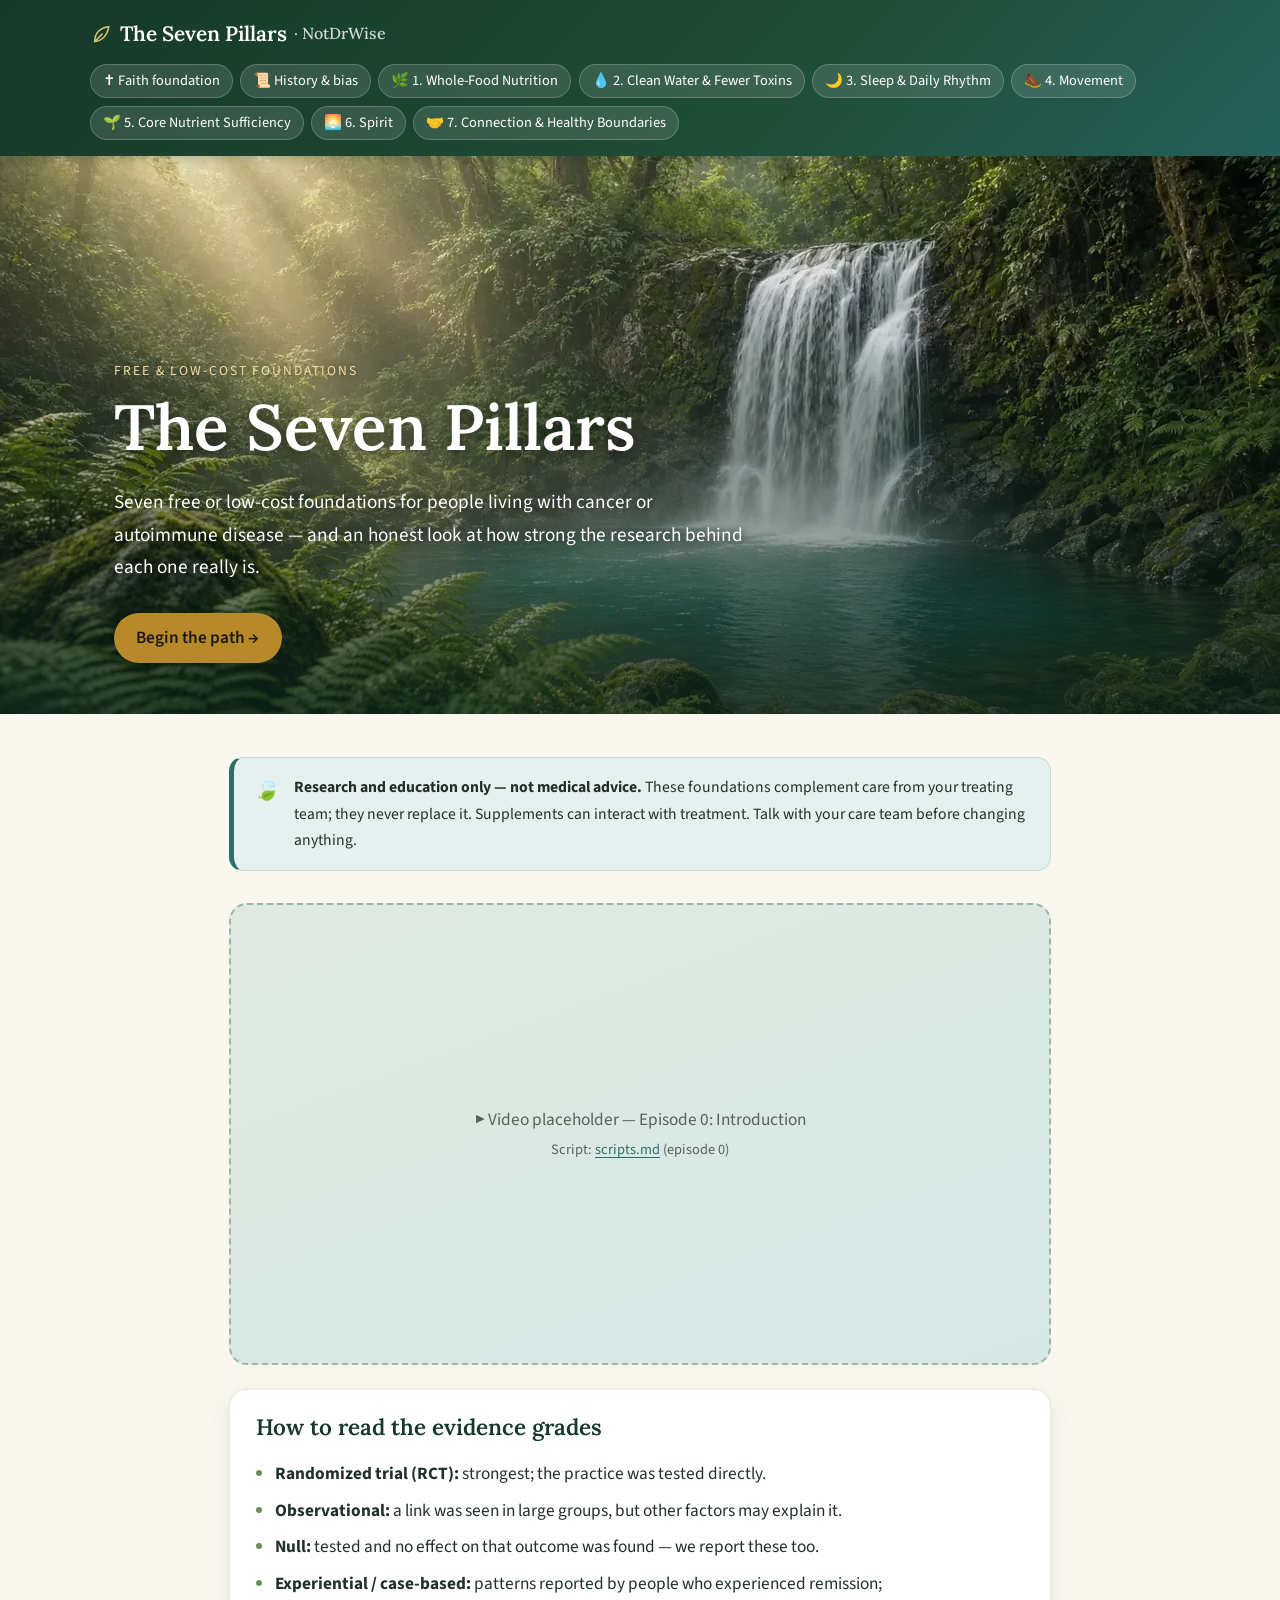
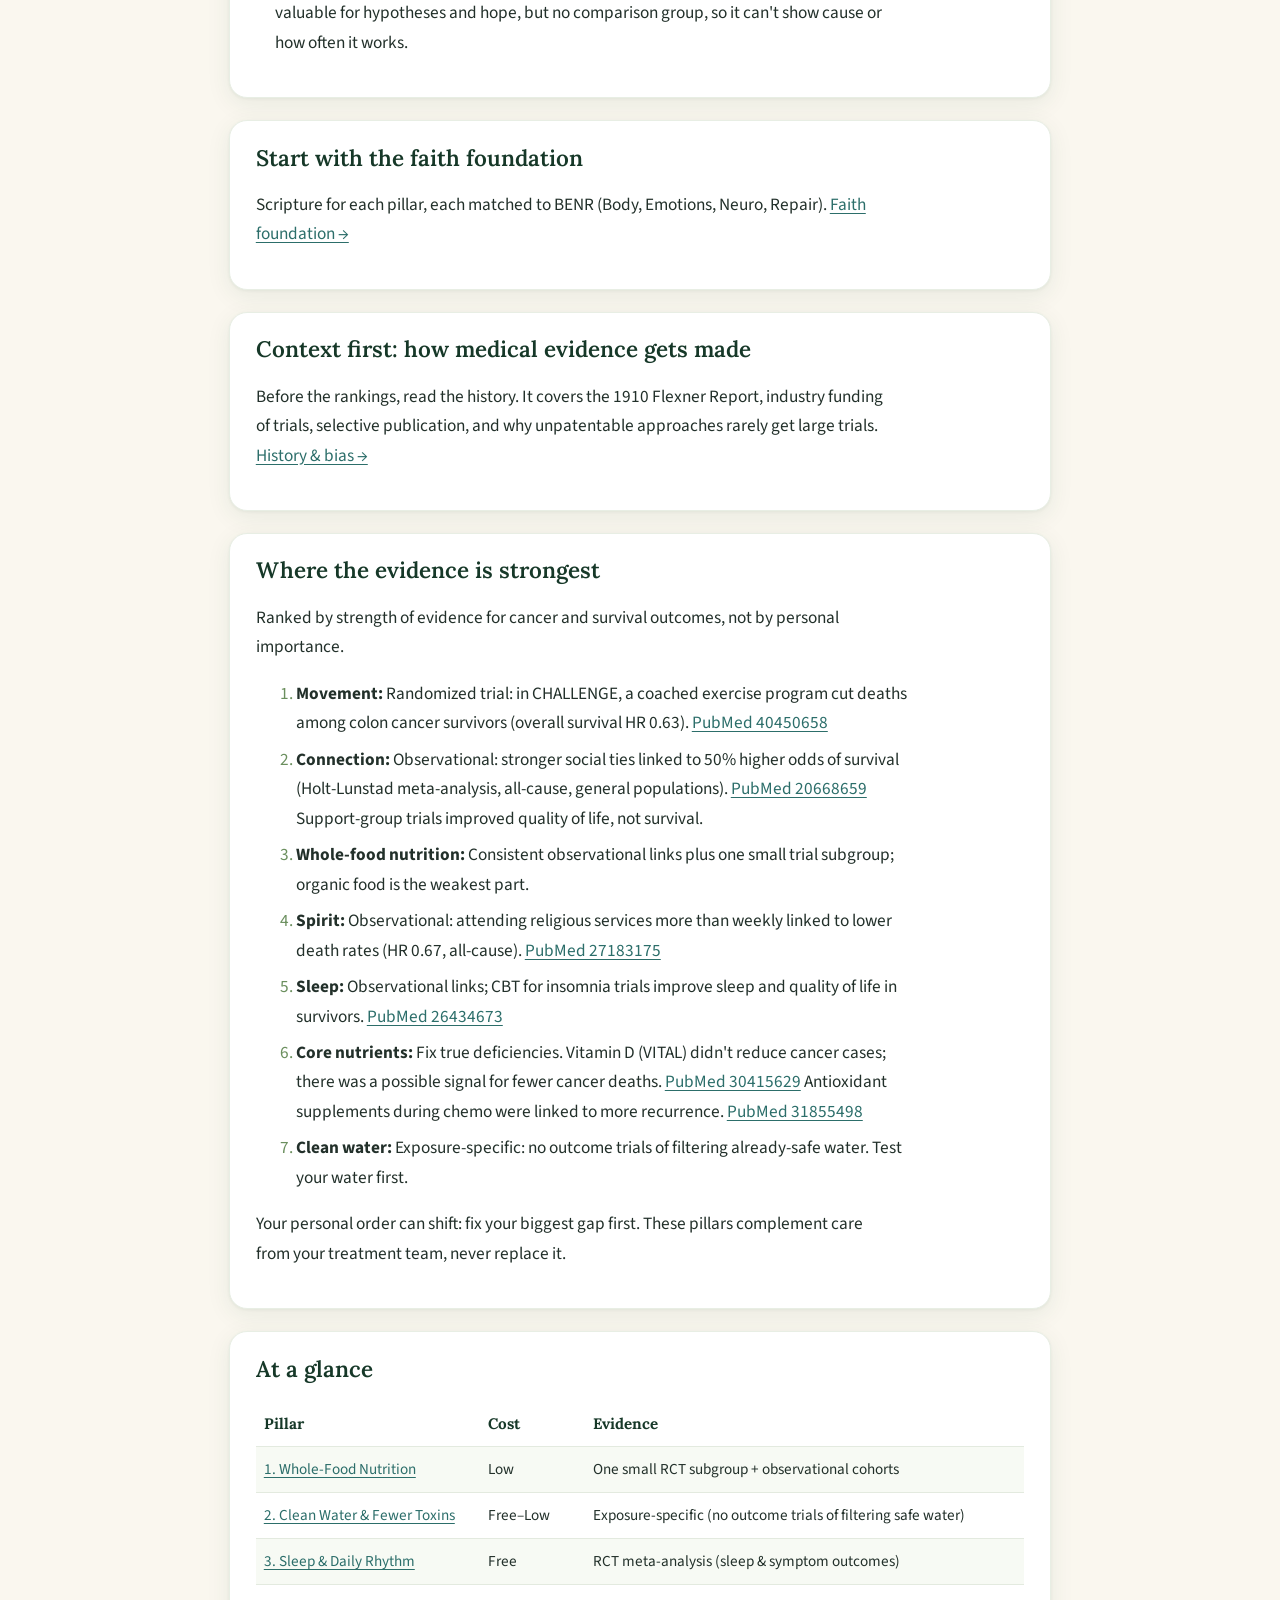
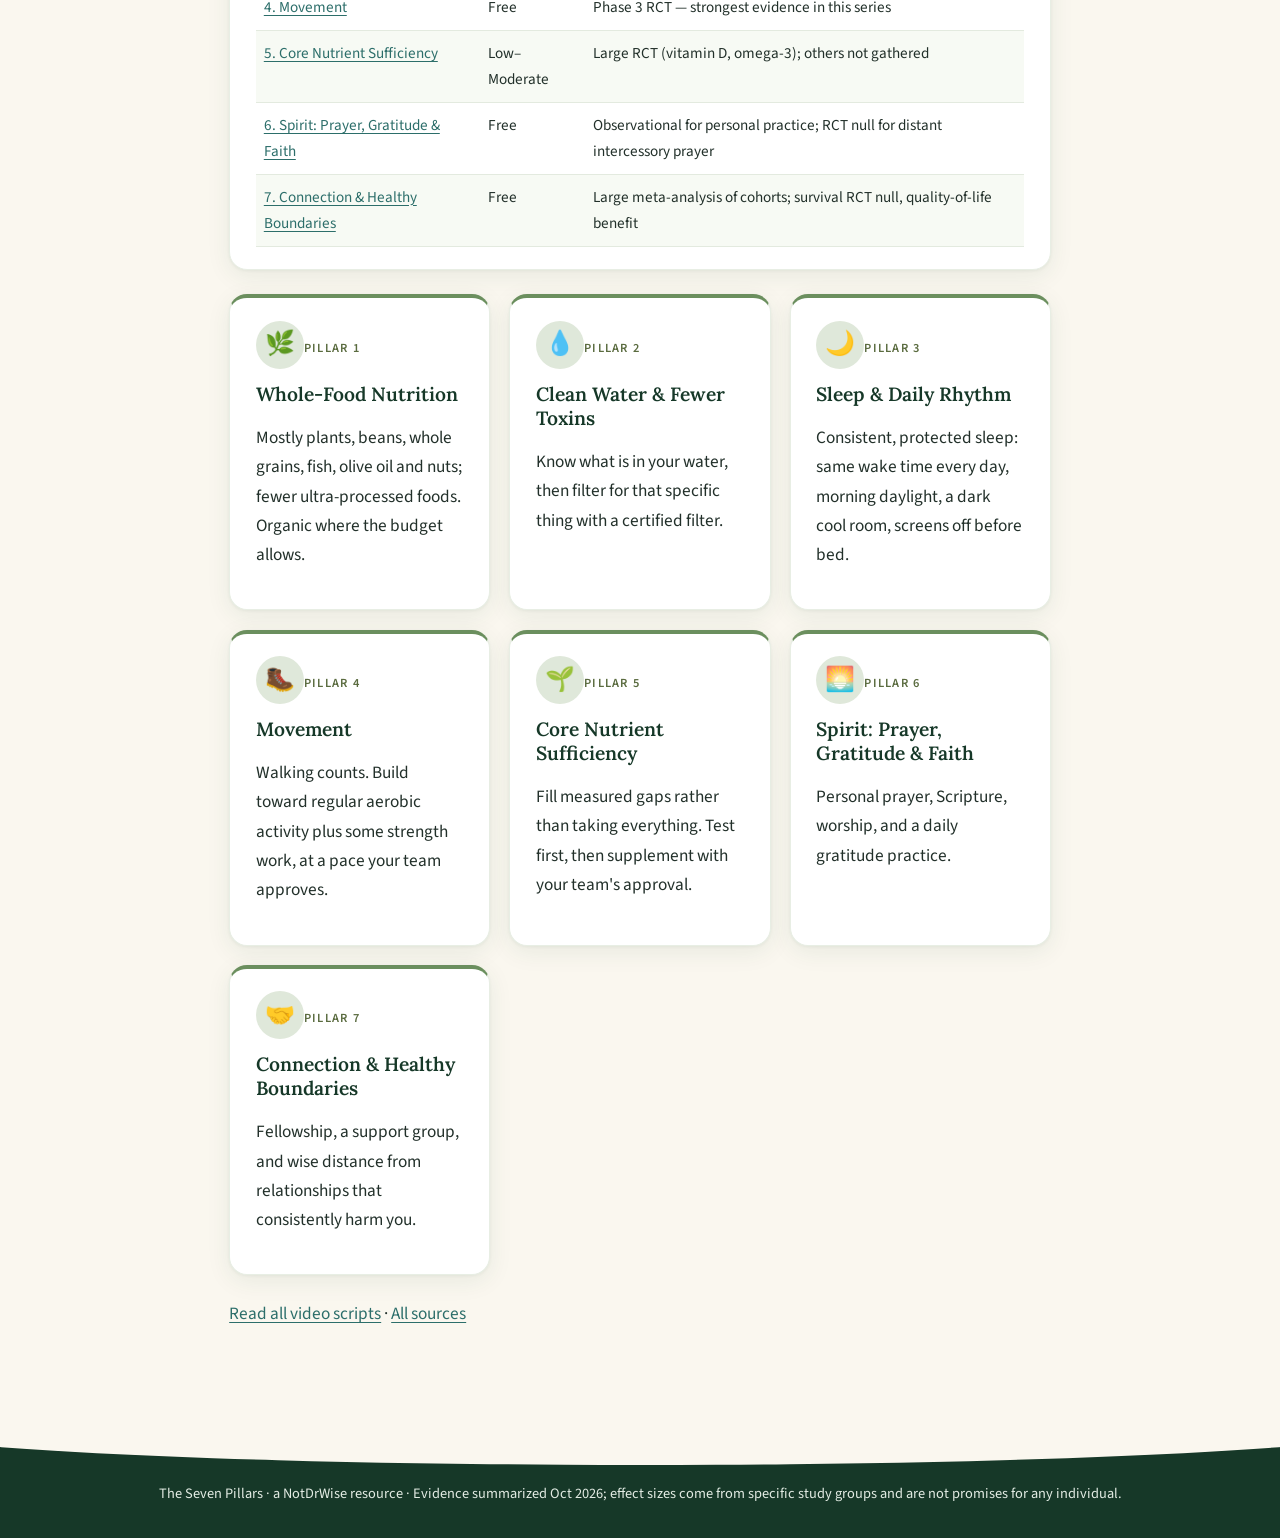
<file: index.html>
<!doctype html><html lang="en"><head><meta charset="utf-8"><meta name="viewport" content="width=device-width,initial-scale=1"><title>Home · The Seven Pillars</title><link rel="preconnect" href="https://fonts.googleapis.com"><link rel="preconnect" href="https://fonts.gstatic.com" crossorigin><link href="https://fonts.googleapis.com/css2?family=Lora:wght@500;600;700&family=Source+Sans+3:wght@400;600&display=swap" rel="stylesheet"><link rel="stylesheet" href="style.css"></head>
<body><header><div class="wrap"><a class="brand" href="index.html"><svg class="leaf" viewBox="0 0 24 24" aria-hidden="true"><path d="M5 21c0-9 6-15 15-16-1 9-7 15-15 16zm0 0l8-8" fill="none" stroke="currentColor" stroke-width="1.6" stroke-linecap="round"/></svg> The Seven Pillars <span>· NotDrWise</span></a><nav aria-label="Pillars"><a href="faith.html"><span aria-hidden="true">✝️</span> Faith foundation</a><a href="history.html"><span aria-hidden="true">📜</span> History &amp; bias</a><a href="nutrition.html"><span aria-hidden="true">🌿</span> 1. Whole-Food Nutrition</a><a href="water.html"><span aria-hidden="true">💧</span> 2. Clean Water &amp; Fewer Toxins</a><a href="sleep.html"><span aria-hidden="true">🌙</span> 3. Sleep &amp; Daily Rhythm</a><a href="movement.html"><span aria-hidden="true">🥾</span> 4. Movement</a><a href="nutrients.html"><span aria-hidden="true">🌱</span> 5. Core Nutrient Sufficiency</a><a href="spirit.html"><span aria-hidden="true">🌅</span> 6. Spirit</a><a href="connection.html"><span aria-hidden="true">🤝</span> 7. Connection &amp; Healthy Boundaries</a></nav></div></header><section class="hero"><div class="hero-in"><p class="eyebrow">Free &amp; low-cost foundations</p><h1>The Seven Pillars</h1><p>Seven free or low-cost foundations for people living with cancer or autoimmune disease — and an honest look at how strong the research behind each one really is.</p><a class="btn" href="faith.html">Begin the path →</a></div></section><main>
<div class="disc"><span class="disc-ic" aria-hidden="true">🍃</span><div><strong>Research and education only — not medical advice.</strong> These foundations complement care from your treating team; they never replace it. Supplements can interact with treatment. Talk with your care team before changing anything.</div></div>
<div class="video"><div>▶ Video placeholder — Episode 0: Introduction<br><small>Script: <a href="scripts.md">scripts.md</a> (episode 0)</small></div></div>
<div class="card"><h2>How to read the evidence grades</h2><ul><li><strong>Randomized trial (RCT):</strong> strongest; the practice was tested directly.</li><li><strong>Observational:</strong> a link was seen in large groups, but other factors may explain it.</li><li><strong>Null:</strong> tested and no effect on that outcome was found — we report these too.</li><li><strong>Experiential / case-based:</strong> patterns reported by people who experienced remission; valuable for hypotheses and hope, but no comparison group, so it can't show cause or how often it works.</li></ul></div>
<div class="card exp"><h2>Start with the faith foundation</h2><p>Scripture for each pillar, each matched to BENR (Body, Emotions, Neuro, Repair). <a href="faith.html">Faith foundation →</a></p></div>
<div class="card exp"><h2>Context first: how medical evidence gets made</h2><p>Before the rankings, read the history. It covers the 1910 Flexner Report, industry funding of trials, selective publication, and why unpatentable approaches rarely get large trials. <a href="history.html">History &amp; bias →</a></p></div>
<div class="card" id="ranking"><h2>Where the evidence is strongest</h2><p>Ranked by strength of evidence for cancer and survival outcomes, not by personal importance.</p><ol><li><strong>Movement:</strong> Randomized trial: in CHALLENGE, a coached exercise program cut deaths among colon cancer survivors (overall survival HR 0.63). <a href="https://pubmed.ncbi.nlm.nih.gov/40450658/">PubMed 40450658</a></li><li><strong>Connection:</strong> Observational: stronger social ties linked to 50% higher odds of survival (Holt-Lunstad meta-analysis, all-cause, general populations). <a href="https://pubmed.ncbi.nlm.nih.gov/20668659/">PubMed 20668659</a> Support-group trials improved quality of life, not survival.</li><li><strong>Whole-food nutrition:</strong> Consistent observational links plus one small trial subgroup; organic food is the weakest part.</li><li><strong>Spirit:</strong> Observational: attending religious services more than weekly linked to lower death rates (HR 0.67, all-cause). <a href="https://pubmed.ncbi.nlm.nih.gov/27183175/">PubMed 27183175</a></li><li><strong>Sleep:</strong> Observational links; CBT for insomnia trials improve sleep and quality of life in survivors. <a href="https://pubmed.ncbi.nlm.nih.gov/26434673/">PubMed 26434673</a></li><li><strong>Core nutrients:</strong> Fix true deficiencies. Vitamin D (VITAL) didn't reduce cancer cases; there was a possible signal for fewer cancer deaths. <a href="https://pubmed.ncbi.nlm.nih.gov/30415629/">PubMed 30415629</a> Antioxidant supplements during chemo were linked to more recurrence. <a href="https://pubmed.ncbi.nlm.nih.gov/31855498/">PubMed 31855498</a></li><li><strong>Clean water:</strong> Exposure-specific: no outcome trials of filtering already-safe water. Test your water first.</li></ol><p>Your personal order can shift: fix your biggest gap first. These pillars complement care from your treatment team, never replace it.</p></div>
<div class="card"><h2>At a glance</h2><table><tr><th>Pillar</th><th>Cost</th><th>Evidence</th></tr><tr><td><a href="nutrition.html">1. Whole-Food Nutrition</a></td><td>Low</td><td>One small RCT subgroup + observational cohorts</td></tr><tr><td><a href="water.html">2. Clean Water &amp; Fewer Toxins</a></td><td>Free–Low</td><td>Exposure-specific (no outcome trials of filtering safe water)</td></tr><tr><td><a href="sleep.html">3. Sleep &amp; Daily Rhythm</a></td><td>Free</td><td>RCT meta-analysis (sleep &amp; symptom outcomes)</td></tr><tr><td><a href="movement.html">4. Movement</a></td><td>Free</td><td>Phase 3 RCT — strongest evidence in this series</td></tr><tr><td><a href="nutrients.html">5. Core Nutrient Sufficiency</a></td><td>Low–Moderate</td><td>Large RCT (vitamin D, omega-3); others not gathered</td></tr><tr><td><a href="spirit.html">6. Spirit: Prayer, Gratitude &amp; Faith</a></td><td>Free</td><td>Observational for personal practice; RCT null for distant intercessory prayer</td></tr><tr><td><a href="connection.html">7. Connection &amp; Healthy Boundaries</a></td><td>Free</td><td>Large meta-analysis of cohorts; survival RCT null, quality-of-life benefit</td></tr></table></div>
<div class="grid"><a class="card pcard" href="nutrition.html"><span class="ic" aria-hidden="true">🌿</span><span class="tag">PILLAR 1</span><h3>Whole-Food Nutrition</h3><p>Mostly plants, beans, whole grains, fish, olive oil and nuts; fewer ultra-processed foods. Organic where the budget allows.</p></a><a class="card pcard" href="water.html"><span class="ic" aria-hidden="true">💧</span><span class="tag">PILLAR 2</span><h3>Clean Water &amp; Fewer Toxins</h3><p>Know what is in your water, then filter for that specific thing with a certified filter.</p></a><a class="card pcard" href="sleep.html"><span class="ic" aria-hidden="true">🌙</span><span class="tag">PILLAR 3</span><h3>Sleep &amp; Daily Rhythm</h3><p>Consistent, protected sleep: same wake time every day, morning daylight, a dark cool room, screens off before bed.</p></a><a class="card pcard" href="movement.html"><span class="ic" aria-hidden="true">🥾</span><span class="tag">PILLAR 4</span><h3>Movement</h3><p>Walking counts. Build toward regular aerobic activity plus some strength work, at a pace your team approves.</p></a><a class="card pcard" href="nutrients.html"><span class="ic" aria-hidden="true">🌱</span><span class="tag">PILLAR 5</span><h3>Core Nutrient Sufficiency</h3><p>Fill measured gaps rather than taking everything. Test first, then supplement with your team&#x27;s approval.</p></a><a class="card pcard" href="spirit.html"><span class="ic" aria-hidden="true">🌅</span><span class="tag">PILLAR 6</span><h3>Spirit: Prayer, Gratitude &amp; Faith</h3><p>Personal prayer, Scripture, worship, and a daily gratitude practice.</p></a><a class="card pcard" href="connection.html"><span class="ic" aria-hidden="true">🤝</span><span class="tag">PILLAR 7</span><h3>Connection &amp; Healthy Boundaries</h3><p>Fellowship, a support group, and wise distance from relationships that consistently harm you.</p></a></div>
<p><a href="scripts.md">Read all video scripts</a> · <a href="sources.html">All sources</a></p></main><footer><div class="wave" aria-hidden="true"></div>The Seven Pillars · a NotDrWise resource · Evidence summarized Oct 2026; effect sizes come from specific study groups and are not promises for any individual.</footer></body></html>
</file>
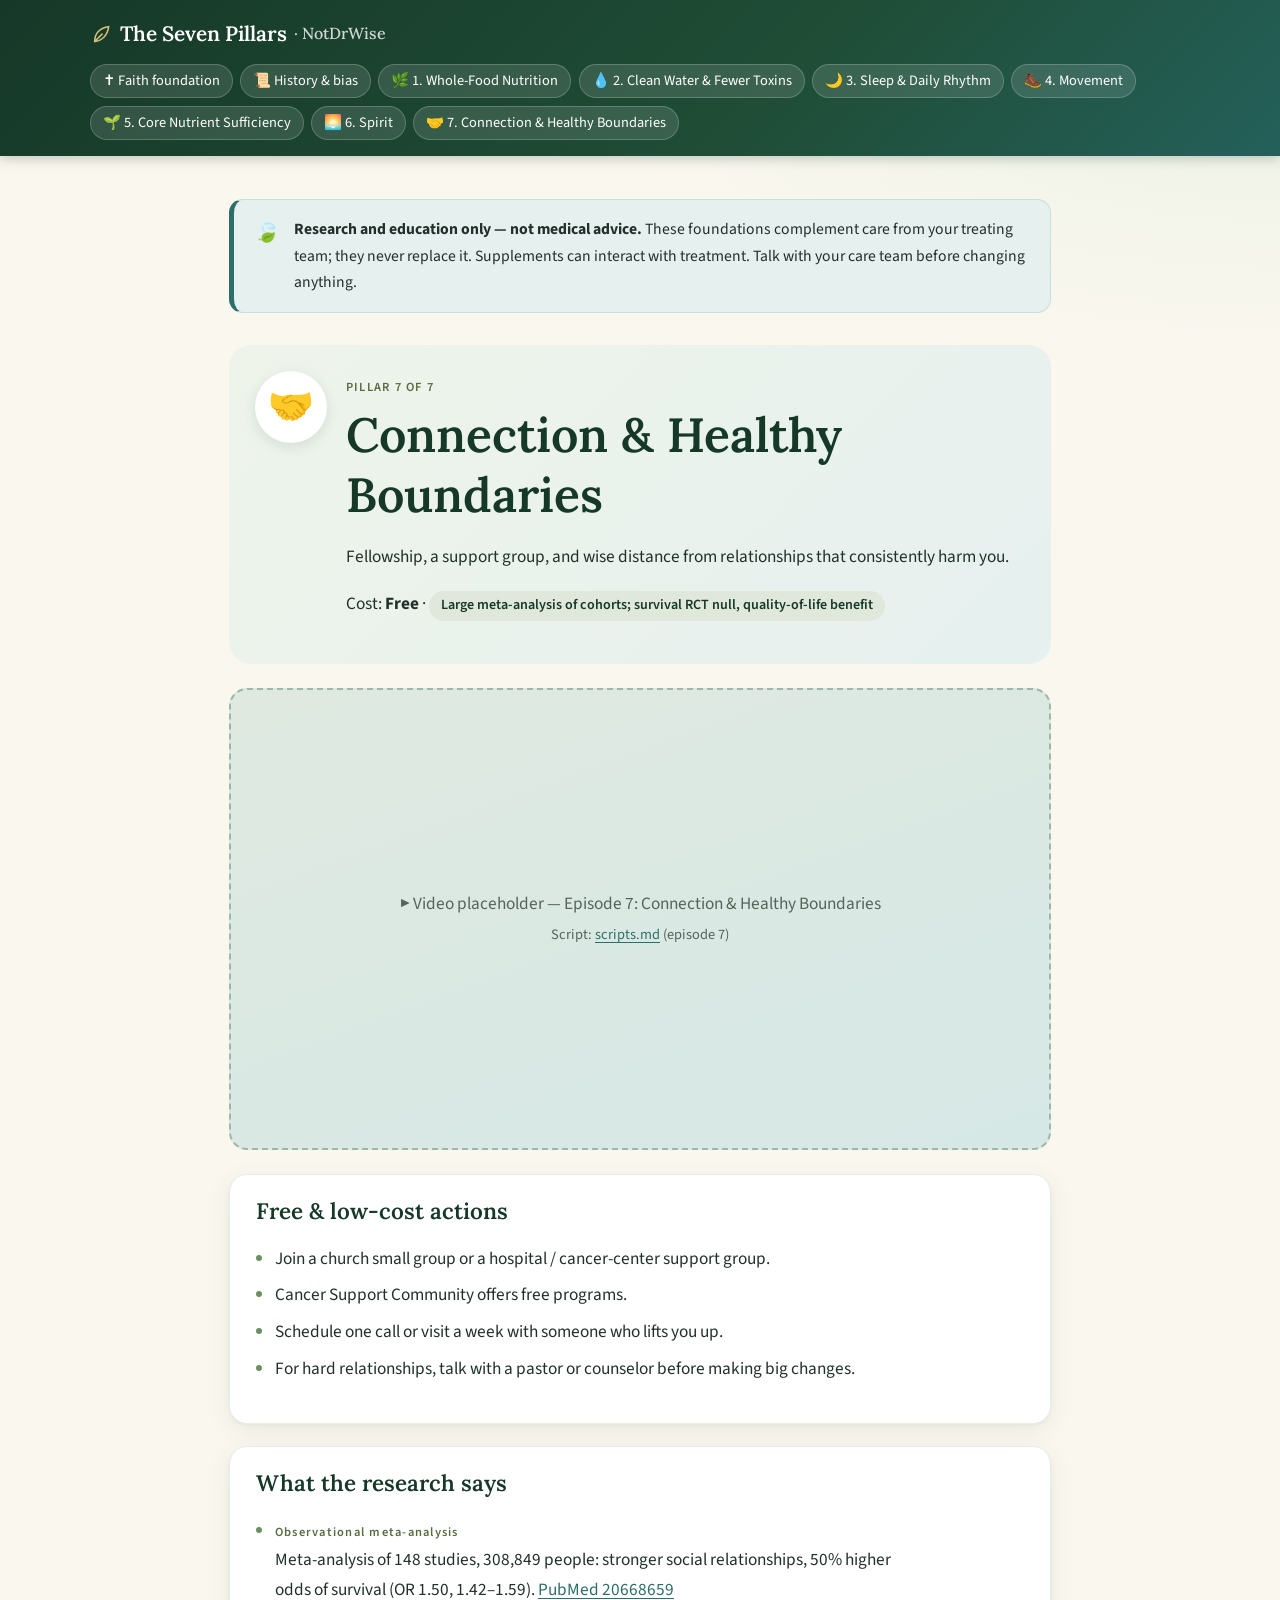
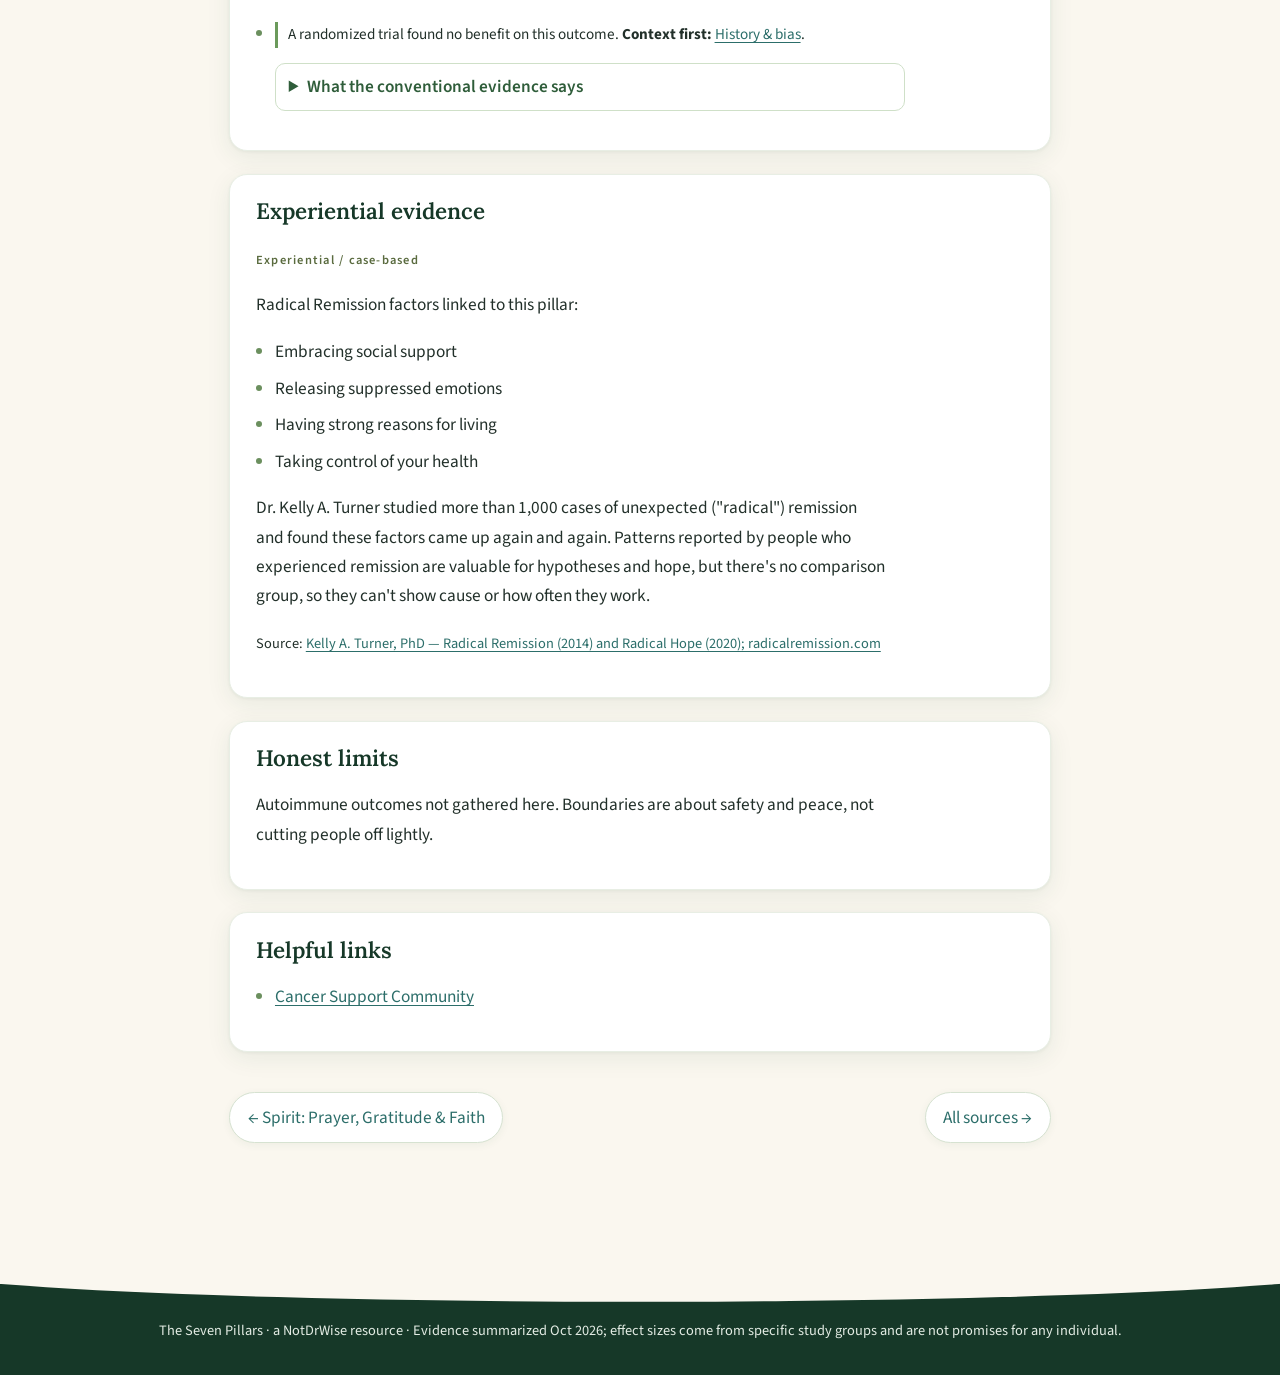
<file: connection.html>
<!doctype html><html lang="en"><head><meta charset="utf-8"><meta name="viewport" content="width=device-width,initial-scale=1"><title>Connection &amp; Healthy Boundaries · The Seven Pillars</title><link rel="preconnect" href="https://fonts.googleapis.com"><link rel="preconnect" href="https://fonts.gstatic.com" crossorigin><link href="https://fonts.googleapis.com/css2?family=Lora:wght@500;600;700&family=Source+Sans+3:wght@400;600&display=swap" rel="stylesheet"><link rel="stylesheet" href="style.css"></head>
<body><header><div class="wrap"><a class="brand" href="index.html"><svg class="leaf" viewBox="0 0 24 24" aria-hidden="true"><path d="M5 21c0-9 6-15 15-16-1 9-7 15-15 16zm0 0l8-8" fill="none" stroke="currentColor" stroke-width="1.6" stroke-linecap="round"/></svg> The Seven Pillars <span>· NotDrWise</span></a><nav aria-label="Pillars"><a href="faith.html"><span aria-hidden="true">✝️</span> Faith foundation</a><a href="history.html"><span aria-hidden="true">📜</span> History &amp; bias</a><a href="nutrition.html"><span aria-hidden="true">🌿</span> 1. Whole-Food Nutrition</a><a href="water.html"><span aria-hidden="true">💧</span> 2. Clean Water &amp; Fewer Toxins</a><a href="sleep.html"><span aria-hidden="true">🌙</span> 3. Sleep &amp; Daily Rhythm</a><a href="movement.html"><span aria-hidden="true">🥾</span> 4. Movement</a><a href="nutrients.html"><span aria-hidden="true">🌱</span> 5. Core Nutrient Sufficiency</a><a href="spirit.html"><span aria-hidden="true">🌅</span> 6. Spirit</a><a href="connection.html"><span aria-hidden="true">🤝</span> 7. Connection &amp; Healthy Boundaries</a></nav></div></header><main>
<div class="disc"><span class="disc-ic" aria-hidden="true">🍃</span><div><strong>Research and education only — not medical advice.</strong> These foundations complement care from your treating team; they never replace it. Supplements can interact with treatment. Talk with your care team before changing anything.</div></div>
<section class="phead"><span class="bigic" aria-hidden="true">🤝</span><div><span class="tag">PILLAR 7 OF 7</span><h1>Connection &amp; Healthy Boundaries</h1><p>Fellowship, a support group, and wise distance from relationships that consistently harm you.</p><p>Cost: <strong>Free</strong> · <span class="grade">Large meta-analysis of cohorts; survival RCT null, quality-of-life benefit</span></p></div></section>
<div class="video"><div>▶ Video placeholder — Episode 7: Connection &amp; Healthy Boundaries<br><small>Script: <a href="scripts.md">scripts.md</a> (episode 7)</small></div></div>
<div class="card"><h2>Free & low-cost actions</h2><ul><li>Join a church small group or a hospital / cancer-center support group.</li><li>Cancer Support Community offers free programs.</li><li>Schedule one call or visit a week with someone who lifts you up.</li><li>For hard relationships, talk with a pastor or counselor before making big changes.</li></ul></div>
<div class="card"><h2>What the research says</h2><ul><li><span class="tag">Observational meta-analysis</span><br>Meta-analysis of 148 studies, 308,849 people: stronger social relationships, 50% higher odds of survival (OR 1.50, 1.42–1.59). <a href="https://pubmed.ncbi.nlm.nih.gov/20668659/">PubMed 20668659</a></li><li><p class="ctx">A randomized trial found no benefit on this outcome. <strong>Context first:</strong> <a href="history.html">History &amp; bias</a>.</p><details><summary>What the conventional evidence says</summary><span class="tag">RCT — null for survival</span><br>Randomized trial, 235 women with metastatic breast cancer: group support did not extend survival (HR 1.23, 0.88–1.72) but improved mood and pain, most in distressed women. <a href="https://pubmed.ncbi.nlm.nih.gov/11742045/">PubMed 11742045</a></details></li></ul></div>
<div class="card exp"><h2>Experiential evidence</h2><p><span class="tag">Experiential / case-based</span></p><p>Radical Remission factors linked to this pillar:</p><ul><li>Embracing social support</li><li>Releasing suppressed emotions</li><li>Having strong reasons for living</li><li>Taking control of your health</li></ul><p>Dr. Kelly A. Turner studied more than 1,000 cases of unexpected (&quot;radical&quot;) remission and found these factors came up again and again. Patterns reported by people who experienced remission are valuable for hypotheses and hope, but there&#x27;s no comparison group, so they can&#x27;t show cause or how often they work.</p><p><small>Source: <a href="https://www.radicalremission.com/">Kelly A. Turner, PhD — Radical Remission (2014) and Radical Hope (2020); radicalremission.com</a></small></p></div>
<div class="card"><h2>Honest limits</h2><p>Autoimmune outcomes not gathered here. Boundaries are about safety and peace, not cutting people off lightly.</p></div>
<div class="card"><h2>Helpful links</h2><ul><li><a href="https://www.cancersupportcommunity.org/">Cancer Support Community</a></li></ul></div><div class="pn"><a href="spirit.html">← Spirit: Prayer, Gratitude & Faith</a><a href="sources.html">All sources →</a></div></main><footer><div class="wave" aria-hidden="true"></div>The Seven Pillars · a NotDrWise resource · Evidence summarized Oct 2026; effect sizes come from specific study groups and are not promises for any individual.</footer></body></html>
</file>
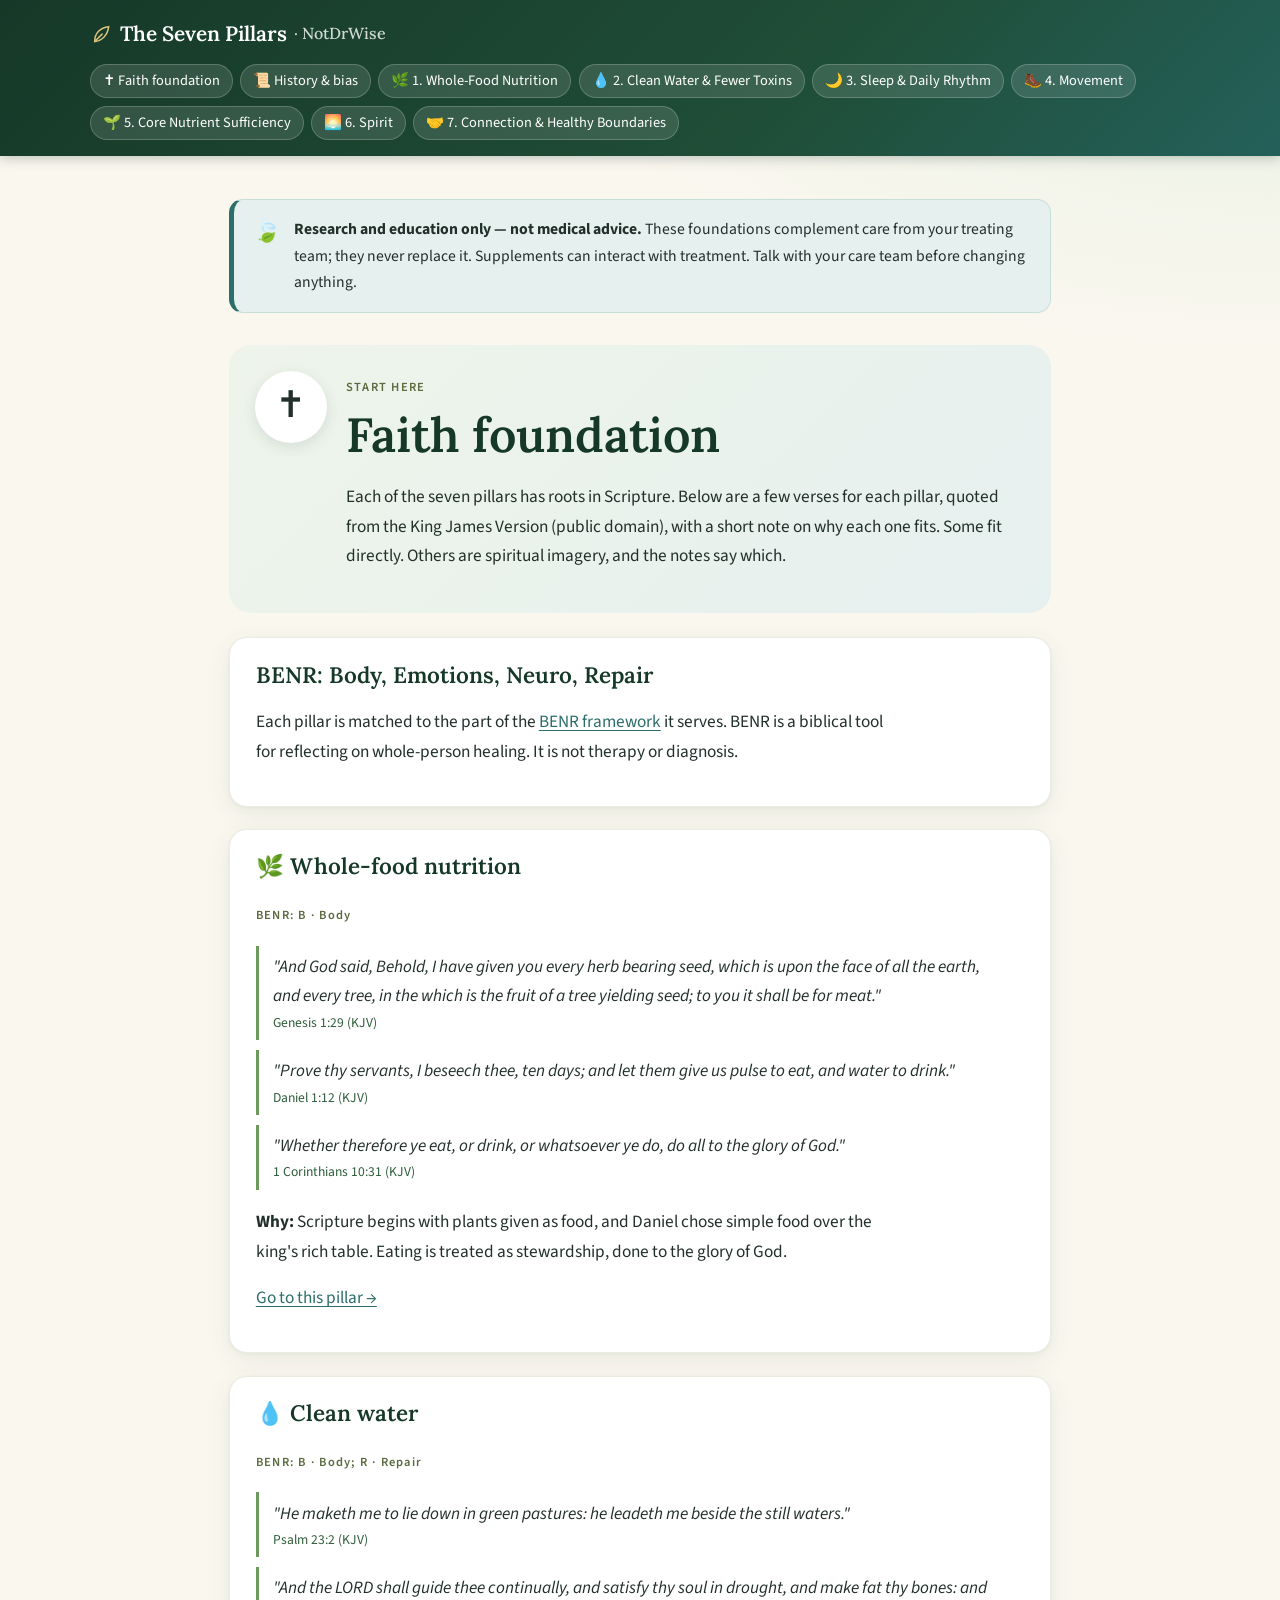
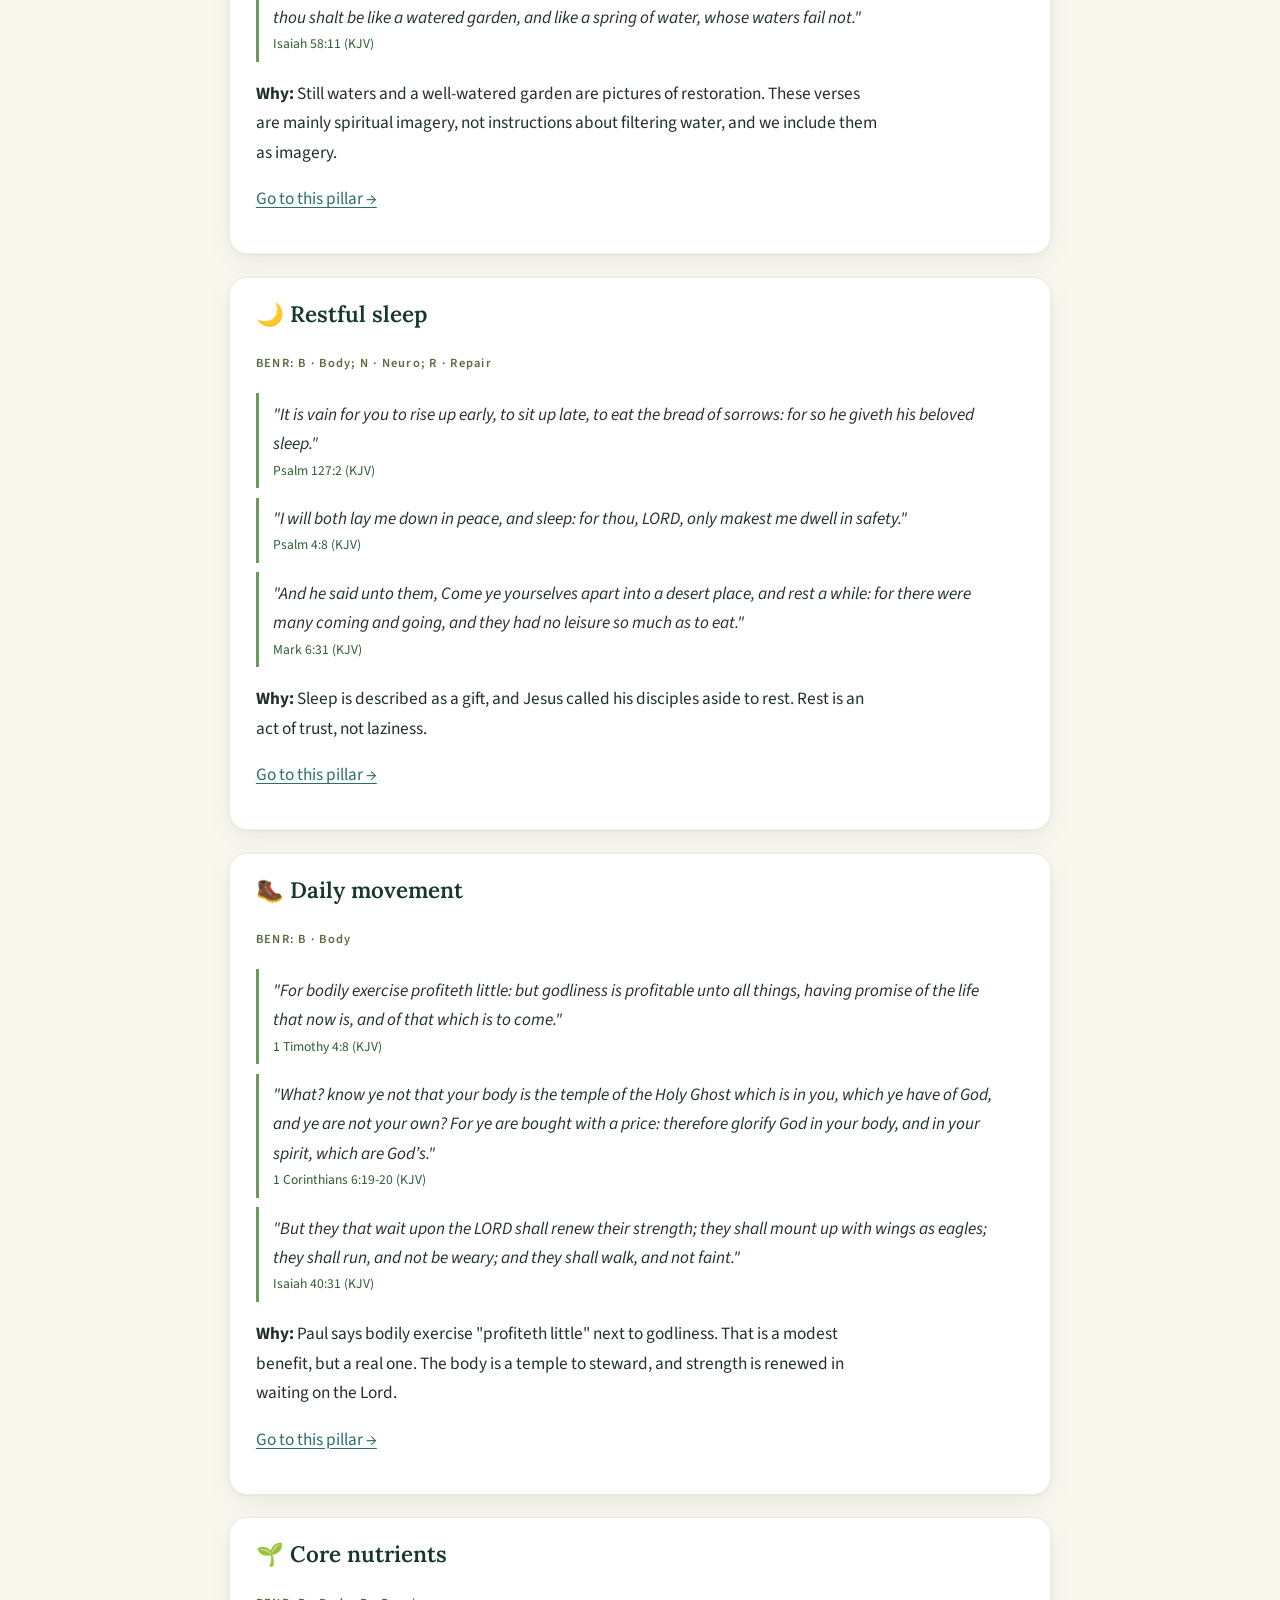
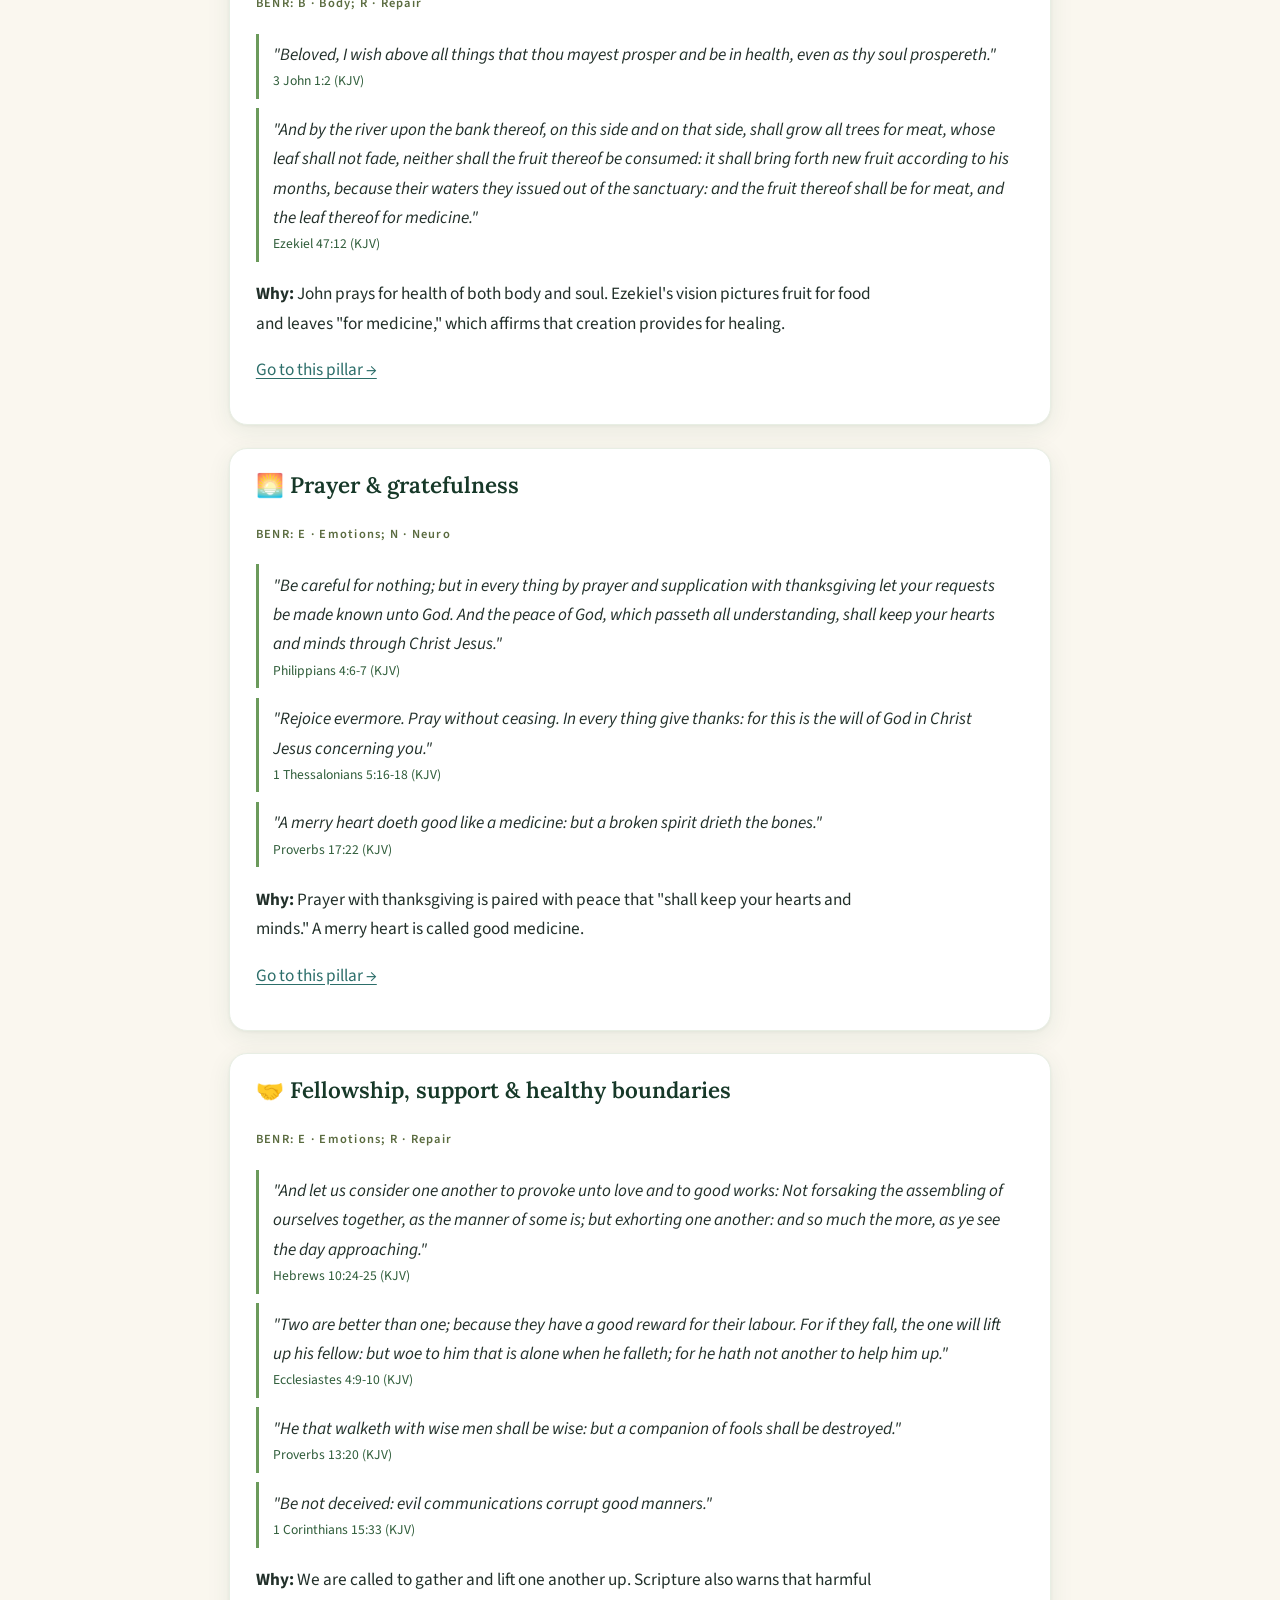
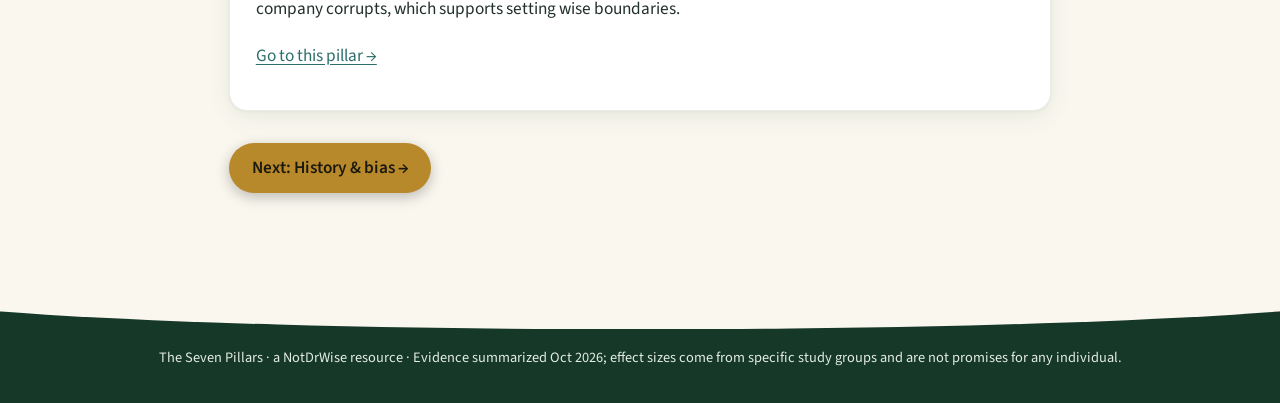
<file: faith.html>
<!doctype html><html lang="en"><head><meta charset="utf-8"><meta name="viewport" content="width=device-width,initial-scale=1"><title>Faith foundation · The Seven Pillars</title><link rel="preconnect" href="https://fonts.googleapis.com"><link rel="preconnect" href="https://fonts.gstatic.com" crossorigin><link href="https://fonts.googleapis.com/css2?family=Lora:wght@500;600;700&family=Source+Sans+3:wght@400;600&display=swap" rel="stylesheet"><link rel="stylesheet" href="style.css"></head>
<body><header><div class="wrap"><a class="brand" href="index.html"><svg class="leaf" viewBox="0 0 24 24" aria-hidden="true"><path d="M5 21c0-9 6-15 15-16-1 9-7 15-15 16zm0 0l8-8" fill="none" stroke="currentColor" stroke-width="1.6" stroke-linecap="round"/></svg> The Seven Pillars <span>· NotDrWise</span></a><nav aria-label="Pillars"><a href="faith.html"><span aria-hidden="true">✝️</span> Faith foundation</a><a href="history.html"><span aria-hidden="true">📜</span> History &amp; bias</a><a href="nutrition.html"><span aria-hidden="true">🌿</span> 1. Whole-Food Nutrition</a><a href="water.html"><span aria-hidden="true">💧</span> 2. Clean Water &amp; Fewer Toxins</a><a href="sleep.html"><span aria-hidden="true">🌙</span> 3. Sleep &amp; Daily Rhythm</a><a href="movement.html"><span aria-hidden="true">🥾</span> 4. Movement</a><a href="nutrients.html"><span aria-hidden="true">🌱</span> 5. Core Nutrient Sufficiency</a><a href="spirit.html"><span aria-hidden="true">🌅</span> 6. Spirit</a><a href="connection.html"><span aria-hidden="true">🤝</span> 7. Connection &amp; Healthy Boundaries</a></nav></div></header><main>
<div class="disc"><span class="disc-ic" aria-hidden="true">🍃</span><div><strong>Research and education only — not medical advice.</strong> These foundations complement care from your treating team; they never replace it. Supplements can interact with treatment. Talk with your care team before changing anything.</div></div>
<section class="phead"><span class="bigic" aria-hidden="true">✝️</span><div><span class="tag">START HERE</span><h1>Faith foundation</h1><p>Each of the seven pillars has roots in Scripture. Below are a few verses for each pillar, quoted from the King James Version (public domain), with a short note on why each one fits. Some fit directly. Others are spiritual imagery, and the notes say which.</p></div></section>
<div class="card exp"><h2>BENR: Body, Emotions, Neuro, Repair</h2><p>Each pillar is matched to the part of the <a href="https://staytheway.com/benr/">BENR framework</a> it serves. BENR is a biblical tool for reflecting on whole-person healing. It is not therapy or diagnosis.</p></div>
<div class="card"><h2>🌿 Whole-food nutrition</h2><p><span class="tag">BENR: B · Body</span></p><blockquote>"And God said, Behold, I have given you every herb bearing seed, which
is upon the face of all the earth, and every tree, in the which
is the fruit of a tree yielding seed; to you it shall be for meat." <cite>Genesis 1:29 (KJV)</cite></blockquote><blockquote>"Prove thy servants, I beseech thee, ten days; and let them give us pulse to eat, and water to drink." <cite>Daniel 1:12 (KJV)</cite></blockquote><blockquote>"Whether therefore ye eat, or drink, or whatsoever ye do, do all to the glory of God." <cite>1 Corinthians 10:31 (KJV)</cite></blockquote><p><strong>Why:</strong> Scripture begins with plants given as food, and Daniel chose simple food over the king&#x27;s rich table. Eating is treated as stewardship, done to the glory of God.</p><p><a href="nutrition.html">Go to this pillar →</a></p></div><div class="card"><h2>💧 Clean water</h2><p><span class="tag">BENR: B · Body; R · Repair</span></p><blockquote>"He maketh me to lie down in green pastures: he leadeth me beside the still waters." <cite>Psalm 23:2 (KJV)</cite></blockquote><blockquote>"And the LORD shall guide thee continually, and satisfy thy soul in drought, and make fat thy bones: and thou shalt be like a watered garden, and like a spring of water, whose waters fail not." <cite>Isaiah 58:11 (KJV)</cite></blockquote><p><strong>Why:</strong> Still waters and a well-watered garden are pictures of restoration. These verses are mainly spiritual imagery, not instructions about filtering water, and we include them as imagery.</p><p><a href="water.html">Go to this pillar →</a></p></div><div class="card"><h2>🌙 Restful sleep</h2><p><span class="tag">BENR: B · Body; N · Neuro; R · Repair</span></p><blockquote>"It is vain for you to rise up early, to sit up late, to eat the bread of sorrows:
for so he giveth his beloved sleep." <cite>Psalm 127:2 (KJV)</cite></blockquote><blockquote>"I will both lay me down in peace, and sleep: for thou, LORD, only makest me dwell in safety." <cite>Psalm 4:8 (KJV)</cite></blockquote><blockquote>"And he said unto them,
Come ye yourselves apart into a desert place, and rest a while: for there were many coming and going, and they had no leisure so much as to eat." <cite>Mark 6:31 (KJV)</cite></blockquote><p><strong>Why:</strong> Sleep is described as a gift, and Jesus called his disciples aside to rest. Rest is an act of trust, not laziness.</p><p><a href="sleep.html">Go to this pillar →</a></p></div><div class="card"><h2>🥾 Daily movement</h2><p><span class="tag">BENR: B · Body</span></p><blockquote>"For bodily exercise profiteth little: but godliness is profitable unto all things, having promise of the life that now is, and of that which is to come." <cite>1 Timothy 4:8 (KJV)</cite></blockquote><blockquote>"What? know ye not that your body is the temple of the Holy Ghost
which is in you, which ye have of God, and ye are not your own? For ye are bought with a price: therefore glorify God in your body, and in your spirit, which are God’s." <cite>1 Corinthians 6:19-20 (KJV)</cite></blockquote><blockquote>"But they that wait upon the LORD shall renew
their strength; they shall mount up with wings as eagles; they shall run, and not be weary;
and they shall walk, and not faint." <cite>Isaiah 40:31 (KJV)</cite></blockquote><p><strong>Why:</strong> Paul says bodily exercise &quot;profiteth little&quot; next to godliness. That is a modest benefit, but a real one. The body is a temple to steward, and strength is renewed in waiting on the Lord.</p><p><a href="movement.html">Go to this pillar →</a></p></div><div class="card"><h2>🌱 Core nutrients</h2><p><span class="tag">BENR: B · Body; R · Repair</span></p><blockquote>"Beloved, I wish above all things that thou mayest prosper and be in health, even as thy soul prospereth." <cite>3 John 1:2 (KJV)</cite></blockquote><blockquote>"And by the river upon the bank thereof, on this side and on that side, shall grow all trees for meat, whose leaf shall not fade, neither shall the fruit thereof be consumed: it shall bring forth new fruit according to his months, because their waters they issued out of the sanctuary: and the fruit thereof shall be for meat, and the leaf thereof for medicine." <cite>Ezekiel 47:12 (KJV)</cite></blockquote><p><strong>Why:</strong> John prays for health of both body and soul. Ezekiel&#x27;s vision pictures fruit for food and leaves &quot;for medicine,&quot; which affirms that creation provides for healing.</p><p><a href="nutrients.html">Go to this pillar →</a></p></div><div class="card"><h2>🌅 Prayer &amp; gratefulness</h2><p><span class="tag">BENR: E · Emotions; N · Neuro</span></p><blockquote>"Be careful for nothing; but in every thing by prayer and supplication with thanksgiving let your requests be made known unto God. And the peace of God, which passeth all understanding, shall keep your hearts and minds through Christ Jesus." <cite>Philippians 4:6-7 (KJV)</cite></blockquote><blockquote>"Rejoice evermore. Pray without ceasing. In every thing give thanks: for this is the will of God in Christ Jesus concerning you." <cite>1 Thessalonians 5:16-18 (KJV)</cite></blockquote><blockquote>"A merry heart doeth good
like a medicine: but a broken spirit drieth the bones." <cite>Proverbs 17:22 (KJV)</cite></blockquote><p><strong>Why:</strong> Prayer with thanksgiving is paired with peace that &quot;shall keep your hearts and minds.&quot; A merry heart is called good medicine.</p><p><a href="spirit.html">Go to this pillar →</a></p></div><div class="card"><h2>🤝 Fellowship, support &amp; healthy boundaries</h2><p><span class="tag">BENR: E · Emotions; R · Repair</span></p><blockquote>"And let us consider one another to provoke unto love and to good works: Not forsaking the assembling of ourselves together, as the manner of some
is; but exhorting
one another: and so much the more, as ye see the day approaching." <cite>Hebrews 10:24-25 (KJV)</cite></blockquote><blockquote>"Two
are better than one; because they have a good reward for their labour. For if they fall, the one will lift up his fellow: but woe to him
that is alone when he falleth; for
he hath not another to help him up." <cite>Ecclesiastes 4:9-10 (KJV)</cite></blockquote><blockquote>"He that walketh with wise
men shall be wise: but a companion of fools shall be destroyed." <cite>Proverbs 13:20 (KJV)</cite></blockquote><blockquote>"Be not deceived: evil communications corrupt good manners." <cite>1 Corinthians 15:33 (KJV)</cite></blockquote><p><strong>Why:</strong> We are called to gather and lift one another up. Scripture also warns that harmful company corrupts, which supports setting wise boundaries.</p><p><a href="connection.html">Go to this pillar →</a></p></div><p><a class="btn" href="history.html">Next: History &amp; bias →</a></p></main><footer><div class="wave" aria-hidden="true"></div>The Seven Pillars · a NotDrWise resource · Evidence summarized Oct 2026; effect sizes come from specific study groups and are not promises for any individual.</footer></body></html>
</file>
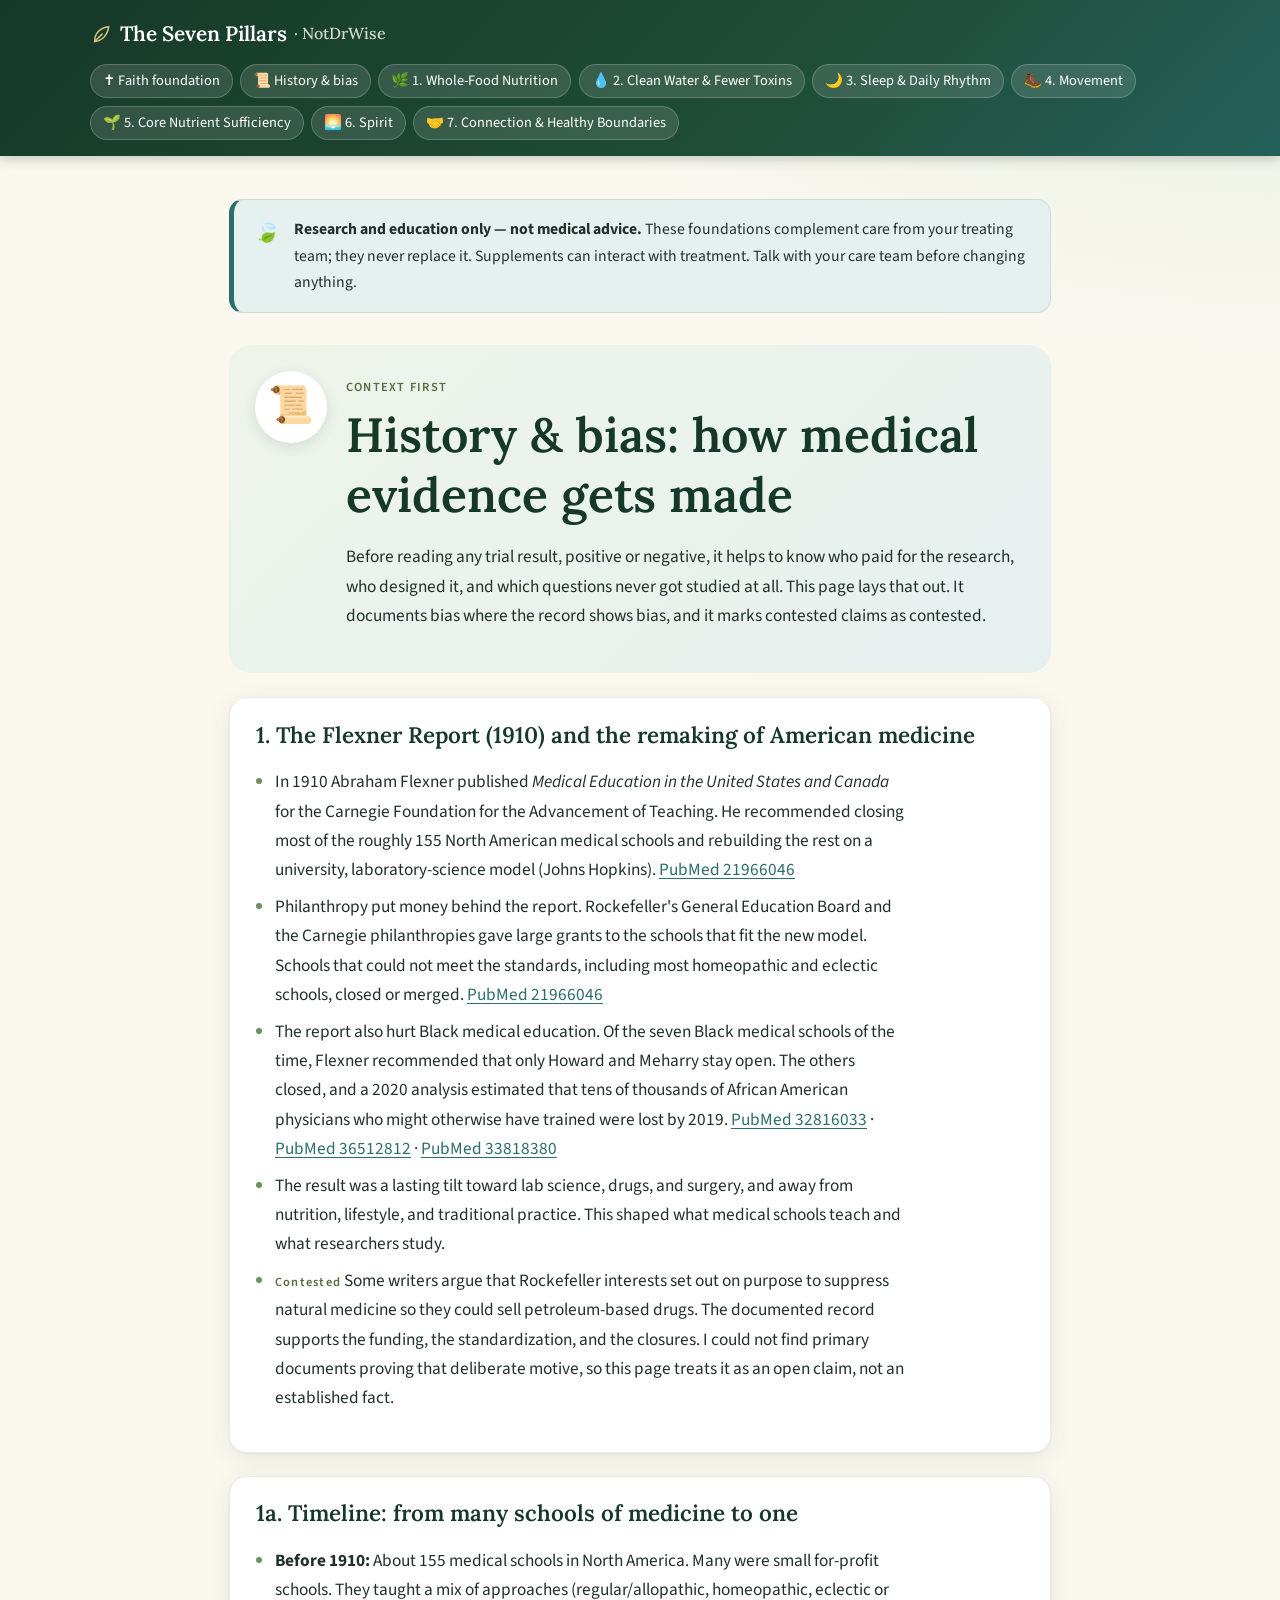
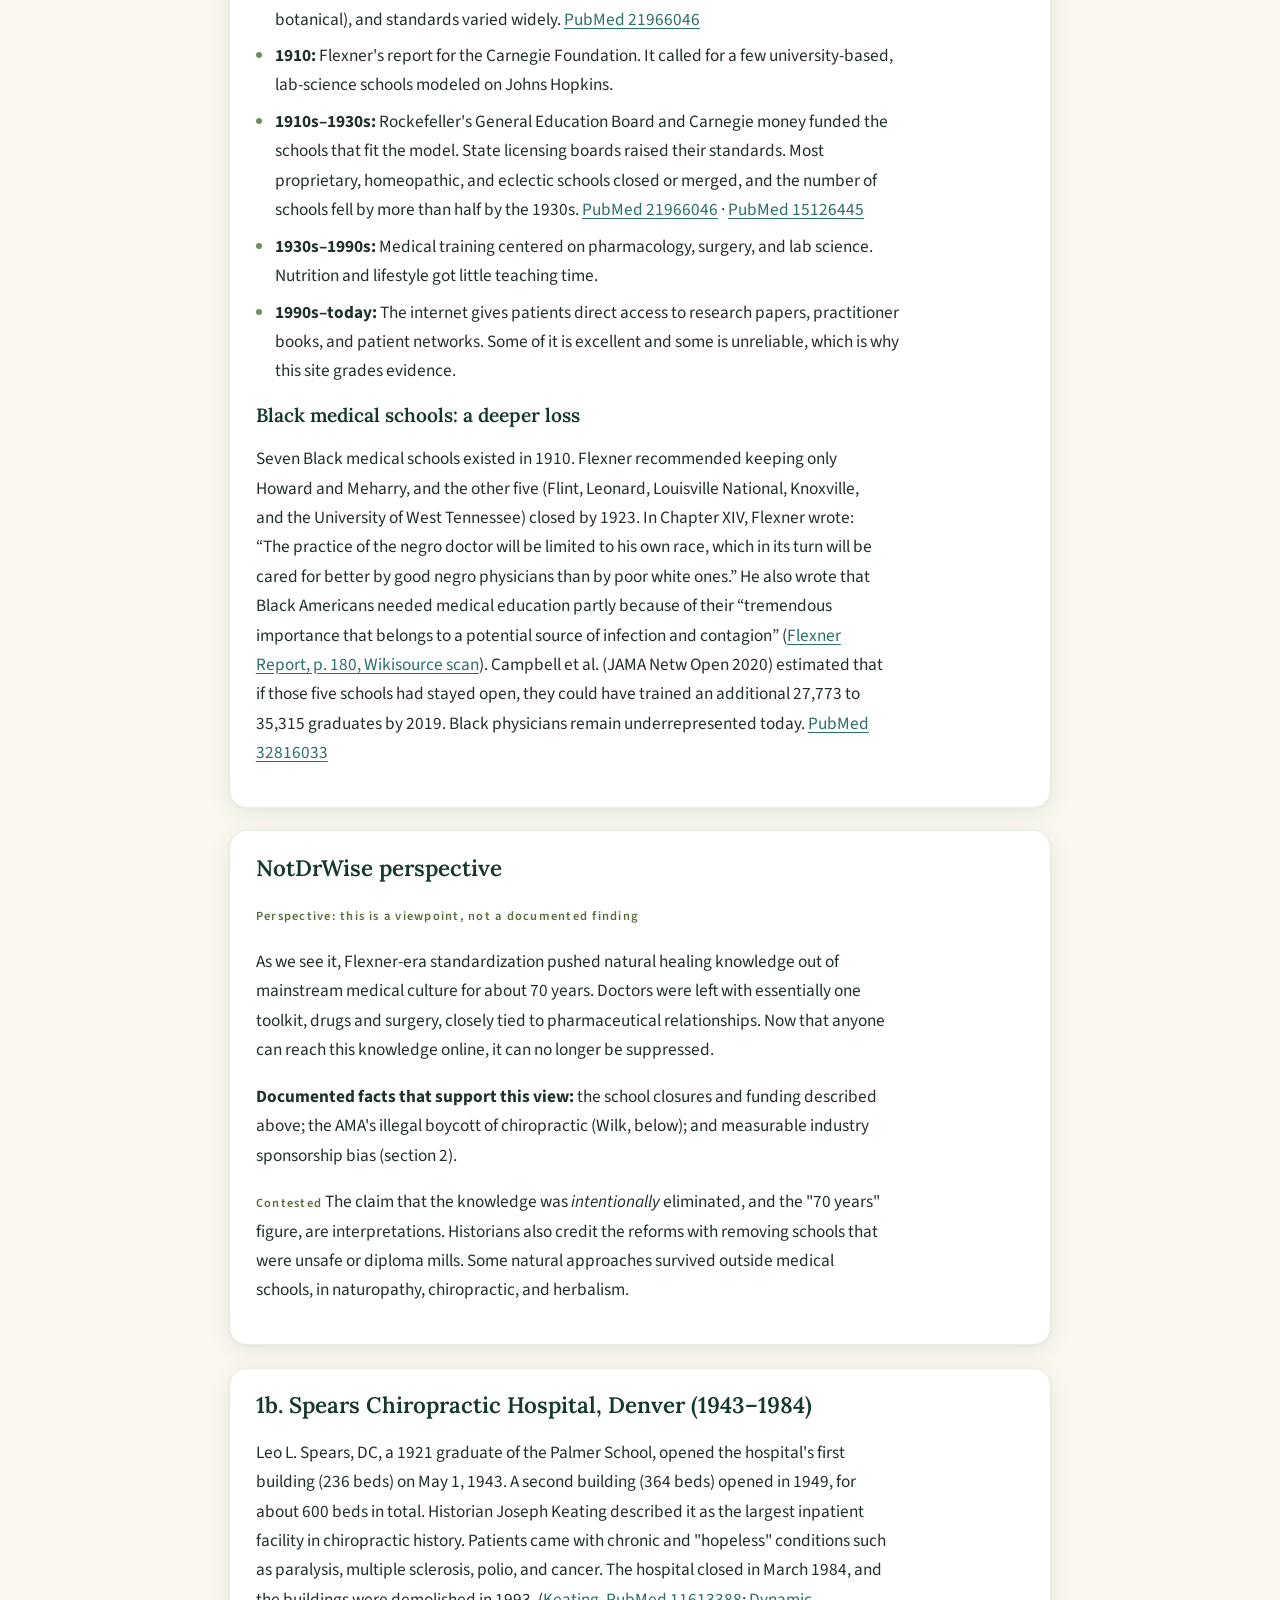
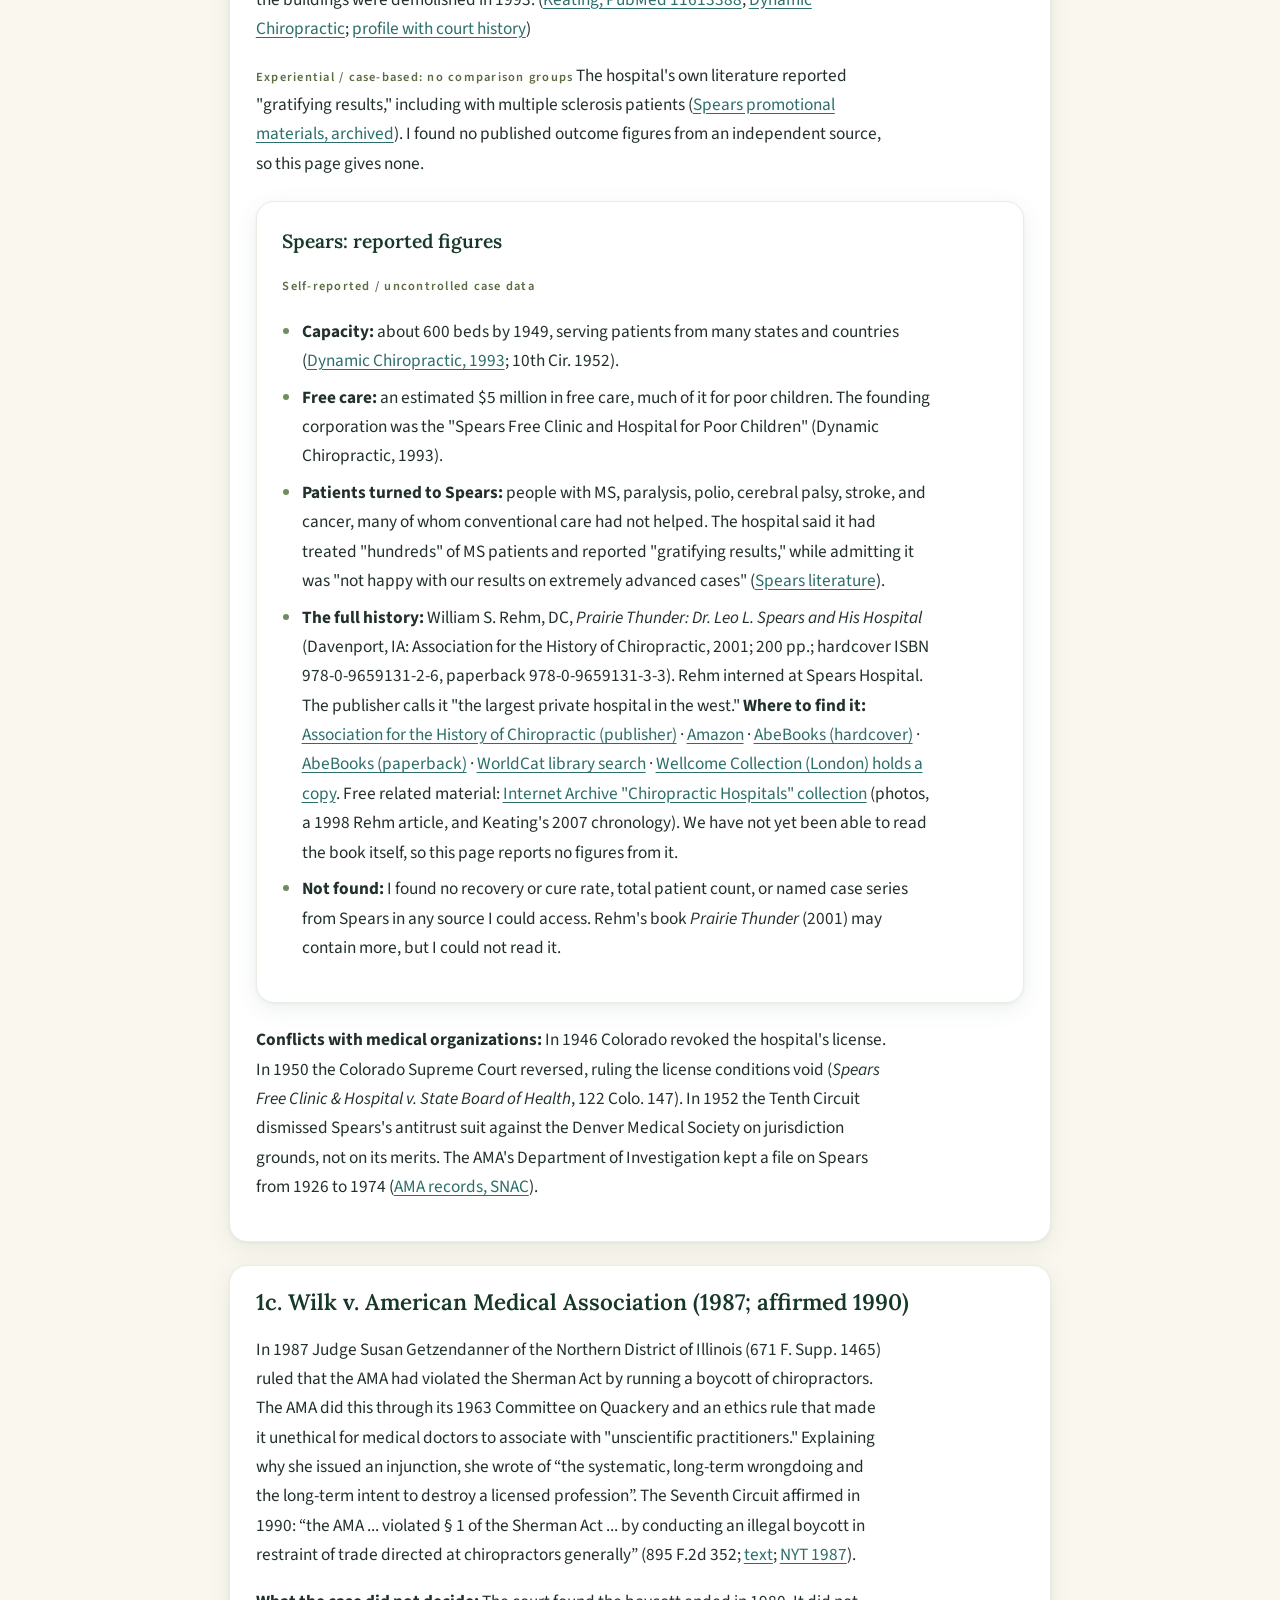
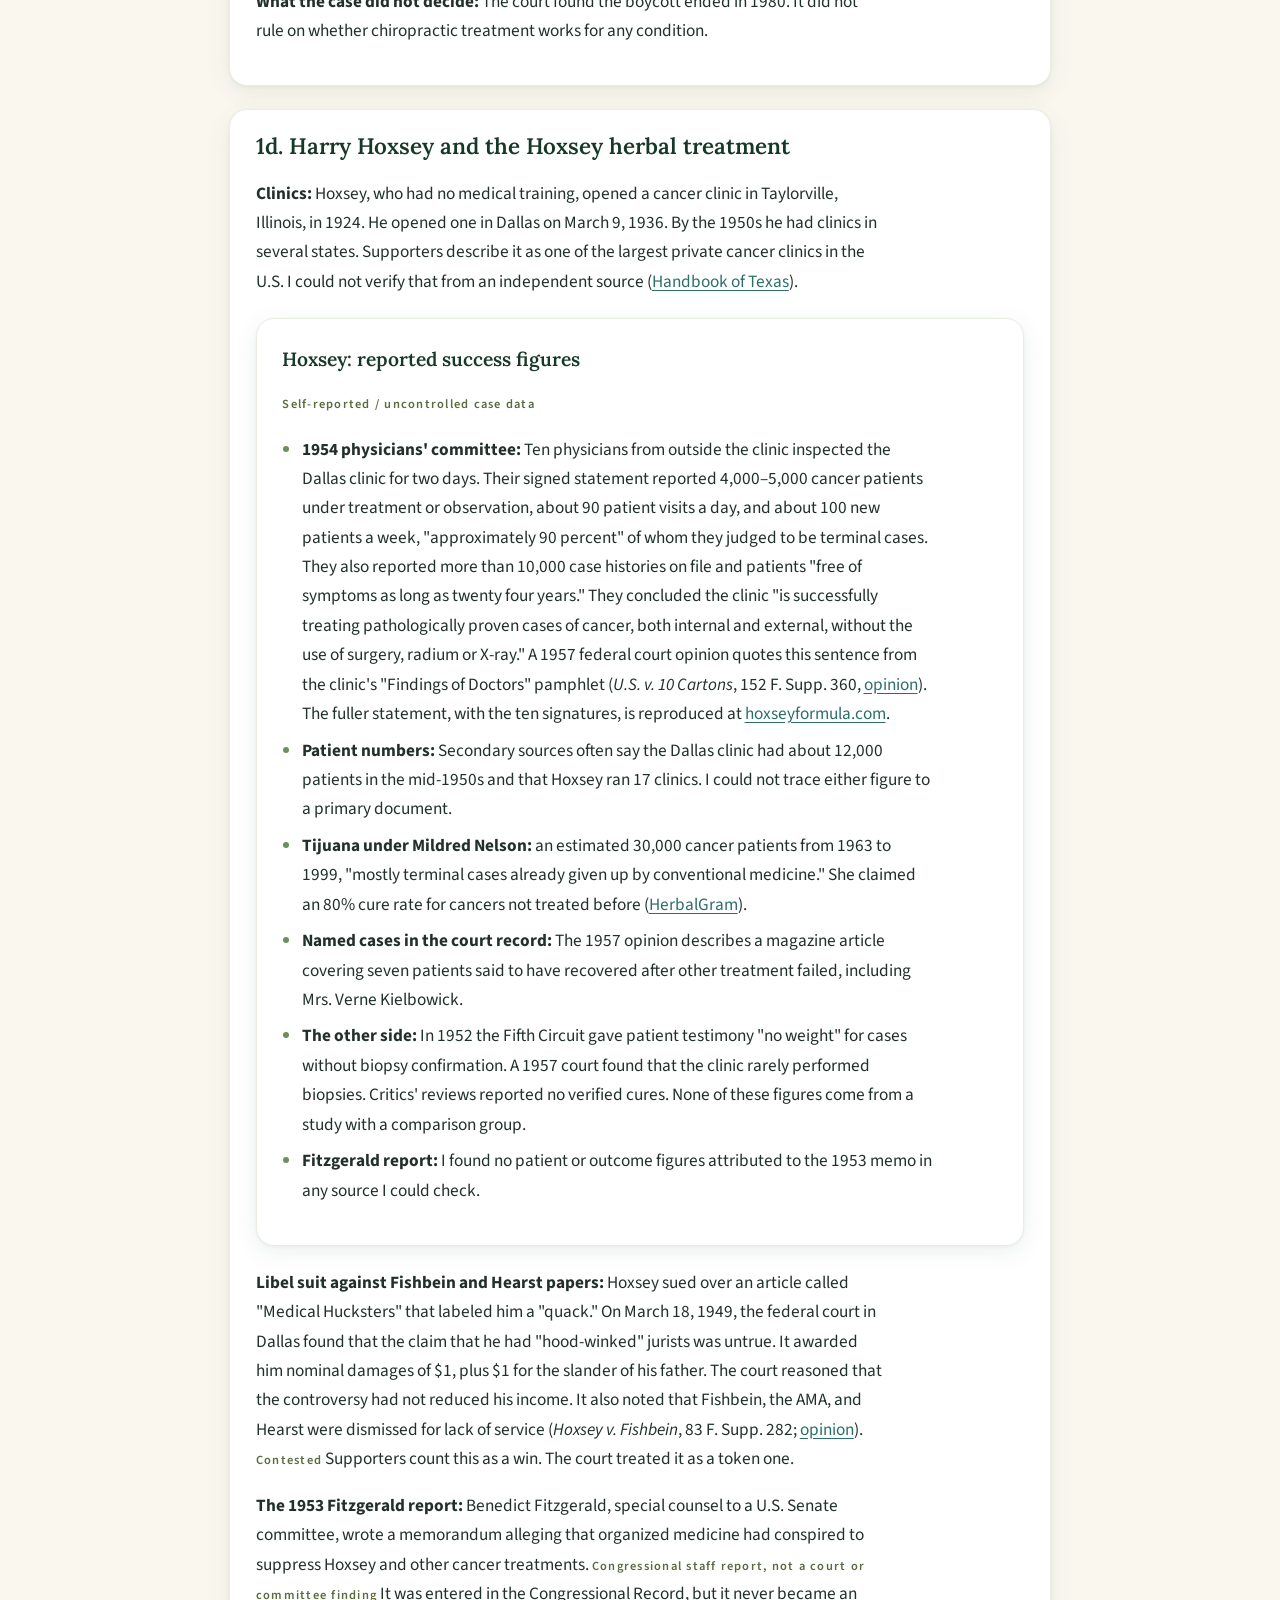
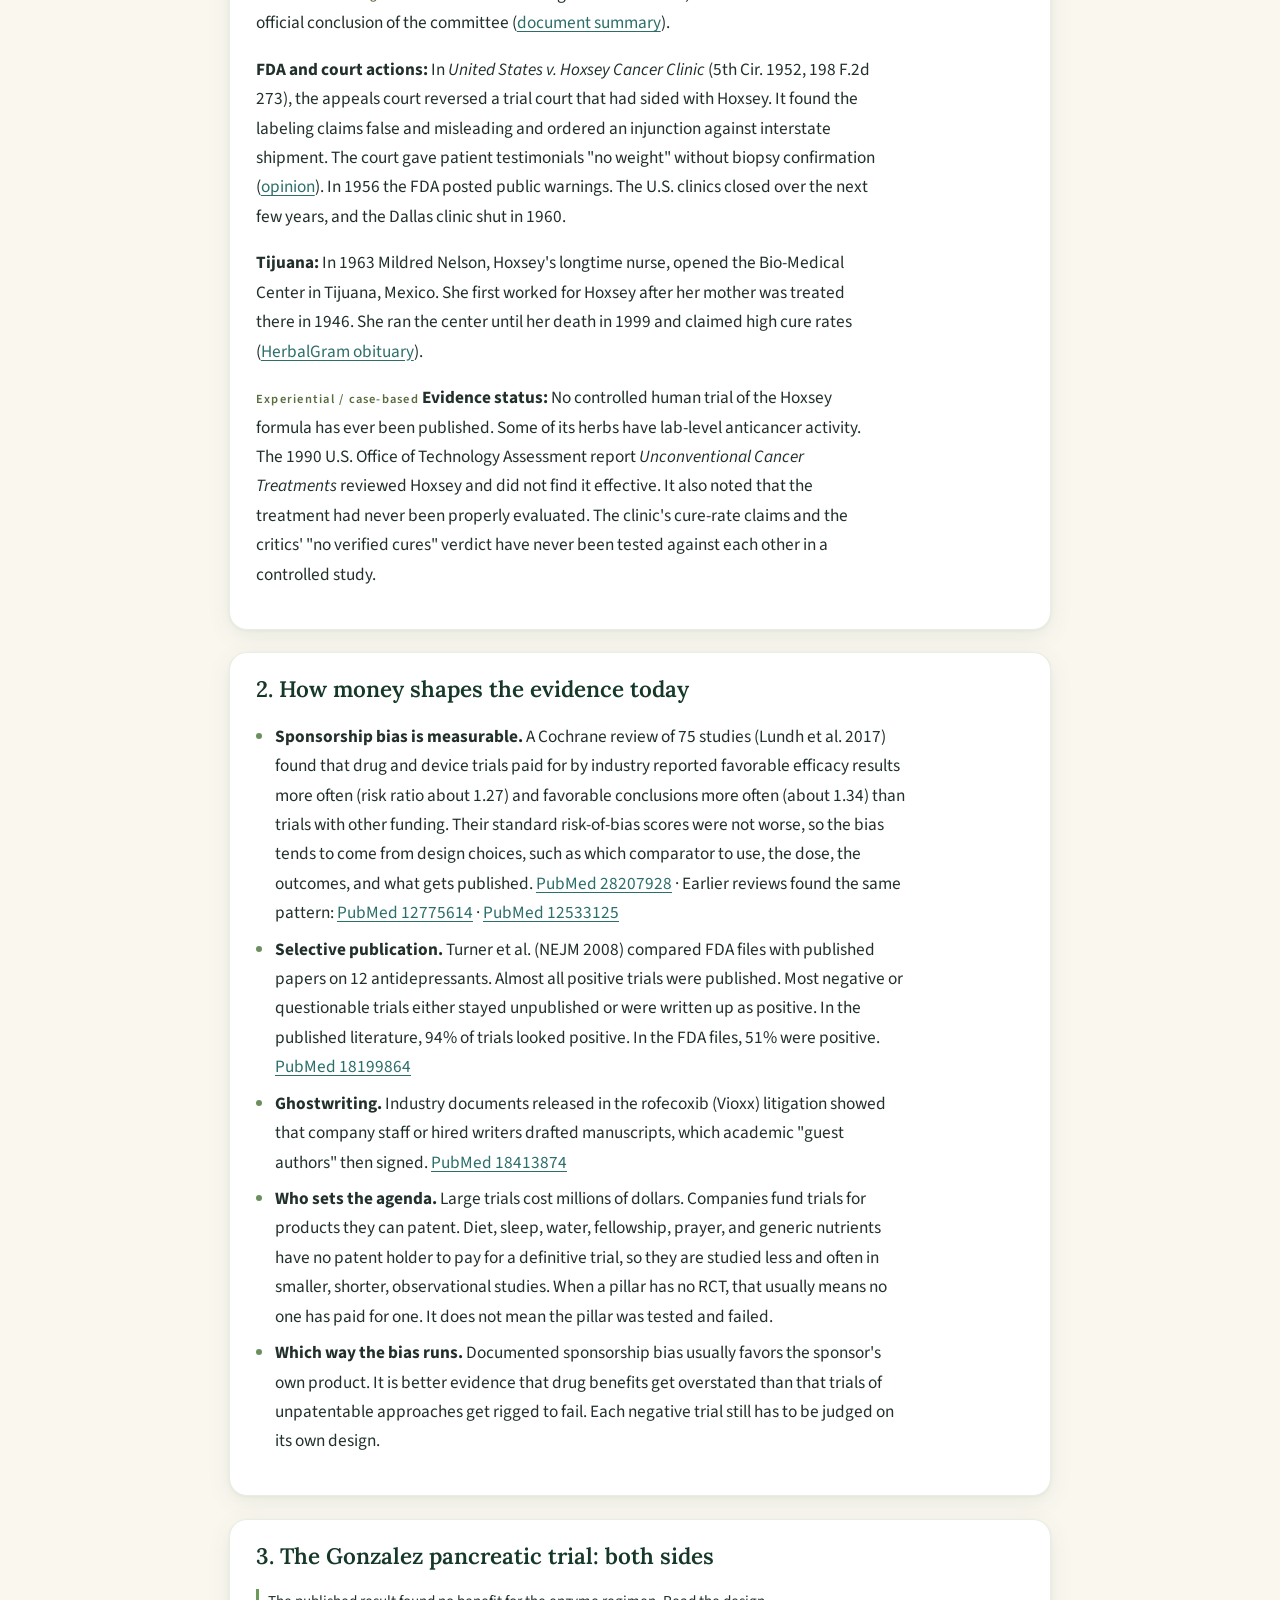
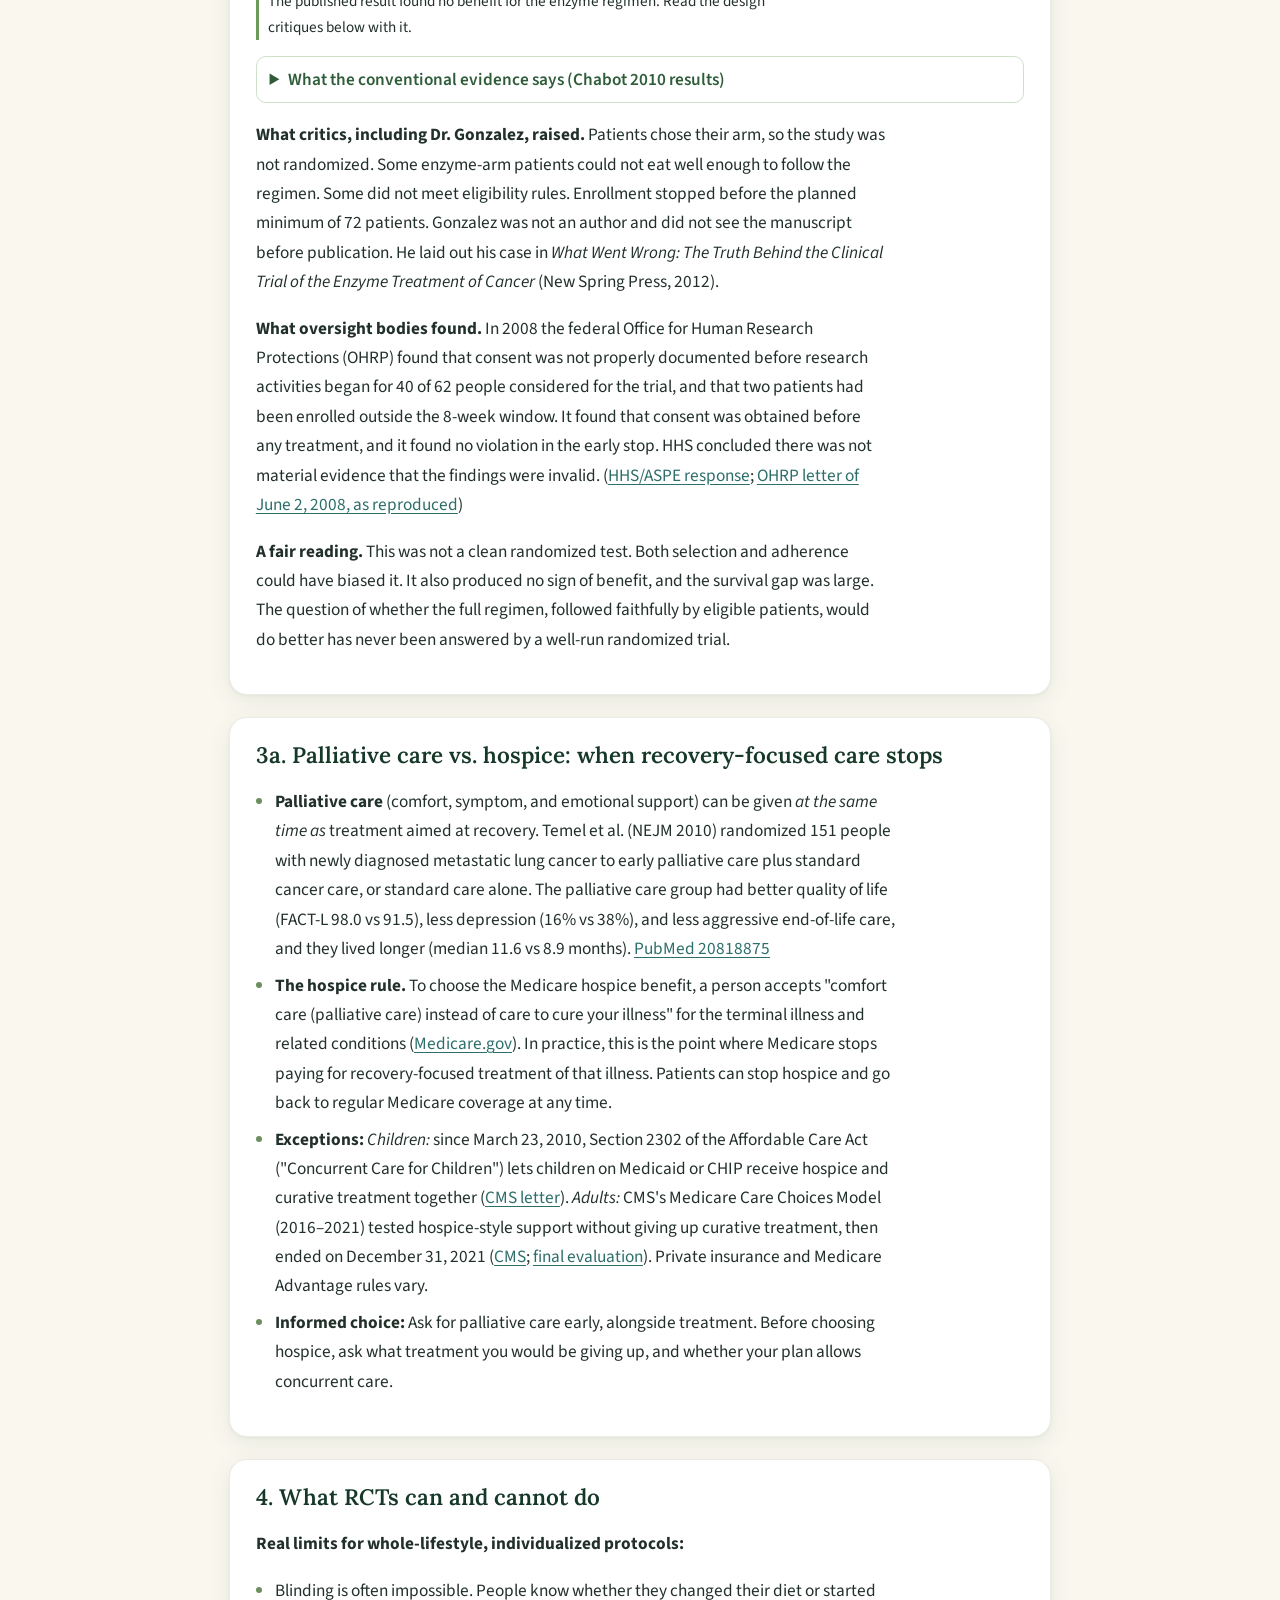
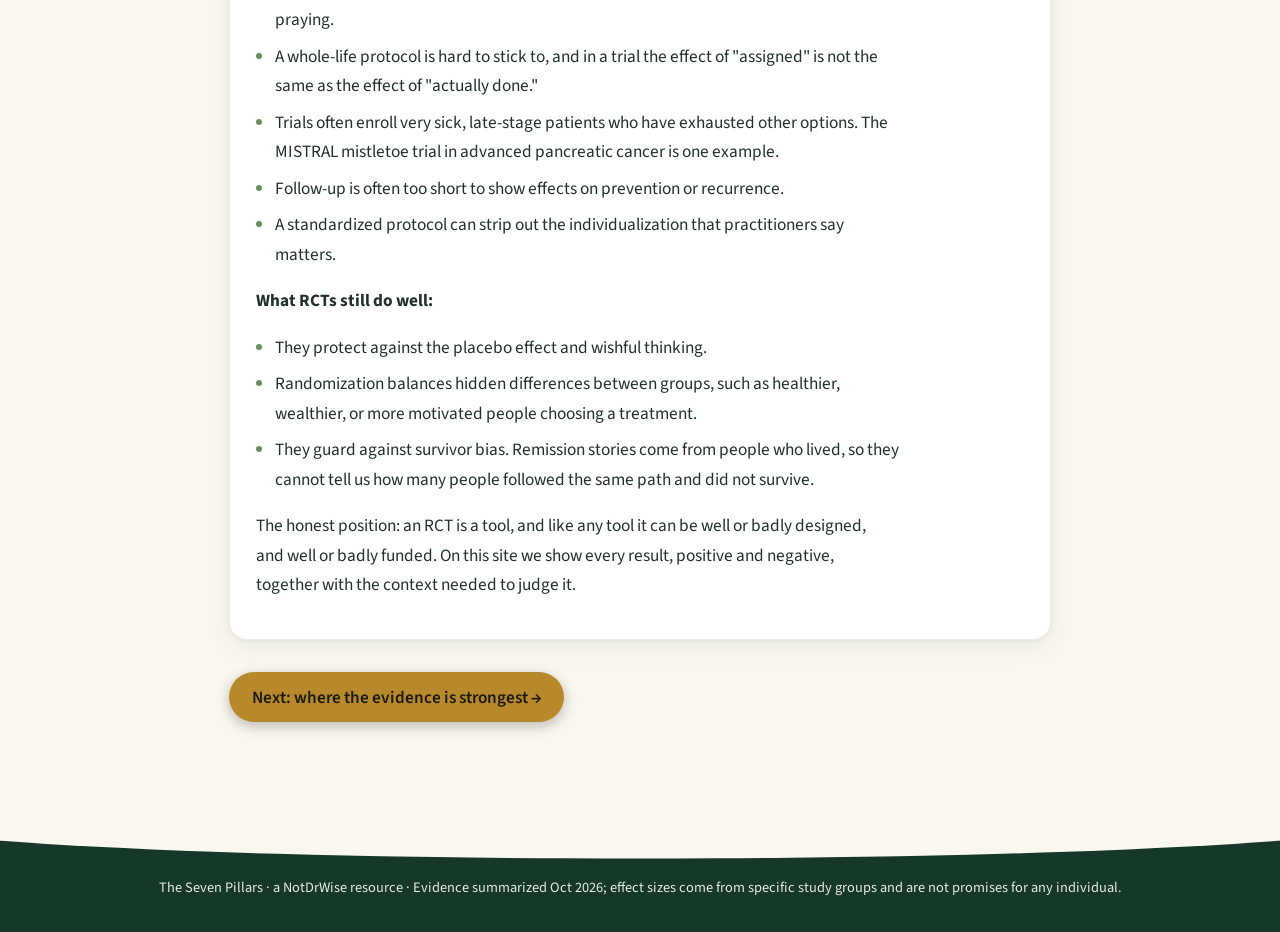
<file: history.html>
<!doctype html><html lang="en"><head><meta charset="utf-8"><meta name="viewport" content="width=device-width,initial-scale=1"><title>History &amp; bias · The Seven Pillars</title><link rel="preconnect" href="https://fonts.googleapis.com"><link rel="preconnect" href="https://fonts.gstatic.com" crossorigin><link href="https://fonts.googleapis.com/css2?family=Lora:wght@500;600;700&family=Source+Sans+3:wght@400;600&display=swap" rel="stylesheet"><link rel="stylesheet" href="style.css"></head>
<body><header><div class="wrap"><a class="brand" href="index.html"><svg class="leaf" viewBox="0 0 24 24" aria-hidden="true"><path d="M5 21c0-9 6-15 15-16-1 9-7 15-15 16zm0 0l8-8" fill="none" stroke="currentColor" stroke-width="1.6" stroke-linecap="round"/></svg> The Seven Pillars <span>· NotDrWise</span></a><nav aria-label="Pillars"><a href="faith.html"><span aria-hidden="true">✝️</span> Faith foundation</a><a href="history.html"><span aria-hidden="true">📜</span> History &amp; bias</a><a href="nutrition.html"><span aria-hidden="true">🌿</span> 1. Whole-Food Nutrition</a><a href="water.html"><span aria-hidden="true">💧</span> 2. Clean Water &amp; Fewer Toxins</a><a href="sleep.html"><span aria-hidden="true">🌙</span> 3. Sleep &amp; Daily Rhythm</a><a href="movement.html"><span aria-hidden="true">🥾</span> 4. Movement</a><a href="nutrients.html"><span aria-hidden="true">🌱</span> 5. Core Nutrient Sufficiency</a><a href="spirit.html"><span aria-hidden="true">🌅</span> 6. Spirit</a><a href="connection.html"><span aria-hidden="true">🤝</span> 7. Connection &amp; Healthy Boundaries</a></nav></div></header><main>
<div class="disc"><span class="disc-ic" aria-hidden="true">🍃</span><div><strong>Research and education only — not medical advice.</strong> These foundations complement care from your treating team; they never replace it. Supplements can interact with treatment. Talk with your care team before changing anything.</div></div>
<section class="phead"><span class="bigic" aria-hidden="true">📜</span><div><span class="tag">CONTEXT FIRST</span><h1>History &amp; bias: how medical evidence gets made</h1><p>Before reading any trial result, positive or negative, it helps to know who paid for the research, who designed it, and which questions never got studied at all. This page lays that out. It documents bias where the record shows bias, and it marks contested claims as contested.</p></div></section>
<div class="card"><h2>1. The Flexner Report (1910) and the remaking of American medicine</h2><ul>
<li>In 1910 Abraham Flexner published <em>Medical Education in the United States and Canada</em> for the Carnegie Foundation for the Advancement of Teaching. He recommended closing most of the roughly 155 North American medical schools and rebuilding the rest on a university, laboratory-science model (Johns Hopkins). <a href="https://pubmed.ncbi.nlm.nih.gov/21966046/">PubMed 21966046</a></li>
<li>Philanthropy put money behind the report. Rockefeller's General Education Board and the Carnegie philanthropies gave large grants to the schools that fit the new model. Schools that could not meet the standards, including most homeopathic and eclectic schools, closed or merged. <a href="https://pubmed.ncbi.nlm.nih.gov/21966046/">PubMed 21966046</a></li>
<li>The report also hurt Black medical education. Of the seven Black medical schools of the time, Flexner recommended that only Howard and Meharry stay open. The others closed, and a 2020 analysis estimated that tens of thousands of African American physicians who might otherwise have trained were lost by 2019. <a href="https://pubmed.ncbi.nlm.nih.gov/32816033/">PubMed 32816033</a> · <a href="https://pubmed.ncbi.nlm.nih.gov/36512812/">PubMed 36512812</a> · <a href="https://pubmed.ncbi.nlm.nih.gov/33818380/">PubMed 33818380</a></li>
<li>The result was a lasting tilt toward lab science, drugs, and surgery, and away from nutrition, lifestyle, and traditional practice. This shaped what medical schools teach and what researchers study.</li>
<li><span class="tag">Contested</span> Some writers argue that Rockefeller interests set out on purpose to suppress natural medicine so they could sell petroleum-based drugs. The documented record supports the funding, the standardization, and the closures. I could not find primary documents proving that deliberate motive, so this page treats it as an open claim, not an established fact.</li></ul></div>
<div class="card"><h2>1a. Timeline: from many schools of medicine to one</h2><ul>
<li><strong>Before 1910:</strong> About 155 medical schools in North America. Many were small for-profit schools. They taught a mix of approaches (regular/allopathic, homeopathic, eclectic or botanical), and standards varied widely. <a href="https://pubmed.ncbi.nlm.nih.gov/21966046/">PubMed 21966046</a></li>
<li><strong>1910:</strong> Flexner's report for the Carnegie Foundation. It called for a few university-based, lab-science schools modeled on Johns Hopkins.</li>
<li><strong>1910s–1930s:</strong> Rockefeller's General Education Board and Carnegie money funded the schools that fit the model. State licensing boards raised their standards. Most proprietary, homeopathic, and eclectic schools closed or merged, and the number of schools fell by more than half by the 1930s. <a href="https://pubmed.ncbi.nlm.nih.gov/21966046/">PubMed 21966046</a> · <a href="https://pubmed.ncbi.nlm.nih.gov/15126445/">PubMed 15126445</a></li>
<li><strong>1930s–1990s:</strong> Medical training centered on pharmacology, surgery, and lab science. Nutrition and lifestyle got little teaching time.</li>
<li><strong>1990s–today:</strong> The internet gives patients direct access to research papers, practitioner books, and patient networks. Some of it is excellent and some is unreliable, which is why this site grades evidence.</li></ul>
<h3>Black medical schools: a deeper loss</h3>
<p>Seven Black medical schools existed in 1910. Flexner recommended keeping only Howard and Meharry, and the other five (Flint, Leonard, Louisville National, Knoxville, and the University of West Tennessee) closed by 1923. In Chapter XIV, Flexner wrote: <q>The practice of the negro doctor will be limited to his own race, which in its turn will be cared for better by good negro physicians than by poor white ones.</q> He also wrote that Black Americans needed medical education partly because of their <q>tremendous importance that belongs to a potential source of infection and contagion</q> (<a href="https://en.wikisource.org/wiki/Page:Carnegie_Flexner_Report.djvu/198">Flexner Report, p. 180, Wikisource scan</a>). Campbell et al. (JAMA Netw Open 2020) estimated that if those five schools had stayed open, they could have trained an additional 27,773 to 35,315 graduates by 2019. Black physicians remain underrepresented today. <a href="https://pubmed.ncbi.nlm.nih.gov/32816033/">PubMed 32816033</a></p></div>
<div class="card exp"><h2>NotDrWise perspective</h2><p><span class="tag">Perspective: this is a viewpoint, not a documented finding</span></p><p>As we see it, Flexner-era standardization pushed natural healing knowledge out of mainstream medical culture for about 70 years. Doctors were left with essentially one toolkit, drugs and surgery, closely tied to pharmaceutical relationships. Now that anyone can reach this knowledge online, it can no longer be suppressed.</p>
<p><strong>Documented facts that support this view:</strong> the school closures and funding described above; the AMA's illegal boycott of chiropractic (Wilk, below); and measurable industry sponsorship bias (section 2).</p><p><strong><span class="tag">Contested</span></strong> The claim that the knowledge was <em>intentionally</em> eliminated, and the "70 years" figure, are interpretations. Historians also credit the reforms with removing schools that were unsafe or diploma mills. Some natural approaches survived outside medical schools, in naturopathy, chiropractic, and herbalism.</p></div>
<div class="card"><h2>1b. Spears Chiropractic Hospital, Denver (1943–1984)</h2>
<p>Leo L. Spears, DC, a 1921 graduate of the Palmer School, opened the hospital's first building (236 beds) on May 1, 1943. A second building (364 beds) opened in 1949, for about 600 beds in total. Historian Joseph Keating described it as the largest inpatient facility in chiropractic history. Patients came with chronic and "hopeless" conditions such as paralysis, multiple sclerosis, polio, and cancer. The hospital closed in March 1984, and the buildings were demolished in 1993. (<a href="https://pubmed.ncbi.nlm.nih.gov/11613388/">Keating, PubMed 11613388</a>; <a href="https://dynamicchiropractic.com/article/42426-spears-chiropractic-hospital-to-be-demolished">Dynamic Chiropractic</a>; <a href="https://luxurychiro.com/our-approach/legends/leo-spears/">profile with court history</a>)</p>
<p><span class="tag">Experiential / case-based: no comparison groups</span> The hospital's own literature reported "gratifying results," including with multiple sclerosis patients (<a href="https://centerforinquiry.s3.amazonaws.com/wp-content/uploads/sites/33/2020/12/22170722/spears.pdf">Spears promotional materials, archived</a>). I found no published outcome figures from an independent source, so this page gives none.</p>
<div class="card exp"><h3>Spears: reported figures</h3><p><span class="tag">Self-reported / uncontrolled case data</span></p><ul><li><strong>Capacity:</strong> about 600 beds by 1949, serving patients from many states and countries (<a href="https://dynamicchiropractic.com/article/42426-spears-chiropractic-hospital-to-be-demolished">Dynamic Chiropractic, 1993</a>; 10th Cir. 1952).</li><li><strong>Free care:</strong> an estimated $5 million in free care, much of it for poor children. The founding corporation was the "Spears Free Clinic and Hospital for Poor Children" (Dynamic Chiropractic, 1993).</li><li><strong>Patients turned to Spears:</strong> people with MS, paralysis, polio, cerebral palsy, stroke, and cancer, many of whom conventional care had not helped. The hospital said it had treated "hundreds" of MS patients and reported "gratifying results," while admitting it was "not happy with our results on extremely advanced cases" (<a href="https://centerforinquiry.s3.amazonaws.com/wp-content/uploads/sites/33/2020/12/22170722/spears.pdf">Spears literature</a>).</li><li><strong>The full history:</strong> William S. Rehm, DC, <em>Prairie Thunder: Dr. Leo L. Spears and His Hospital</em> (Davenport, IA: Association for the History of Chiropractic, 2001; 200 pp.; hardcover ISBN 978-0-9659131-2-6, paperback 978-0-9659131-3-3). Rehm interned at Spears Hospital. The publisher calls it "the largest private hospital in the west." <strong>Where to find it:</strong> <a href="https://www.historyofchiropractic.org/books/">Association for the History of Chiropractic (publisher)</a> · <a href="https://www.amazon.com/Prairie-Thunder-Dr-Spears-Hospital/dp/0965913120">Amazon</a> · <a href="https://www.abebooks.com/9780965913126/Prairie-Thunder-Leo-Spears-Hospital-0965913120/plp">AbeBooks (hardcover)</a> · <a href="https://www.abebooks.com/9780965913133/Prairie-Thunder-Leo-Spears-Hospital-0965913139/plp">AbeBooks (paperback)</a> · <a href="https://search.worldcat.org/search?q=bn:0965913120">WorldCat library search</a> · <a href="https://wellcomecollection.org/concepts/kxp5yzhy">Wellcome Collection (London) holds a copy</a>. Free related material: <a href="https://archive.org/details/chiropractic-hospitals">Internet Archive "Chiropractic Hospitals" collection</a> (photos, a 1998 Rehm article, and Keating's 2007 chronology). We have not yet been able to read the book itself, so this page reports no figures from it.</li><li><strong>Not found:</strong> I found no recovery or cure rate, total patient count, or named case series from Spears in any source I could access. Rehm's book <em>Prairie Thunder</em> (2001) may contain more, but I could not read it.</li></ul></div><p><strong>Conflicts with medical organizations:</strong> In 1946 Colorado revoked the hospital's license. In 1950 the Colorado Supreme Court reversed, ruling the license conditions void (<em>Spears Free Clinic &amp; Hospital v. State Board of Health</em>, 122 Colo. 147). In 1952 the Tenth Circuit dismissed Spears's antitrust suit against the Denver Medical Society on jurisdiction grounds, not on its merits. The AMA's Department of Investigation kept a file on Spears from 1926 to 1974 (<a href="https://snaccooperative.org/vocab_administrator/resources/7117284">AMA records, SNAC</a>).</p></div>
<div class="card"><h2>1c. Wilk v. American Medical Association (1987; affirmed 1990)</h2>
<p>In 1987 Judge Susan Getzendanner of the Northern District of Illinois (671 F. Supp. 1465) ruled that the AMA had violated the Sherman Act by running a boycott of chiropractors. The AMA did this through its 1963 Committee on Quackery and an ethics rule that made it unethical for medical doctors to associate with "unscientific practitioners." Explaining why she issued an injunction, she wrote of <q>the systematic, long-term wrongdoing and the long-term intent to destroy a licensed profession</q>. The Seventh Circuit affirmed in 1990: <q>the AMA ... violated § 1 of the Sherman Act ... by conducting an illegal boycott in restraint of trade directed at chiropractors generally</q> (895 F.2d 352; <a href="https://biotech.law.lsu.edu/cases/antitrust/wilk_v_ama.htm">text</a>; <a href="https://www.nytimes.com/1987/08/29/us/us-judge-finds-medical-group-conspired-against-chiropractors.html">NYT 1987</a>).</p><p><strong>What the case did not decide:</strong> The court found the boycott ended in 1980. It did not rule on whether chiropractic treatment works for any condition.</p></div>
<div class="card"><h2>1d. Harry Hoxsey and the Hoxsey herbal treatment</h2>
<p><strong>Clinics:</strong> Hoxsey, who had no medical training, opened a cancer clinic in Taylorville, Illinois, in 1924. He opened one in Dallas on March 9, 1936. By the 1950s he had clinics in several states. Supporters describe it as one of the largest private cancer clinics in the U.S. I could not verify that from an independent source (<a href="https://www.tshaonline.org/handbook/entries/hoxsey-harry-m">Handbook of Texas</a>).</p>
<div class="card exp"><h3>Hoxsey: reported success figures</h3><p><span class="tag">Self-reported / uncontrolled case data</span></p><ul>
<li><strong>1954 physicians' committee:</strong> Ten physicians from outside the clinic inspected the Dallas clinic for two days. Their signed statement reported 4,000–5,000 cancer patients under treatment or observation, about 90 patient visits a day, and about 100 new patients a week, "approximately 90 percent" of whom they judged to be terminal cases. They also reported more than 10,000 case histories on file and patients "free of symptoms as long as twenty four years." They concluded the clinic "is successfully treating pathologically proven cases of cancer, both internal and external, without the use of surgery, radium or X-ray." A 1957 federal court opinion quotes this sentence from the clinic's "Findings of Doctors" pamphlet (<em>U.S. v. 10 Cartons</em>, 152 F. Supp. 360, <a href="https://law.justia.com/cases/federal/district-courts/FSupp/152/360/1515478/">opinion</a>). The fuller statement, with the ten signatures, is reproduced at <a href="https://hoxseyformula.com/documents/independent-physicians-report/">hoxseyformula.com</a>.</li>
<li><strong>Patient numbers:</strong> Secondary sources often say the Dallas clinic had about 12,000 patients in the mid-1950s and that Hoxsey ran 17 clinics. I could not trace either figure to a primary document.</li>
<li><strong>Tijuana under Mildred Nelson:</strong> an estimated 30,000 cancer patients from 1963 to 1999, "mostly terminal cases already given up by conventional medicine." She claimed an 80% cure rate for cancers not treated before (<a href="https://www.herbalgram.org/resources/herbalgram/issues/46/table-of-contents/article131/">HerbalGram</a>).</li>
<li><strong>Named cases in the court record:</strong> The 1957 opinion describes a magazine article covering seven patients said to have recovered after other treatment failed, including Mrs. Verne Kielbowick.</li>
<li><strong>The other side:</strong> In 1952 the Fifth Circuit gave patient testimony "no weight" for cases without biopsy confirmation. A 1957 court found that the clinic rarely performed biopsies. Critics' reviews reported no verified cures. None of these figures come from a study with a comparison group.</li>
<li><strong>Fitzgerald report:</strong> I found no patient or outcome figures attributed to the 1953 memo in any source I could check.</li></ul></div><p><strong>Libel suit against Fishbein and Hearst papers:</strong> Hoxsey sued over an article called "Medical Hucksters" that labeled him a "quack." On March 18, 1949, the federal court in Dallas found that the claim that he had "hood-winked" jurists was untrue. It awarded him nominal damages of $1, plus $1 for the slander of his father. The court reasoned that the controversy had not reduced his income. It also noted that Fishbein, the AMA, and Hearst were dismissed for lack of service (<em>Hoxsey v. Fishbein</em>, 83 F. Supp. 282; <a href="https://hallapproved.com/tx/cases/federal/district/1949/8719946/">opinion</a>). <span class="tag">Contested</span> Supporters count this as a win. The court treated it as a token one.</p>
<p><strong>The 1953 Fitzgerald report:</strong> Benedict Fitzgerald, special counsel to a U.S. Senate committee, wrote a memorandum alleging that organized medicine had conspired to suppress Hoxsey and other cancer treatments. <span class="tag">Congressional staff report, not a court or committee finding</span> It was entered in the Congressional Record, but it never became an official conclusion of the committee (<a href="https://hoxseyformula.com/documents/">document summary</a>).</p>
<p><strong>FDA and court actions:</strong> In <em>United States v. Hoxsey Cancer Clinic</em> (5th Cir. 1952, 198 F.2d 273), the appeals court reversed a trial court that had sided with Hoxsey. It found the labeling claims false and misleading and ordered an injunction against interstate shipment. The court gave patient testimonials "no weight" without biopsy confirmation (<a href="https://law.justia.com/cases/federal/appellate-courts/F2/198/273/203128/">opinion</a>). In 1956 the FDA posted public warnings. The U.S. clinics closed over the next few years, and the Dallas clinic shut in 1960.</p>
<p><strong>Tijuana:</strong> In 1963 Mildred Nelson, Hoxsey's longtime nurse, opened the Bio-Medical Center in Tijuana, Mexico. She first worked for Hoxsey after her mother was treated there in 1946. She ran the center until her death in 1999 and claimed high cure rates (<a href="https://www.herbalgram.org/resources/herbalgram/issues/46/table-of-contents/article131/">HerbalGram obituary</a>).</p>
<p><span class="tag">Experiential / case-based</span> <strong>Evidence status:</strong> No controlled human trial of the Hoxsey formula has ever been published. Some of its herbs have lab-level anticancer activity. The 1990 U.S. Office of Technology Assessment report <em>Unconventional Cancer Treatments</em> reviewed Hoxsey and did not find it effective. It also noted that the treatment had never been properly evaluated. The clinic's cure-rate claims and the critics' "no verified cures" verdict have never been tested against each other in a controlled study.</p></div>
<div class="card"><h2>2. How money shapes the evidence today</h2><ul>
<li><strong>Sponsorship bias is measurable.</strong> A Cochrane review of 75 studies (Lundh et al. 2017) found that drug and device trials paid for by industry reported favorable efficacy results more often (risk ratio about 1.27) and favorable conclusions more often (about 1.34) than trials with other funding. Their standard risk-of-bias scores were not worse, so the bias tends to come from design choices, such as which comparator to use, the dose, the outcomes, and what gets published. <a href="https://pubmed.ncbi.nlm.nih.gov/28207928/">PubMed 28207928</a> · Earlier reviews found the same pattern: <a href="https://pubmed.ncbi.nlm.nih.gov/12775614/">PubMed 12775614</a> · <a href="https://pubmed.ncbi.nlm.nih.gov/12533125/">PubMed 12533125</a></li>
<li><strong>Selective publication.</strong> Turner et al. (NEJM 2008) compared FDA files with published papers on 12 antidepressants. Almost all positive trials were published. Most negative or questionable trials either stayed unpublished or were written up as positive. In the published literature, 94% of trials looked positive. In the FDA files, 51% were positive. <a href="https://pubmed.ncbi.nlm.nih.gov/18199864/">PubMed 18199864</a></li>
<li><strong>Ghostwriting.</strong> Industry documents released in the rofecoxib (Vioxx) litigation showed that company staff or hired writers drafted manuscripts, which academic "guest authors" then signed. <a href="https://pubmed.ncbi.nlm.nih.gov/18413874/">PubMed 18413874</a></li>
<li><strong>Who sets the agenda.</strong> Large trials cost millions of dollars. Companies fund trials for products they can patent. Diet, sleep, water, fellowship, prayer, and generic nutrients have no patent holder to pay for a definitive trial, so they are studied less and often in smaller, shorter, observational studies. When a pillar has no RCT, that usually means no one has paid for one. It does not mean the pillar was tested and failed.</li>
<li><strong>Which way the bias runs.</strong> Documented sponsorship bias usually favors the sponsor's own product. It is better evidence that drug benefits get overstated than that trials of unpatentable approaches get rigged to fail. Each negative trial still has to be judged on its own design.</li></ul></div>
<div class="card"><h2>3. The Gonzalez pancreatic trial: both sides</h2>
<p class="ctx">The published result found no benefit for the enzyme regimen. Read the design critiques below with it.</p><details><summary>What the conventional evidence says (Chabot 2010 results)</summary><p><strong>What was published.</strong> In 1998 the NCI (with NCCAM) sponsored a randomized trial of the Gonzalez enzyme regimen against gemcitabine chemotherapy for inoperable pancreatic cancer. Most eligible patients refused randomization, so in 2001 the trial became an observational study in which patients chose their own arm. Of 55 patients, 23 chose chemotherapy and 32 chose enzymes. Median survival was 14 months with chemotherapy and 4.3 months with enzymes (adjusted hazard ratio 6.96), and quality of life was better in the chemotherapy group (Chabot et al., J Clin Oncol 2010). <a href="https://pubmed.ncbi.nlm.nih.gov/19687327/">PubMed 19687327</a></p></details>
<p><strong>What critics, including Dr. Gonzalez, raised.</strong> Patients chose their arm, so the study was not randomized. Some enzyme-arm patients could not eat well enough to follow the regimen. Some did not meet eligibility rules. Enrollment stopped before the planned minimum of 72 patients. Gonzalez was not an author and did not see the manuscript before publication. He laid out his case in <em>What Went Wrong: The Truth Behind the Clinical Trial of the Enzyme Treatment of Cancer</em> (New Spring Press, 2012).</p>
<p><strong>What oversight bodies found.</strong> In 2008 the federal Office for Human Research Protections (OHRP) found that consent was not properly documented before research activities began for 40 of 62 people considered for the trial, and that two patients had been enrolled outside the 8-week window. It found that consent was obtained before any treatment, and it found no violation in the early stop. HHS concluded there was not material evidence that the findings were invalid. (<a href="https://aspe.hhs.gov/nih-gonzalez-regiment-trial-response-rfc">HHS/ASPE response</a>; <a href="https://quackwatch.org/cases/fdawarning/rsch/shea2/">OHRP letter of June 2, 2008, as reproduced</a>)</p>
<p><strong>A fair reading.</strong> This was not a clean randomized test. Both selection and adherence could have biased it. It also produced no sign of benefit, and the survival gap was large. The question of whether the full regimen, followed faithfully by eligible patients, would do better has never been answered by a well-run randomized trial.</p></div>
<div class="card"><h2>3a. Palliative care vs. hospice: when recovery-focused care stops</h2>
<ul><li><strong>Palliative care</strong> (comfort, symptom, and emotional support) can be given <em>at the same time as</em> treatment aimed at recovery. Temel et al. (NEJM 2010) randomized 151 people with newly diagnosed metastatic lung cancer to early palliative care plus standard cancer care, or standard care alone. The palliative care group had better quality of life (FACT-L 98.0 vs 91.5), less depression (16% vs 38%), and less aggressive end-of-life care, and they lived longer (median 11.6 vs 8.9 months). <a href="https://pubmed.ncbi.nlm.nih.gov/20818875/">PubMed 20818875</a></li>
<li><strong>The hospice rule.</strong> To choose the Medicare hospice benefit, a person accepts "comfort care (palliative care) instead of care to cure your illness" for the terminal illness and related conditions (<a href="https://www.medicare.gov/coverage/hospice-care">Medicare.gov</a>). In practice, this is the point where Medicare stops paying for recovery-focused treatment of that illness. Patients can stop hospice and go back to regular Medicare coverage at any time.</li>
<li><strong>Exceptions:</strong> <em>Children:</em> since March 23, 2010, Section 2302 of the Affordable Care Act ("Concurrent Care for Children") lets children on Medicaid or CHIP receive hospice and curative treatment together (<a href="https://downloads.cms.gov/cmsgov/archived-downloads/SMDL/downloads/SMD10018.pdf">CMS letter</a>). <em>Adults:</em> CMS's Medicare Care Choices Model (2016–2021) tested hospice-style support without giving up curative treatment, then ended on December 31, 2021 (<a href="https://www.cms.gov/priorities/innovation/innovation-models/medicare-care-choices">CMS</a>; <a href="https://www.cms.gov/priorities/innovation/data-and-reports/2023/mccm-fifth-annrpt">final evaluation</a>). Private insurance and Medicare Advantage rules vary.</li>
<li><strong>Informed choice:</strong> Ask for palliative care early, alongside treatment. Before choosing hospice, ask what treatment you would be giving up, and whether your plan allows concurrent care.</li></ul></div>
<div class="card"><h2>4. What RCTs can and cannot do</h2>
<p><strong>Real limits for whole-lifestyle, individualized protocols:</strong></p><ul><li>Blinding is often impossible. People know whether they changed their diet or started praying.</li><li>A whole-life protocol is hard to stick to, and in a trial the effect of "assigned" is not the same as the effect of "actually done."</li><li>Trials often enroll very sick, late-stage patients who have exhausted other options. The MISTRAL mistletoe trial in advanced pancreatic cancer is one example.</li><li>Follow-up is often too short to show effects on prevention or recurrence.</li><li>A standardized protocol can strip out the individualization that practitioners say matters.</li></ul>
<p><strong>What RCTs still do well:</strong></p><ul><li>They protect against the placebo effect and wishful thinking.</li><li>Randomization balances hidden differences between groups, such as healthier, wealthier, or more motivated people choosing a treatment.</li><li>They guard against survivor bias. Remission stories come from people who lived, so they cannot tell us how many people followed the same path and did not survive.</li></ul>
<p>The honest position: an RCT is a tool, and like any tool it can be well or badly designed, and well or badly funded. On this site we show every result, positive and negative, together with the context needed to judge it.</p></div>
<p><a class="btn" href="index.html#ranking">Next: where the evidence is strongest →</a></p></main><footer><div class="wave" aria-hidden="true"></div>The Seven Pillars · a NotDrWise resource · Evidence summarized Oct 2026; effect sizes come from specific study groups and are not promises for any individual.</footer></body></html>
</file>
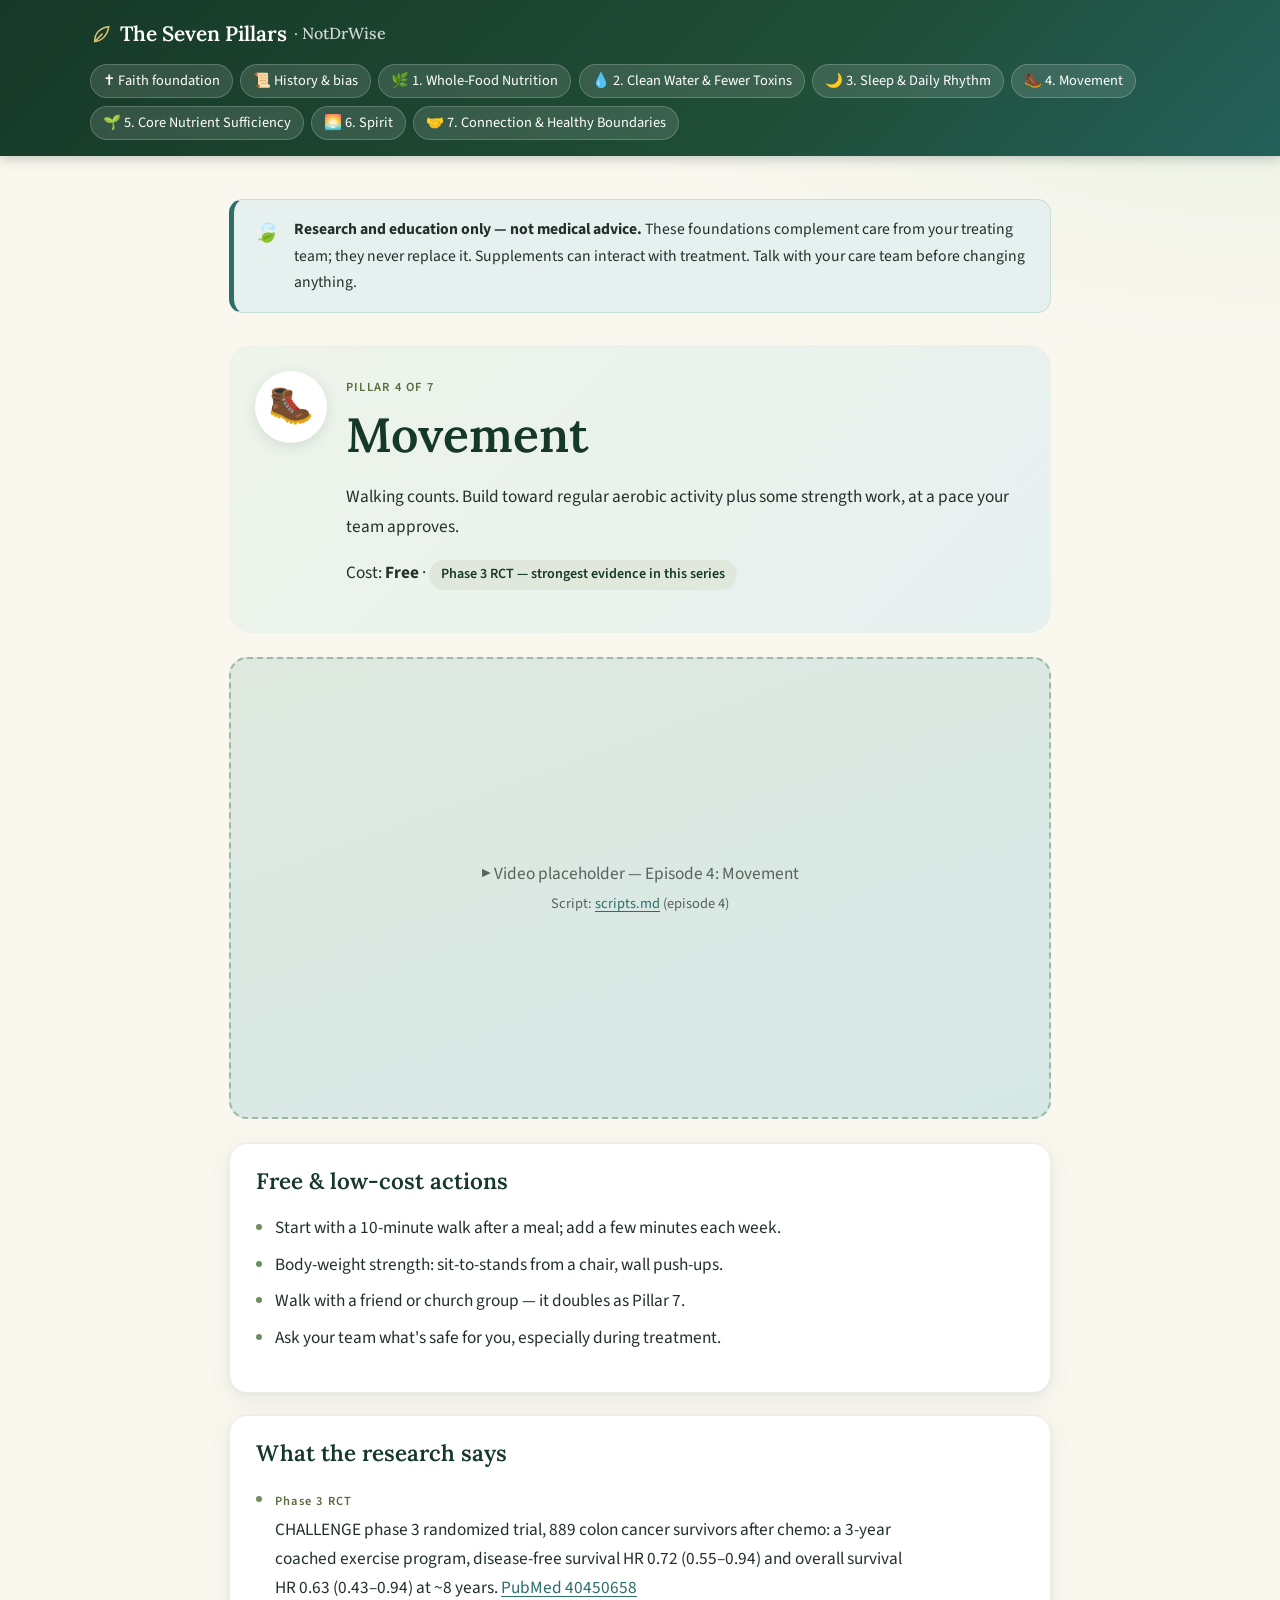
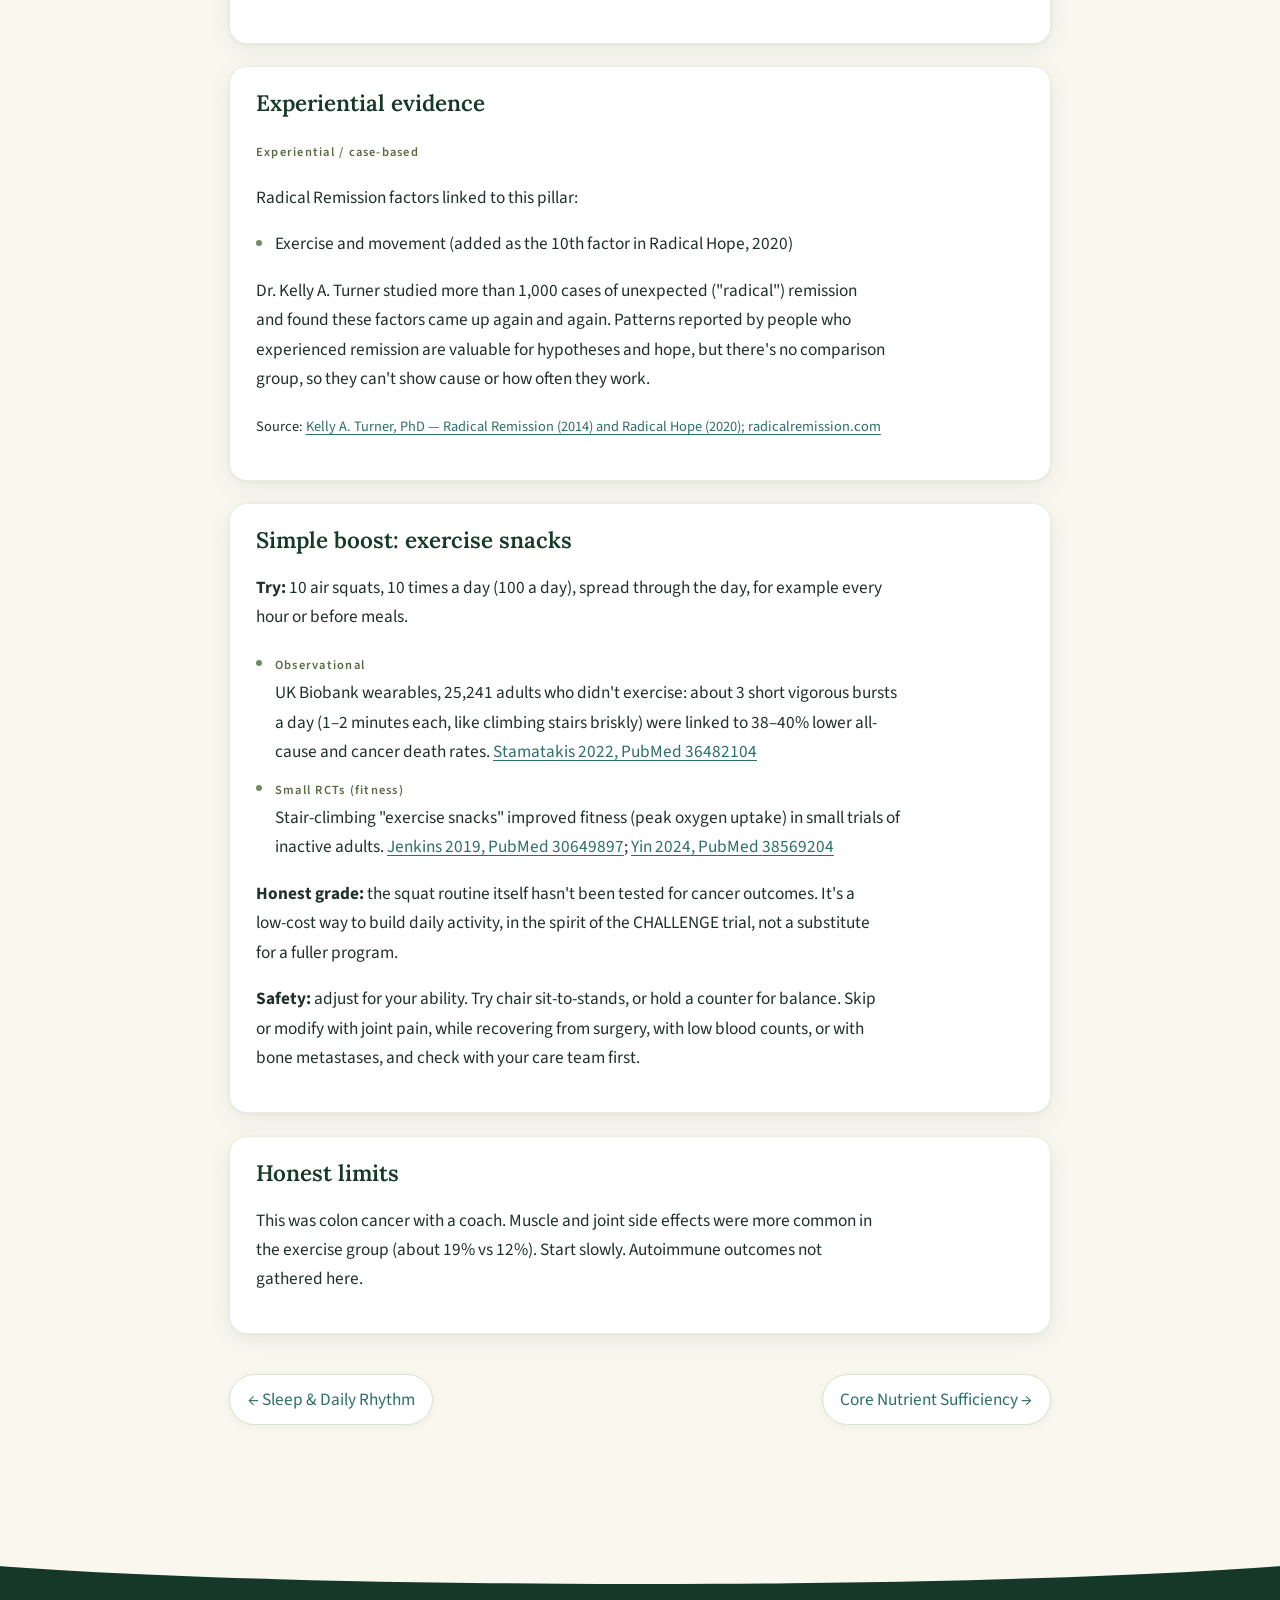
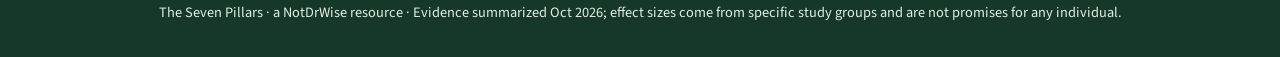
<file: movement.html>
<!doctype html><html lang="en"><head><meta charset="utf-8"><meta name="viewport" content="width=device-width,initial-scale=1"><title>Movement · The Seven Pillars</title><link rel="preconnect" href="https://fonts.googleapis.com"><link rel="preconnect" href="https://fonts.gstatic.com" crossorigin><link href="https://fonts.googleapis.com/css2?family=Lora:wght@500;600;700&family=Source+Sans+3:wght@400;600&display=swap" rel="stylesheet"><link rel="stylesheet" href="style.css"></head>
<body><header><div class="wrap"><a class="brand" href="index.html"><svg class="leaf" viewBox="0 0 24 24" aria-hidden="true"><path d="M5 21c0-9 6-15 15-16-1 9-7 15-15 16zm0 0l8-8" fill="none" stroke="currentColor" stroke-width="1.6" stroke-linecap="round"/></svg> The Seven Pillars <span>· NotDrWise</span></a><nav aria-label="Pillars"><a href="faith.html"><span aria-hidden="true">✝️</span> Faith foundation</a><a href="history.html"><span aria-hidden="true">📜</span> History &amp; bias</a><a href="nutrition.html"><span aria-hidden="true">🌿</span> 1. Whole-Food Nutrition</a><a href="water.html"><span aria-hidden="true">💧</span> 2. Clean Water &amp; Fewer Toxins</a><a href="sleep.html"><span aria-hidden="true">🌙</span> 3. Sleep &amp; Daily Rhythm</a><a href="movement.html"><span aria-hidden="true">🥾</span> 4. Movement</a><a href="nutrients.html"><span aria-hidden="true">🌱</span> 5. Core Nutrient Sufficiency</a><a href="spirit.html"><span aria-hidden="true">🌅</span> 6. Spirit</a><a href="connection.html"><span aria-hidden="true">🤝</span> 7. Connection &amp; Healthy Boundaries</a></nav></div></header><main>
<div class="disc"><span class="disc-ic" aria-hidden="true">🍃</span><div><strong>Research and education only — not medical advice.</strong> These foundations complement care from your treating team; they never replace it. Supplements can interact with treatment. Talk with your care team before changing anything.</div></div>
<section class="phead"><span class="bigic" aria-hidden="true">🥾</span><div><span class="tag">PILLAR 4 OF 7</span><h1>Movement</h1><p>Walking counts. Build toward regular aerobic activity plus some strength work, at a pace your team approves.</p><p>Cost: <strong>Free</strong> · <span class="grade">Phase 3 RCT — strongest evidence in this series</span></p></div></section>
<div class="video"><div>▶ Video placeholder — Episode 4: Movement<br><small>Script: <a href="scripts.md">scripts.md</a> (episode 4)</small></div></div>
<div class="card"><h2>Free & low-cost actions</h2><ul><li>Start with a 10-minute walk after a meal; add a few minutes each week.</li><li>Body-weight strength: sit-to-stands from a chair, wall push-ups.</li><li>Walk with a friend or church group — it doubles as Pillar 7.</li><li>Ask your team what&#x27;s safe for you, especially during treatment.</li></ul></div>
<div class="card"><h2>What the research says</h2><ul><li><span class="tag">Phase 3 RCT</span><br>CHALLENGE phase 3 randomized trial, 889 colon cancer survivors after chemo: a 3-year coached exercise program, disease-free survival HR 0.72 (0.55–0.94) and overall survival HR 0.63 (0.43–0.94) at ~8 years. <a href="https://pubmed.ncbi.nlm.nih.gov/40450658/">PubMed 40450658</a></li></ul></div>
<div class="card exp"><h2>Experiential evidence</h2><p><span class="tag">Experiential / case-based</span></p><p>Radical Remission factors linked to this pillar:</p><ul><li>Exercise and movement (added as the 10th factor in Radical Hope, 2020)</li></ul><p>Dr. Kelly A. Turner studied more than 1,000 cases of unexpected (&quot;radical&quot;) remission and found these factors came up again and again. Patterns reported by people who experienced remission are valuable for hypotheses and hope, but there&#x27;s no comparison group, so they can&#x27;t show cause or how often they work.</p><p><small>Source: <a href="https://www.radicalremission.com/">Kelly A. Turner, PhD — Radical Remission (2014) and Radical Hope (2020); radicalremission.com</a></small></p></div><div class="card"><h2>Simple boost: exercise snacks</h2><p><strong>Try:</strong> 10 air squats, 10 times a day (100 a day), spread through the day, for example every hour or before meals.</p><ul><li><span class="tag">Observational</span><br>UK Biobank wearables, 25,241 adults who didn&#39;t exercise: about 3 short vigorous bursts a day (1–2 minutes each, like climbing stairs briskly) were linked to 38–40% lower all-cause and cancer death rates. <a href="https://pubmed.ncbi.nlm.nih.gov/36482104/">Stamatakis 2022, PubMed 36482104</a></li><li><span class="tag">Small RCTs (fitness)</span><br>Stair-climbing &quot;exercise snacks&quot; improved fitness (peak oxygen uptake) in small trials of inactive adults. <a href="https://pubmed.ncbi.nlm.nih.gov/30649897/">Jenkins 2019, PubMed 30649897</a>; <a href="https://pubmed.ncbi.nlm.nih.gov/38569204/">Yin 2024, PubMed 38569204</a></li></ul><p><strong>Honest grade:</strong> the squat routine itself hasn&#39;t been tested for cancer outcomes. It&#39;s a low-cost way to build daily activity, in the spirit of the CHALLENGE trial, not a substitute for a fuller program.</p><p><strong>Safety:</strong> adjust for your ability. Try chair sit-to-stands, or hold a counter for balance. Skip or modify with joint pain, while recovering from surgery, with low blood counts, or with bone metastases, and check with your care team first.</p></div>
<div class="card"><h2>Honest limits</h2><p>This was colon cancer with a coach. Muscle and joint side effects were more common in the exercise group (about 19% vs 12%). Start slowly. Autoimmune outcomes not gathered here.</p></div>
<div class="pn"><a href="sleep.html">← Sleep & Daily Rhythm</a><a href="nutrients.html">Core Nutrient Sufficiency →</a></div></main><footer><div class="wave" aria-hidden="true"></div>The Seven Pillars · a NotDrWise resource · Evidence summarized Oct 2026; effect sizes come from specific study groups and are not promises for any individual.</footer></body></html>
</file>
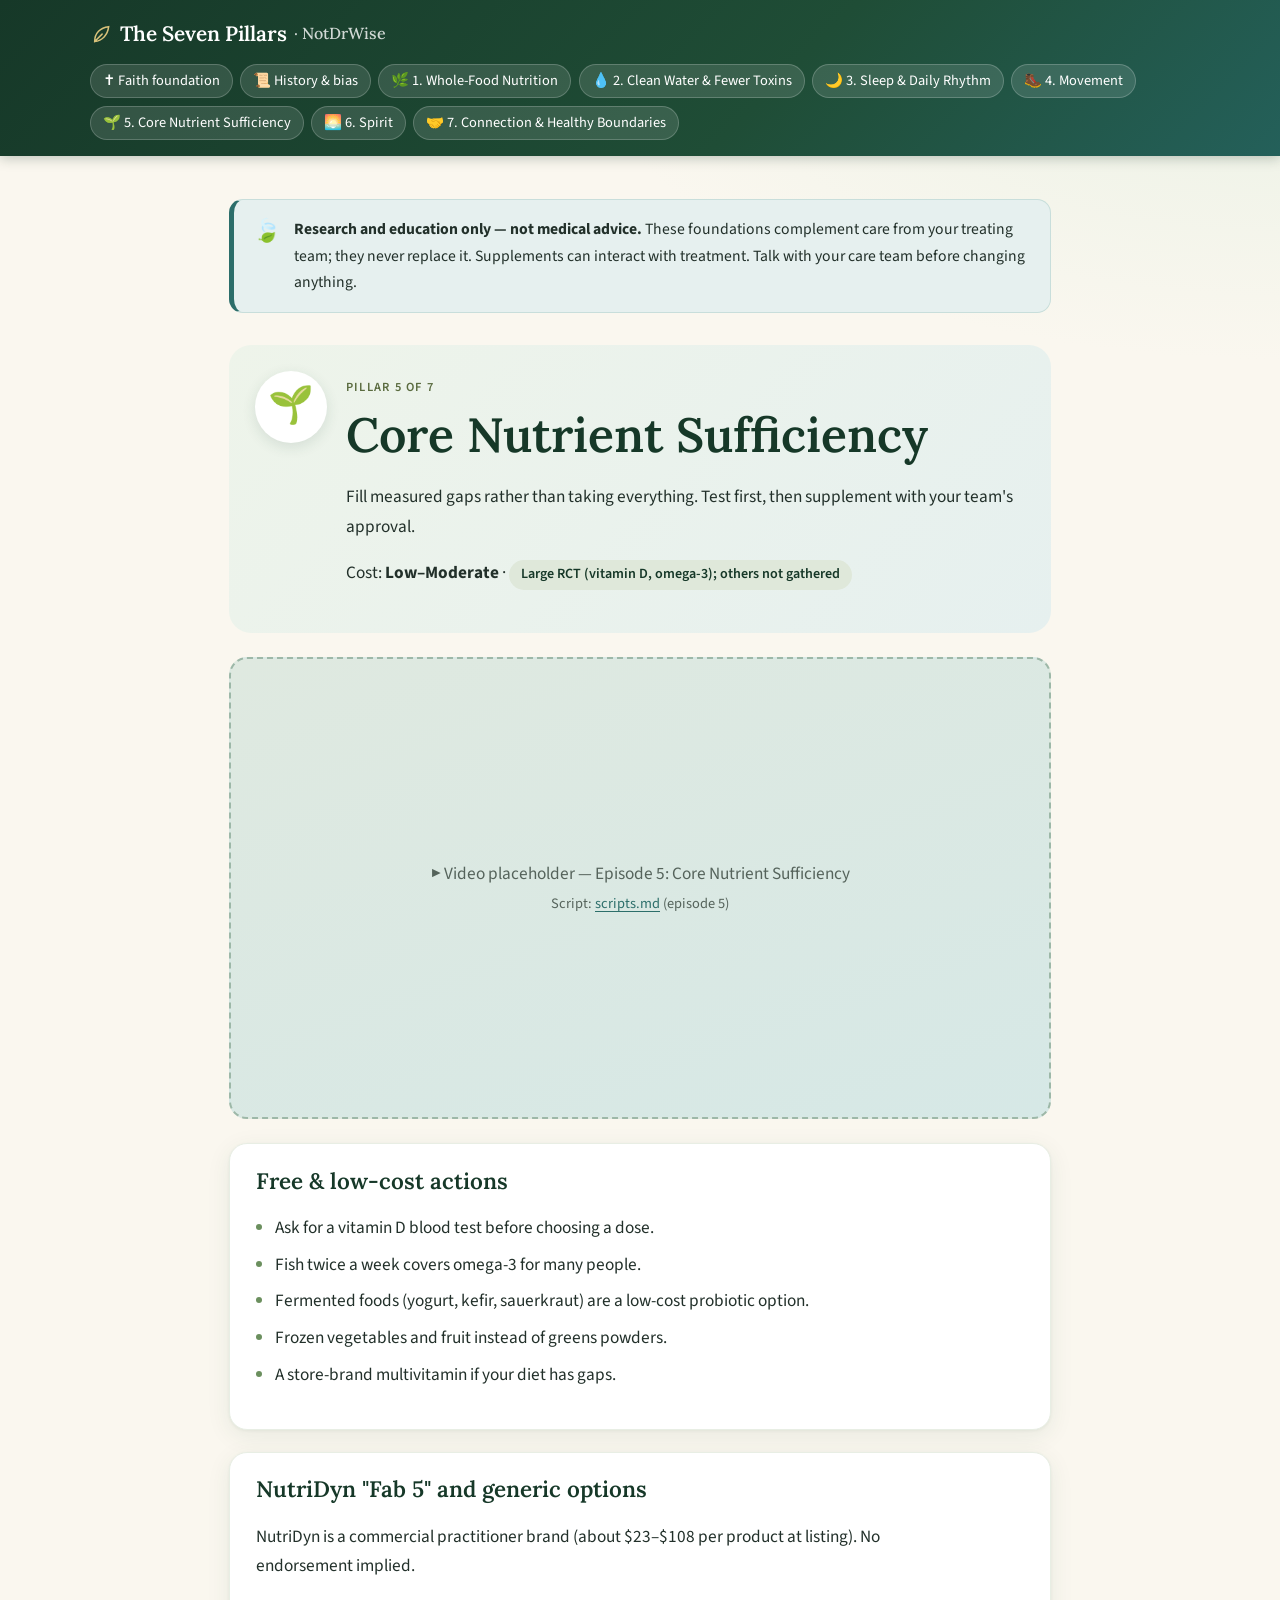
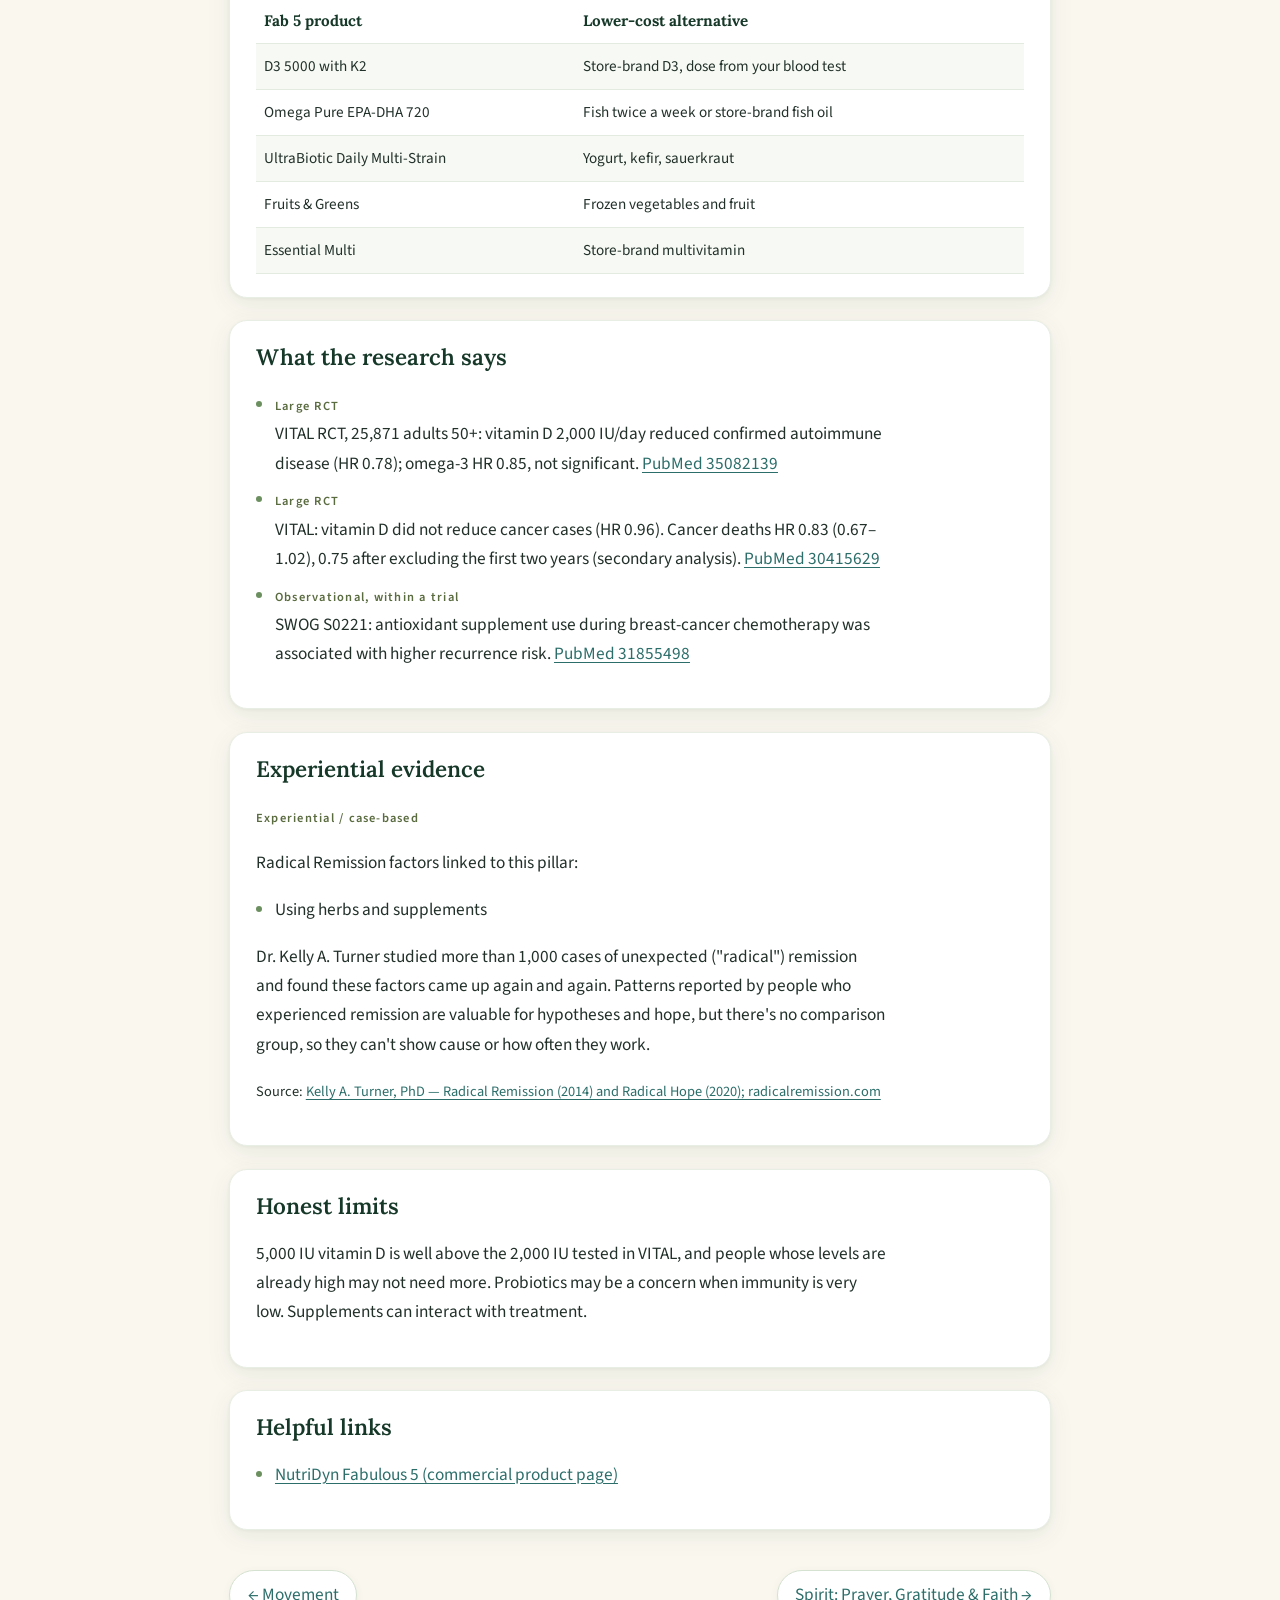
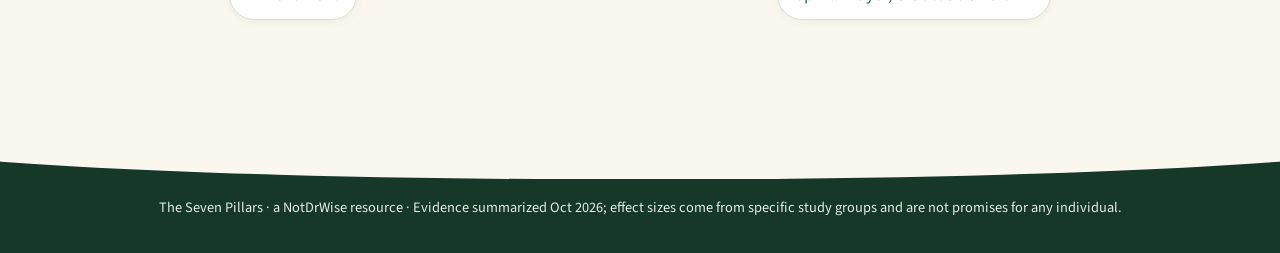
<file: nutrients.html>
<!doctype html><html lang="en"><head><meta charset="utf-8"><meta name="viewport" content="width=device-width,initial-scale=1"><title>Core Nutrient Sufficiency · The Seven Pillars</title><link rel="preconnect" href="https://fonts.googleapis.com"><link rel="preconnect" href="https://fonts.gstatic.com" crossorigin><link href="https://fonts.googleapis.com/css2?family=Lora:wght@500;600;700&family=Source+Sans+3:wght@400;600&display=swap" rel="stylesheet"><link rel="stylesheet" href="style.css"></head>
<body><header><div class="wrap"><a class="brand" href="index.html"><svg class="leaf" viewBox="0 0 24 24" aria-hidden="true"><path d="M5 21c0-9 6-15 15-16-1 9-7 15-15 16zm0 0l8-8" fill="none" stroke="currentColor" stroke-width="1.6" stroke-linecap="round"/></svg> The Seven Pillars <span>· NotDrWise</span></a><nav aria-label="Pillars"><a href="faith.html"><span aria-hidden="true">✝️</span> Faith foundation</a><a href="history.html"><span aria-hidden="true">📜</span> History &amp; bias</a><a href="nutrition.html"><span aria-hidden="true">🌿</span> 1. Whole-Food Nutrition</a><a href="water.html"><span aria-hidden="true">💧</span> 2. Clean Water &amp; Fewer Toxins</a><a href="sleep.html"><span aria-hidden="true">🌙</span> 3. Sleep &amp; Daily Rhythm</a><a href="movement.html"><span aria-hidden="true">🥾</span> 4. Movement</a><a href="nutrients.html"><span aria-hidden="true">🌱</span> 5. Core Nutrient Sufficiency</a><a href="spirit.html"><span aria-hidden="true">🌅</span> 6. Spirit</a><a href="connection.html"><span aria-hidden="true">🤝</span> 7. Connection &amp; Healthy Boundaries</a></nav></div></header><main>
<div class="disc"><span class="disc-ic" aria-hidden="true">🍃</span><div><strong>Research and education only — not medical advice.</strong> These foundations complement care from your treating team; they never replace it. Supplements can interact with treatment. Talk with your care team before changing anything.</div></div>
<section class="phead"><span class="bigic" aria-hidden="true">🌱</span><div><span class="tag">PILLAR 5 OF 7</span><h1>Core Nutrient Sufficiency</h1><p>Fill measured gaps rather than taking everything. Test first, then supplement with your team&#x27;s approval.</p><p>Cost: <strong>Low–Moderate</strong> · <span class="grade">Large RCT (vitamin D, omega-3); others not gathered</span></p></div></section>
<div class="video"><div>▶ Video placeholder — Episode 5: Core Nutrient Sufficiency<br><small>Script: <a href="scripts.md">scripts.md</a> (episode 5)</small></div></div>
<div class="card"><h2>Free & low-cost actions</h2><ul><li>Ask for a vitamin D blood test before choosing a dose.</li><li>Fish twice a week covers omega-3 for many people.</li><li>Fermented foods (yogurt, kefir, sauerkraut) are a low-cost probiotic option.</li><li>Frozen vegetables and fruit instead of greens powders.</li><li>A store-brand multivitamin if your diet has gaps.</li></ul></div>
<div class="card"><h2>NutriDyn "Fab 5" and generic options</h2><p>NutriDyn is a commercial practitioner brand (about $23–$108 per product at listing). No endorsement implied.</p><table><tr><th>Fab 5 product</th><th>Lower-cost alternative</th></tr><tr><td>D3 5000 with K2</td><td>Store-brand D3, dose from your blood test</td></tr><tr><td>Omega Pure EPA-DHA 720</td><td>Fish twice a week or store-brand fish oil</td></tr><tr><td>UltraBiotic Daily Multi-Strain</td><td>Yogurt, kefir, sauerkraut</td></tr><tr><td>Fruits & Greens</td><td>Frozen vegetables and fruit</td></tr><tr><td>Essential Multi</td><td>Store-brand multivitamin</td></tr></table></div><div class="card"><h2>What the research says</h2><ul><li><span class="tag">Large RCT</span><br>VITAL RCT, 25,871 adults 50+: vitamin D 2,000 IU/day reduced confirmed autoimmune disease (HR 0.78); omega-3 HR 0.85, not significant. <a href="https://pubmed.ncbi.nlm.nih.gov/35082139/">PubMed 35082139</a></li><li><span class="tag">Large RCT</span><br>VITAL: vitamin D did not reduce cancer cases (HR 0.96). Cancer deaths HR 0.83 (0.67–1.02), 0.75 after excluding the first two years (secondary analysis). <a href="https://pubmed.ncbi.nlm.nih.gov/30415629/">PubMed 30415629</a></li><li><span class="tag">Observational, within a trial</span><br>SWOG S0221: antioxidant supplement use during breast-cancer chemotherapy was associated with higher recurrence risk. <a href="https://pubmed.ncbi.nlm.nih.gov/31855498/">PubMed 31855498</a></li></ul></div>
<div class="card exp"><h2>Experiential evidence</h2><p><span class="tag">Experiential / case-based</span></p><p>Radical Remission factors linked to this pillar:</p><ul><li>Using herbs and supplements</li></ul><p>Dr. Kelly A. Turner studied more than 1,000 cases of unexpected (&quot;radical&quot;) remission and found these factors came up again and again. Patterns reported by people who experienced remission are valuable for hypotheses and hope, but there&#x27;s no comparison group, so they can&#x27;t show cause or how often they work.</p><p><small>Source: <a href="https://www.radicalremission.com/">Kelly A. Turner, PhD — Radical Remission (2014) and Radical Hope (2020); radicalremission.com</a></small></p></div>
<div class="card"><h2>Honest limits</h2><p>5,000 IU vitamin D is well above the 2,000 IU tested in VITAL, and people whose levels are already high may not need more. Probiotics may be a concern when immunity is very low. Supplements can interact with treatment.</p></div>
<div class="card"><h2>Helpful links</h2><ul><li><a href="https://nutridyn.com/fab5">NutriDyn Fabulous 5 (commercial product page)</a></li></ul></div><div class="pn"><a href="movement.html">← Movement</a><a href="spirit.html">Spirit: Prayer, Gratitude & Faith →</a></div></main><footer><div class="wave" aria-hidden="true"></div>The Seven Pillars · a NotDrWise resource · Evidence summarized Oct 2026; effect sizes come from specific study groups and are not promises for any individual.</footer></body></html>
</file>
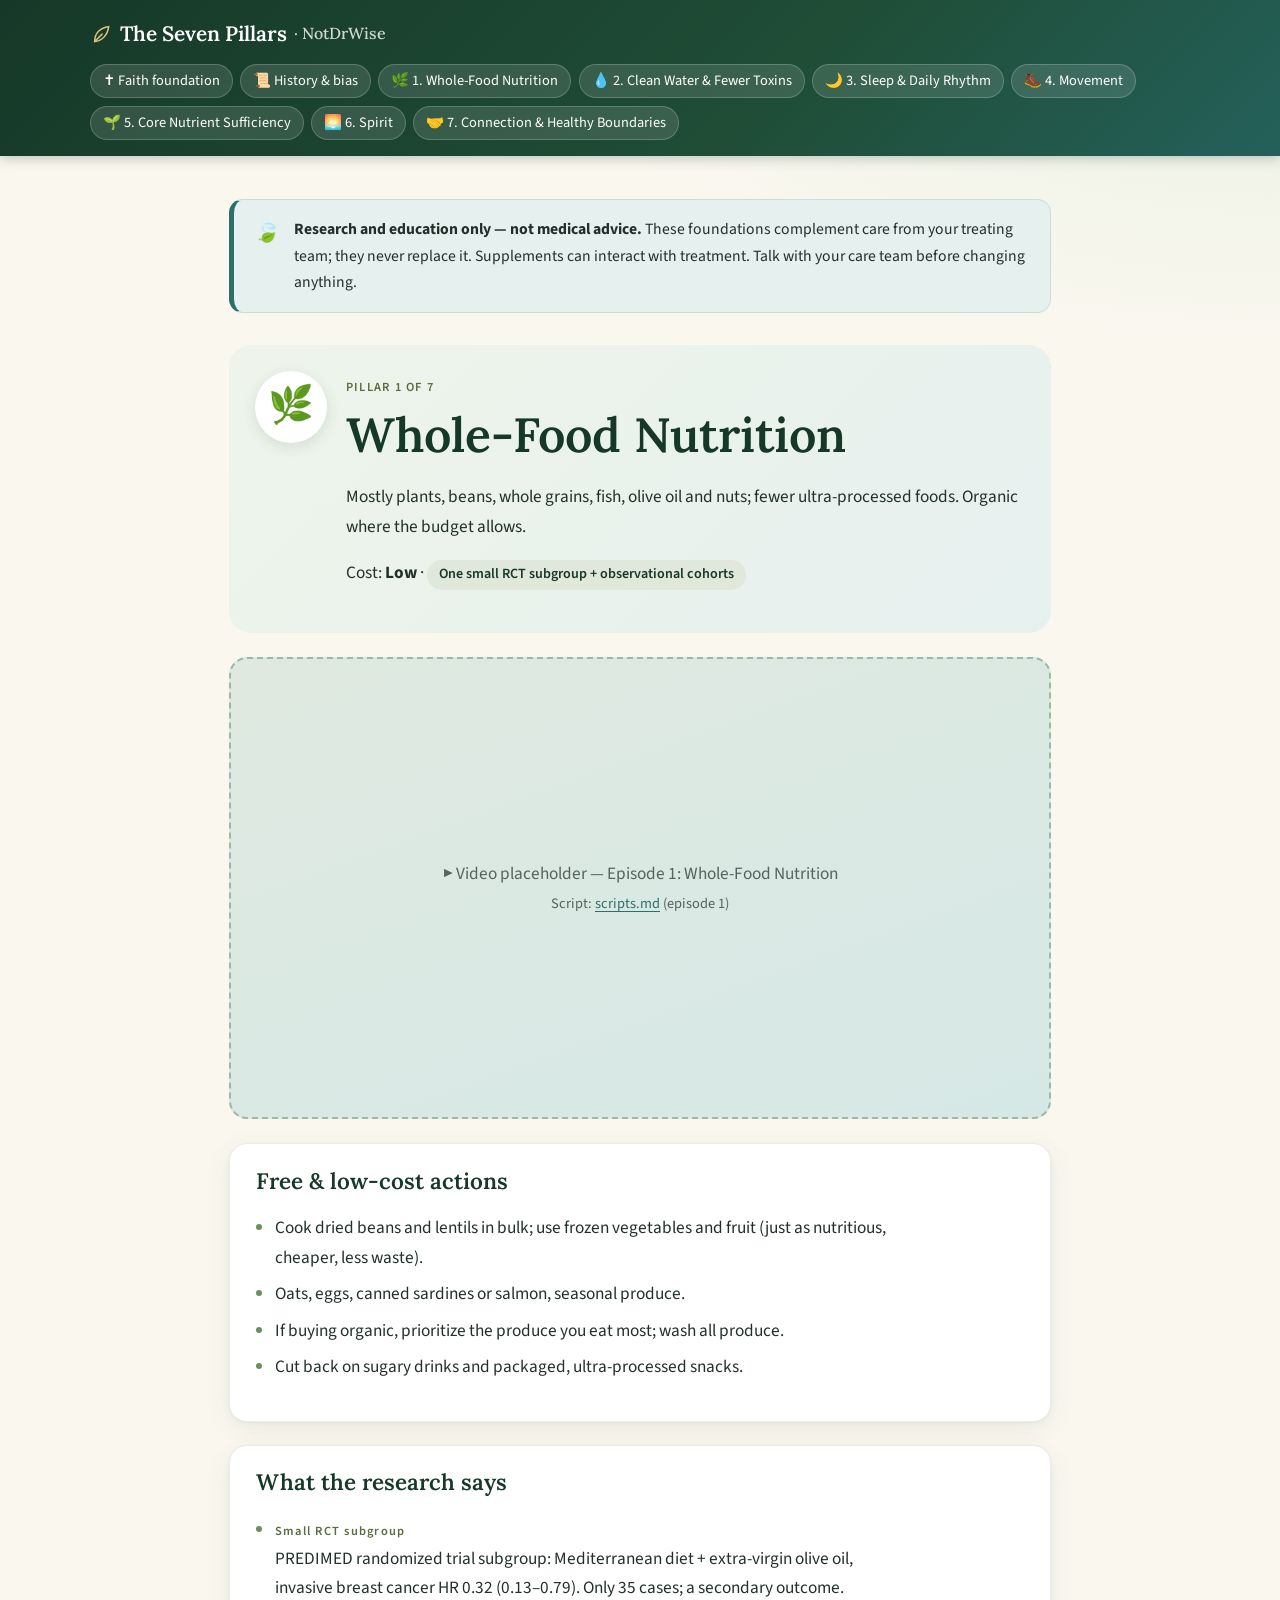
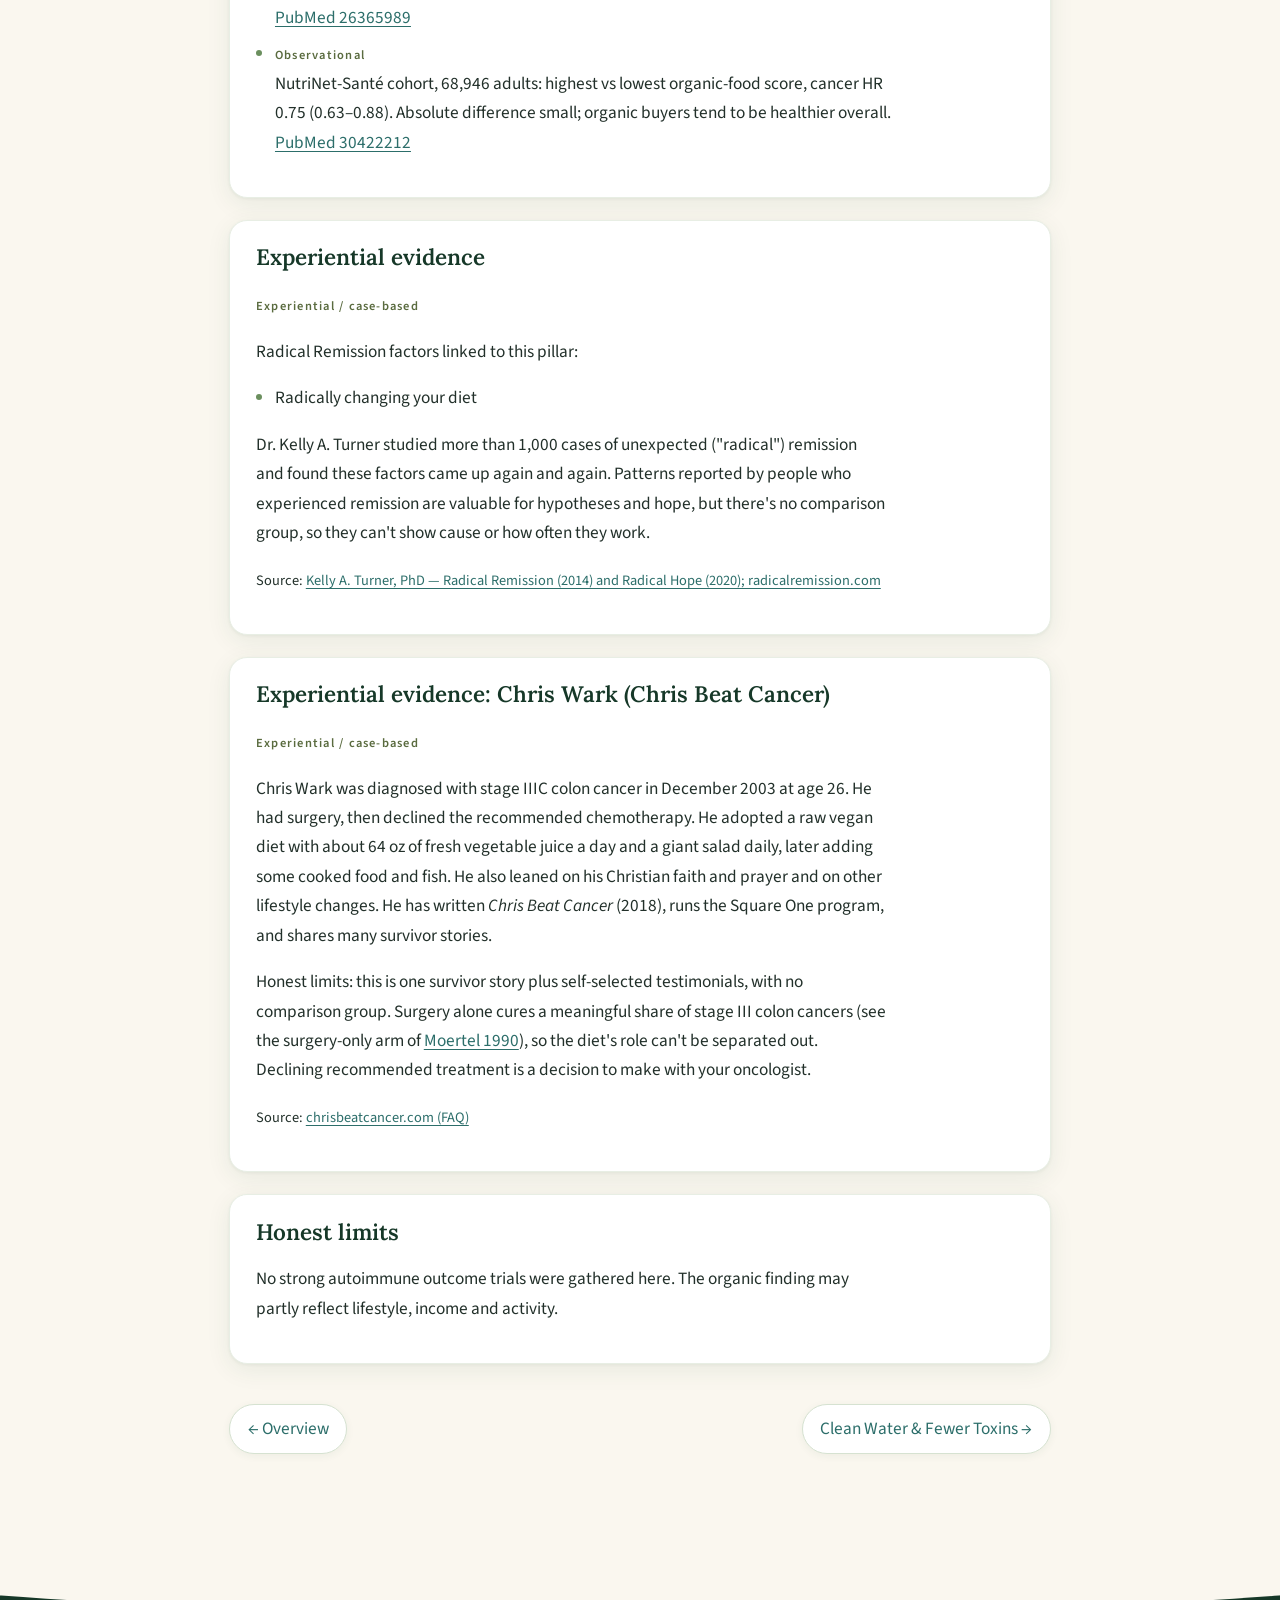
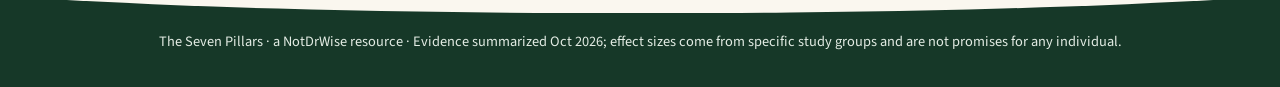
<file: nutrition.html>
<!doctype html><html lang="en"><head><meta charset="utf-8"><meta name="viewport" content="width=device-width,initial-scale=1"><title>Whole-Food Nutrition · The Seven Pillars</title><link rel="preconnect" href="https://fonts.googleapis.com"><link rel="preconnect" href="https://fonts.gstatic.com" crossorigin><link href="https://fonts.googleapis.com/css2?family=Lora:wght@500;600;700&family=Source+Sans+3:wght@400;600&display=swap" rel="stylesheet"><link rel="stylesheet" href="style.css"></head>
<body><header><div class="wrap"><a class="brand" href="index.html"><svg class="leaf" viewBox="0 0 24 24" aria-hidden="true"><path d="M5 21c0-9 6-15 15-16-1 9-7 15-15 16zm0 0l8-8" fill="none" stroke="currentColor" stroke-width="1.6" stroke-linecap="round"/></svg> The Seven Pillars <span>· NotDrWise</span></a><nav aria-label="Pillars"><a href="faith.html"><span aria-hidden="true">✝️</span> Faith foundation</a><a href="history.html"><span aria-hidden="true">📜</span> History &amp; bias</a><a href="nutrition.html"><span aria-hidden="true">🌿</span> 1. Whole-Food Nutrition</a><a href="water.html"><span aria-hidden="true">💧</span> 2. Clean Water &amp; Fewer Toxins</a><a href="sleep.html"><span aria-hidden="true">🌙</span> 3. Sleep &amp; Daily Rhythm</a><a href="movement.html"><span aria-hidden="true">🥾</span> 4. Movement</a><a href="nutrients.html"><span aria-hidden="true">🌱</span> 5. Core Nutrient Sufficiency</a><a href="spirit.html"><span aria-hidden="true">🌅</span> 6. Spirit</a><a href="connection.html"><span aria-hidden="true">🤝</span> 7. Connection &amp; Healthy Boundaries</a></nav></div></header><main>
<div class="disc"><span class="disc-ic" aria-hidden="true">🍃</span><div><strong>Research and education only — not medical advice.</strong> These foundations complement care from your treating team; they never replace it. Supplements can interact with treatment. Talk with your care team before changing anything.</div></div>
<section class="phead"><span class="bigic" aria-hidden="true">🌿</span><div><span class="tag">PILLAR 1 OF 7</span><h1>Whole-Food Nutrition</h1><p>Mostly plants, beans, whole grains, fish, olive oil and nuts; fewer ultra-processed foods. Organic where the budget allows.</p><p>Cost: <strong>Low</strong> · <span class="grade">One small RCT subgroup + observational cohorts</span></p></div></section>
<div class="video"><div>▶ Video placeholder — Episode 1: Whole-Food Nutrition<br><small>Script: <a href="scripts.md">scripts.md</a> (episode 1)</small></div></div>
<div class="card"><h2>Free & low-cost actions</h2><ul><li>Cook dried beans and lentils in bulk; use frozen vegetables and fruit (just as nutritious, cheaper, less waste).</li><li>Oats, eggs, canned sardines or salmon, seasonal produce.</li><li>If buying organic, prioritize the produce you eat most; wash all produce.</li><li>Cut back on sugary drinks and packaged, ultra-processed snacks.</li></ul></div>
<div class="card"><h2>What the research says</h2><ul><li><span class="tag">Small RCT subgroup</span><br>PREDIMED randomized trial subgroup: Mediterranean diet + extra-virgin olive oil, invasive breast cancer HR 0.32 (0.13–0.79). Only 35 cases; a secondary outcome. <a href="https://pubmed.ncbi.nlm.nih.gov/26365989/">PubMed 26365989</a></li><li><span class="tag">Observational</span><br>NutriNet-Santé cohort, 68,946 adults: highest vs lowest organic-food score, cancer HR 0.75 (0.63–0.88). Absolute difference small; organic buyers tend to be healthier overall. <a href="https://pubmed.ncbi.nlm.nih.gov/30422212/">PubMed 30422212</a></li></ul></div>
<div class="card exp"><h2>Experiential evidence</h2><p><span class="tag">Experiential / case-based</span></p><p>Radical Remission factors linked to this pillar:</p><ul><li>Radically changing your diet</li></ul><p>Dr. Kelly A. Turner studied more than 1,000 cases of unexpected (&quot;radical&quot;) remission and found these factors came up again and again. Patterns reported by people who experienced remission are valuable for hypotheses and hope, but there&#x27;s no comparison group, so they can&#x27;t show cause or how often they work.</p><p><small>Source: <a href="https://www.radicalremission.com/">Kelly A. Turner, PhD — Radical Remission (2014) and Radical Hope (2020); radicalremission.com</a></small></p></div><div class="card exp"><h2>Experiential evidence: Chris Wark (Chris Beat Cancer)</h2><p><span class="tag">Experiential / case-based</span></p><p>Chris Wark was diagnosed with stage IIIC colon cancer in December 2003 at age 26. He had surgery, then declined the recommended chemotherapy. He adopted a raw vegan diet with about 64 oz of fresh vegetable juice a day and a giant salad daily, later adding some cooked food and fish. He also leaned on his Christian faith and prayer and on other lifestyle changes. He has written <em>Chris Beat Cancer</em> (2018), runs the Square One program, and shares many survivor stories.</p><p>Honest limits: this is one survivor story plus self-selected testimonials, with no comparison group. Surgery alone cures a meaningful share of stage III colon cancers (see the surgery-only arm of <a href="https://pubmed.ncbi.nlm.nih.gov/2300087/">Moertel 1990</a>), so the diet&#39;s role can&#39;t be separated out. Declining recommended treatment is a decision to make with your oncologist.</p><p><small>Source: <a href="https://www.chrisbeatcancer.com/faq/">chrisbeatcancer.com (FAQ)</a></small></p></div>
<div class="card"><h2>Honest limits</h2><p>No strong autoimmune outcome trials were gathered here. The organic finding may partly reflect lifestyle, income and activity.</p></div>
<div class="pn"><a href="index.html">← Overview</a><a href="water.html">Clean Water & Fewer Toxins →</a></div></main><footer><div class="wave" aria-hidden="true"></div>The Seven Pillars · a NotDrWise resource · Evidence summarized Oct 2026; effect sizes come from specific study groups and are not promises for any individual.</footer></body></html>
</file>
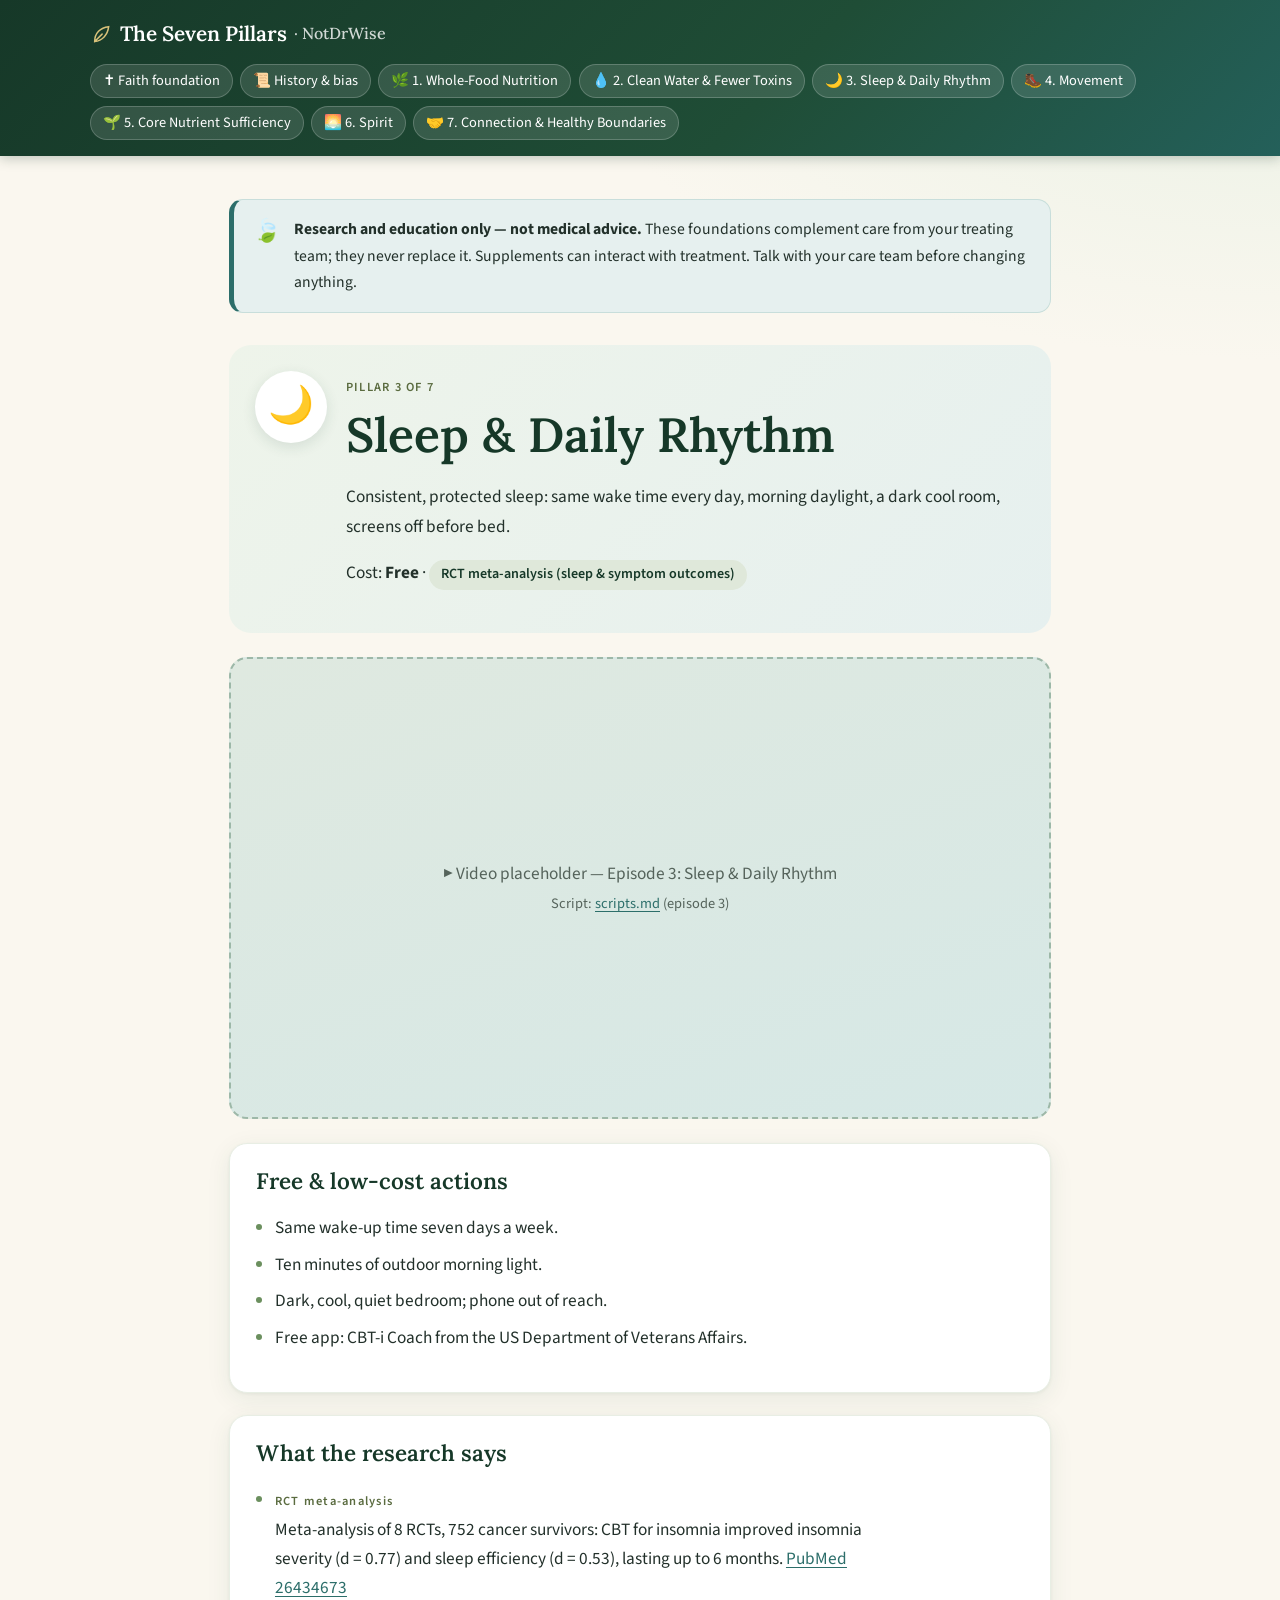
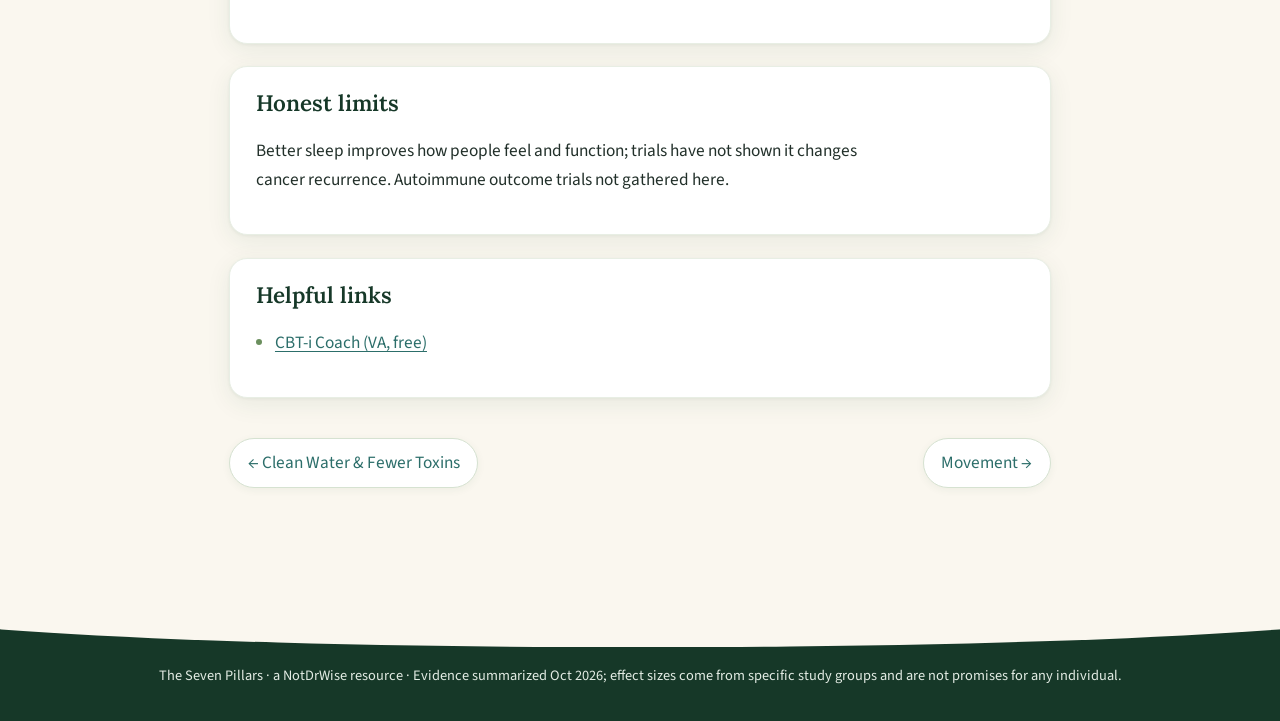
<file: sleep.html>
<!doctype html><html lang="en"><head><meta charset="utf-8"><meta name="viewport" content="width=device-width,initial-scale=1"><title>Sleep &amp; Daily Rhythm · The Seven Pillars</title><link rel="preconnect" href="https://fonts.googleapis.com"><link rel="preconnect" href="https://fonts.gstatic.com" crossorigin><link href="https://fonts.googleapis.com/css2?family=Lora:wght@500;600;700&family=Source+Sans+3:wght@400;600&display=swap" rel="stylesheet"><link rel="stylesheet" href="style.css"></head>
<body><header><div class="wrap"><a class="brand" href="index.html"><svg class="leaf" viewBox="0 0 24 24" aria-hidden="true"><path d="M5 21c0-9 6-15 15-16-1 9-7 15-15 16zm0 0l8-8" fill="none" stroke="currentColor" stroke-width="1.6" stroke-linecap="round"/></svg> The Seven Pillars <span>· NotDrWise</span></a><nav aria-label="Pillars"><a href="faith.html"><span aria-hidden="true">✝️</span> Faith foundation</a><a href="history.html"><span aria-hidden="true">📜</span> History &amp; bias</a><a href="nutrition.html"><span aria-hidden="true">🌿</span> 1. Whole-Food Nutrition</a><a href="water.html"><span aria-hidden="true">💧</span> 2. Clean Water &amp; Fewer Toxins</a><a href="sleep.html"><span aria-hidden="true">🌙</span> 3. Sleep &amp; Daily Rhythm</a><a href="movement.html"><span aria-hidden="true">🥾</span> 4. Movement</a><a href="nutrients.html"><span aria-hidden="true">🌱</span> 5. Core Nutrient Sufficiency</a><a href="spirit.html"><span aria-hidden="true">🌅</span> 6. Spirit</a><a href="connection.html"><span aria-hidden="true">🤝</span> 7. Connection &amp; Healthy Boundaries</a></nav></div></header><main>
<div class="disc"><span class="disc-ic" aria-hidden="true">🍃</span><div><strong>Research and education only — not medical advice.</strong> These foundations complement care from your treating team; they never replace it. Supplements can interact with treatment. Talk with your care team before changing anything.</div></div>
<section class="phead"><span class="bigic" aria-hidden="true">🌙</span><div><span class="tag">PILLAR 3 OF 7</span><h1>Sleep &amp; Daily Rhythm</h1><p>Consistent, protected sleep: same wake time every day, morning daylight, a dark cool room, screens off before bed.</p><p>Cost: <strong>Free</strong> · <span class="grade">RCT meta-analysis (sleep &amp; symptom outcomes)</span></p></div></section>
<div class="video"><div>▶ Video placeholder — Episode 3: Sleep &amp; Daily Rhythm<br><small>Script: <a href="scripts.md">scripts.md</a> (episode 3)</small></div></div>
<div class="card"><h2>Free & low-cost actions</h2><ul><li>Same wake-up time seven days a week.</li><li>Ten minutes of outdoor morning light.</li><li>Dark, cool, quiet bedroom; phone out of reach.</li><li>Free app: CBT-i Coach from the US Department of Veterans Affairs.</li></ul></div>
<div class="card"><h2>What the research says</h2><ul><li><span class="tag">RCT meta-analysis</span><br>Meta-analysis of 8 RCTs, 752 cancer survivors: CBT for insomnia improved insomnia severity (d = 0.77) and sleep efficiency (d = 0.53), lasting up to 6 months. <a href="https://pubmed.ncbi.nlm.nih.gov/26434673/">PubMed 26434673</a></li></ul></div>

<div class="card"><h2>Honest limits</h2><p>Better sleep improves how people feel and function; trials have not shown it changes cancer recurrence. Autoimmune outcome trials not gathered here.</p></div>
<div class="card"><h2>Helpful links</h2><ul><li><a href="https://mobile.va.gov/app/cbt-i-coach">CBT-i Coach (VA, free)</a></li></ul></div><div class="pn"><a href="water.html">← Clean Water & Fewer Toxins</a><a href="movement.html">Movement →</a></div></main><footer><div class="wave" aria-hidden="true"></div>The Seven Pillars · a NotDrWise resource · Evidence summarized Oct 2026; effect sizes come from specific study groups and are not promises for any individual.</footer></body></html>
</file>
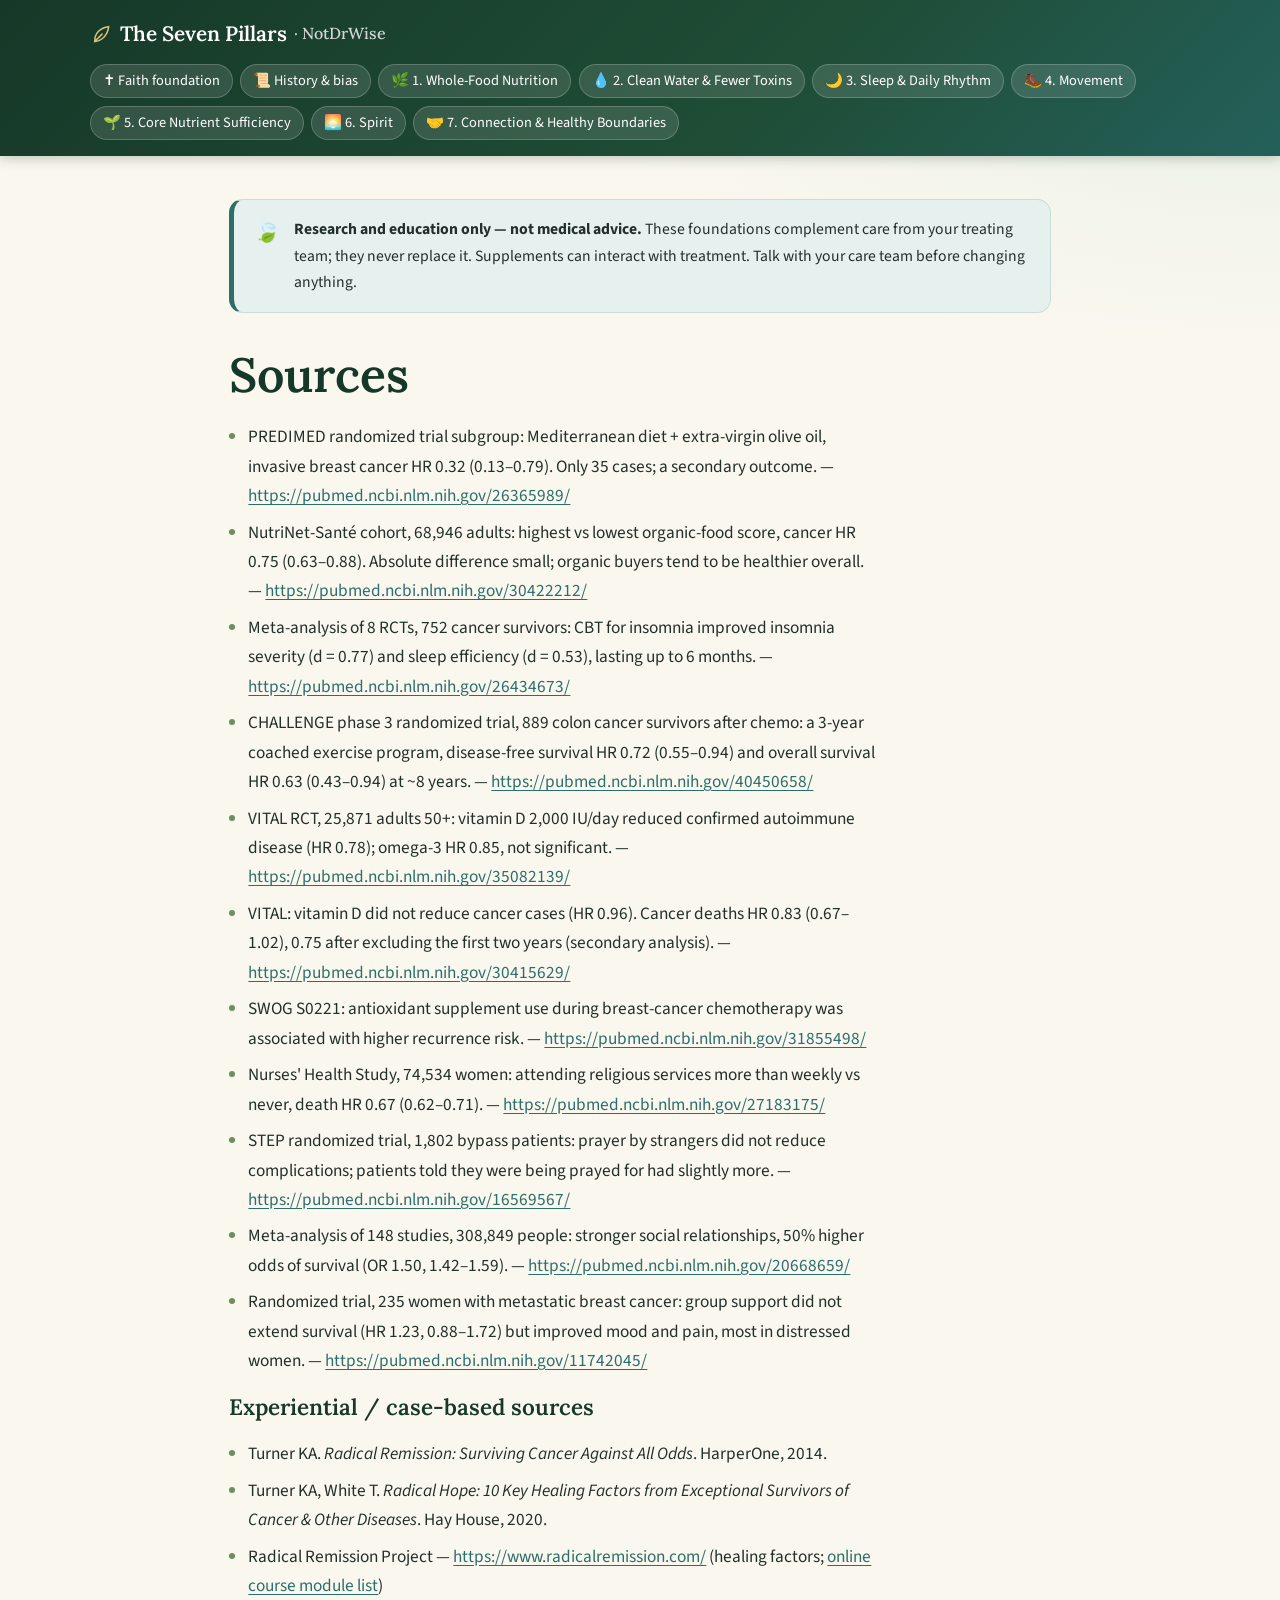
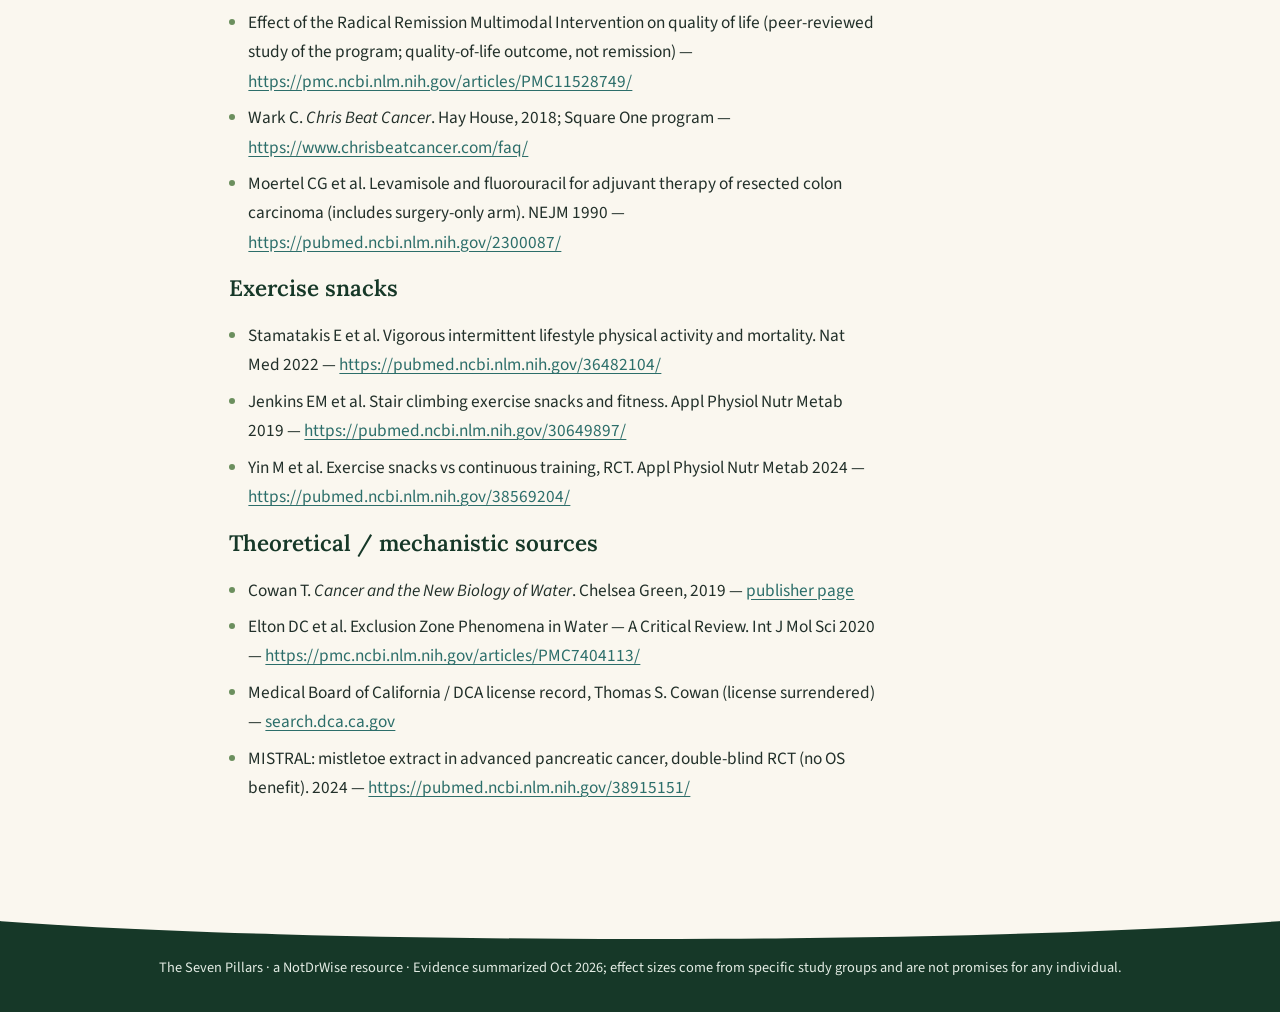
<file: sources.html>
<!doctype html><html lang="en"><head><meta charset="utf-8"><meta name="viewport" content="width=device-width,initial-scale=1"><title>Sources · The Seven Pillars</title><link rel="preconnect" href="https://fonts.googleapis.com"><link rel="preconnect" href="https://fonts.gstatic.com" crossorigin><link href="https://fonts.googleapis.com/css2?family=Lora:wght@500;600;700&family=Source+Sans+3:wght@400;600&display=swap" rel="stylesheet"><link rel="stylesheet" href="style.css"></head>
<body><header><div class="wrap"><a class="brand" href="index.html"><svg class="leaf" viewBox="0 0 24 24" aria-hidden="true"><path d="M5 21c0-9 6-15 15-16-1 9-7 15-15 16zm0 0l8-8" fill="none" stroke="currentColor" stroke-width="1.6" stroke-linecap="round"/></svg> The Seven Pillars <span>· NotDrWise</span></a><nav aria-label="Pillars"><a href="faith.html"><span aria-hidden="true">✝️</span> Faith foundation</a><a href="history.html"><span aria-hidden="true">📜</span> History &amp; bias</a><a href="nutrition.html"><span aria-hidden="true">🌿</span> 1. Whole-Food Nutrition</a><a href="water.html"><span aria-hidden="true">💧</span> 2. Clean Water &amp; Fewer Toxins</a><a href="sleep.html"><span aria-hidden="true">🌙</span> 3. Sleep &amp; Daily Rhythm</a><a href="movement.html"><span aria-hidden="true">🥾</span> 4. Movement</a><a href="nutrients.html"><span aria-hidden="true">🌱</span> 5. Core Nutrient Sufficiency</a><a href="spirit.html"><span aria-hidden="true">🌅</span> 6. Spirit</a><a href="connection.html"><span aria-hidden="true">🤝</span> 7. Connection &amp; Healthy Boundaries</a></nav></div></header><main>
<div class="disc"><span class="disc-ic" aria-hidden="true">🍃</span><div><strong>Research and education only — not medical advice.</strong> These foundations complement care from your treating team; they never replace it. Supplements can interact with treatment. Talk with your care team before changing anything.</div></div>
<h1>Sources</h1><ul><li>PREDIMED randomized trial subgroup: Mediterranean diet + extra-virgin olive oil, invasive breast cancer HR 0.32 (0.13–0.79). Only 35 cases; a secondary outcome. — <a href="https://pubmed.ncbi.nlm.nih.gov/26365989/">https://pubmed.ncbi.nlm.nih.gov/26365989/</a></li><li>NutriNet-Santé cohort, 68,946 adults: highest vs lowest organic-food score, cancer HR 0.75 (0.63–0.88). Absolute difference small; organic buyers tend to be healthier overall. — <a href="https://pubmed.ncbi.nlm.nih.gov/30422212/">https://pubmed.ncbi.nlm.nih.gov/30422212/</a></li><li>Meta-analysis of 8 RCTs, 752 cancer survivors: CBT for insomnia improved insomnia severity (d = 0.77) and sleep efficiency (d = 0.53), lasting up to 6 months. — <a href="https://pubmed.ncbi.nlm.nih.gov/26434673/">https://pubmed.ncbi.nlm.nih.gov/26434673/</a></li><li>CHALLENGE phase 3 randomized trial, 889 colon cancer survivors after chemo: a 3-year coached exercise program, disease-free survival HR 0.72 (0.55–0.94) and overall survival HR 0.63 (0.43–0.94) at ~8 years. — <a href="https://pubmed.ncbi.nlm.nih.gov/40450658/">https://pubmed.ncbi.nlm.nih.gov/40450658/</a></li><li>VITAL RCT, 25,871 adults 50+: vitamin D 2,000 IU/day reduced confirmed autoimmune disease (HR 0.78); omega-3 HR 0.85, not significant. — <a href="https://pubmed.ncbi.nlm.nih.gov/35082139/">https://pubmed.ncbi.nlm.nih.gov/35082139/</a></li><li>VITAL: vitamin D did not reduce cancer cases (HR 0.96). Cancer deaths HR 0.83 (0.67–1.02), 0.75 after excluding the first two years (secondary analysis). — <a href="https://pubmed.ncbi.nlm.nih.gov/30415629/">https://pubmed.ncbi.nlm.nih.gov/30415629/</a></li><li>SWOG S0221: antioxidant supplement use during breast-cancer chemotherapy was associated with higher recurrence risk. — <a href="https://pubmed.ncbi.nlm.nih.gov/31855498/">https://pubmed.ncbi.nlm.nih.gov/31855498/</a></li><li>Nurses&#x27; Health Study, 74,534 women: attending religious services more than weekly vs never, death HR 0.67 (0.62–0.71). — <a href="https://pubmed.ncbi.nlm.nih.gov/27183175/">https://pubmed.ncbi.nlm.nih.gov/27183175/</a></li><li>STEP randomized trial, 1,802 bypass patients: prayer by strangers did not reduce complications; patients told they were being prayed for had slightly more. — <a href="https://pubmed.ncbi.nlm.nih.gov/16569567/">https://pubmed.ncbi.nlm.nih.gov/16569567/</a></li><li>Meta-analysis of 148 studies, 308,849 people: stronger social relationships, 50% higher odds of survival (OR 1.50, 1.42–1.59). — <a href="https://pubmed.ncbi.nlm.nih.gov/20668659/">https://pubmed.ncbi.nlm.nih.gov/20668659/</a></li><li>Randomized trial, 235 women with metastatic breast cancer: group support did not extend survival (HR 1.23, 0.88–1.72) but improved mood and pain, most in distressed women. — <a href="https://pubmed.ncbi.nlm.nih.gov/11742045/">https://pubmed.ncbi.nlm.nih.gov/11742045/</a></li></ul><h2>Experiential / case-based sources</h2><ul><li>Turner KA. <em>Radical Remission: Surviving Cancer Against All Odds</em>. HarperOne, 2014.</li><li>Turner KA, White T. <em>Radical Hope: 10 Key Healing Factors from Exceptional Survivors of Cancer &amp; Other Diseases</em>. Hay House, 2020.</li><li>Radical Remission Project — <a href="https://www.radicalremission.com/">https://www.radicalremission.com/</a> (healing factors; <a href="https://www.radicalremission.com/online-course">online course module list</a>)</li><li>Effect of the Radical Remission Multimodal Intervention on quality of life (peer-reviewed study of the program; quality-of-life outcome, not remission) — <a href="https://pmc.ncbi.nlm.nih.gov/articles/PMC11528749/">https://pmc.ncbi.nlm.nih.gov/articles/PMC11528749/</a></li><li>Wark C. <em>Chris Beat Cancer</em>. Hay House, 2018; Square One program — <a href="https://www.chrisbeatcancer.com/faq/">https://www.chrisbeatcancer.com/faq/</a></li><li>Moertel CG et al. Levamisole and fluorouracil for adjuvant therapy of resected colon carcinoma (includes surgery-only arm). NEJM 1990 — <a href="https://pubmed.ncbi.nlm.nih.gov/2300087/">https://pubmed.ncbi.nlm.nih.gov/2300087/</a></li></ul><h2>Exercise snacks</h2><ul><li>Stamatakis E et al. Vigorous intermittent lifestyle physical activity and mortality. Nat Med 2022 — <a href="https://pubmed.ncbi.nlm.nih.gov/36482104/">https://pubmed.ncbi.nlm.nih.gov/36482104/</a></li><li>Jenkins EM et al. Stair climbing exercise snacks and fitness. Appl Physiol Nutr Metab 2019 — <a href="https://pubmed.ncbi.nlm.nih.gov/30649897/">https://pubmed.ncbi.nlm.nih.gov/30649897/</a></li><li>Yin M et al. Exercise snacks vs continuous training, RCT. Appl Physiol Nutr Metab 2024 — <a href="https://pubmed.ncbi.nlm.nih.gov/38569204/">https://pubmed.ncbi.nlm.nih.gov/38569204/</a></li></ul><h2>Theoretical / mechanistic sources</h2><ul><li>Cowan T. <em>Cancer and the New Biology of Water</em>. Chelsea Green, 2019 — <a href="https://www.chelseagreen.com/product/cancer-and-the-new-biology-of-water/">publisher page</a></li><li>Elton DC et al. Exclusion Zone Phenomena in Water — A Critical Review. Int J Mol Sci 2020 — <a href="https://pmc.ncbi.nlm.nih.gov/articles/PMC7404113/">https://pmc.ncbi.nlm.nih.gov/articles/PMC7404113/</a></li><li>Medical Board of California / DCA license record, Thomas S. Cowan (license surrendered) — <a href="https://search.dca.ca.gov/details/8002/G/86923/681efde9c99ad1775263afbc39c180b8">search.dca.ca.gov</a></li><li>MISTRAL: mistletoe extract in advanced pancreatic cancer, double-blind RCT (no OS benefit). 2024 — <a href="https://pubmed.ncbi.nlm.nih.gov/38915151/">https://pubmed.ncbi.nlm.nih.gov/38915151/</a></li></ul></main><footer><div class="wave" aria-hidden="true"></div>The Seven Pillars · a NotDrWise resource · Evidence summarized Oct 2026; effect sizes come from specific study groups and are not promises for any individual.</footer></body></html>
</file>
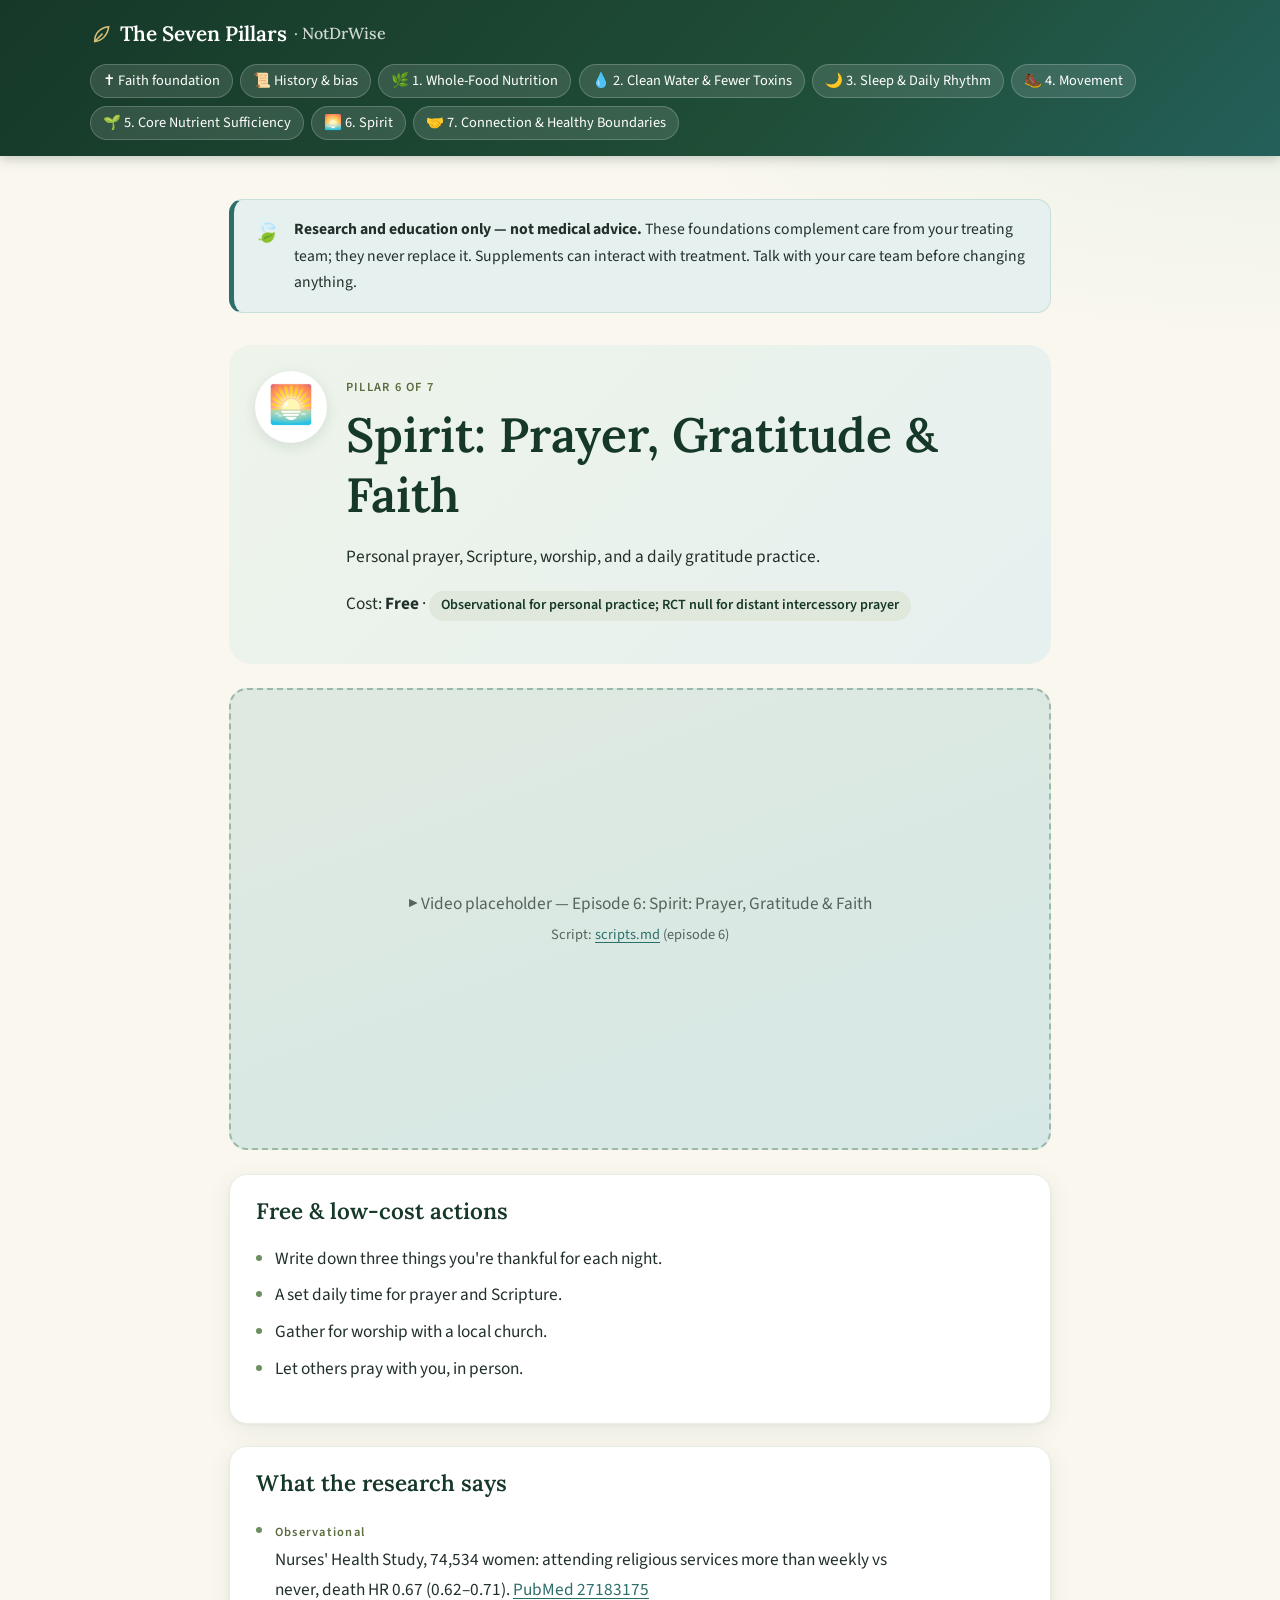
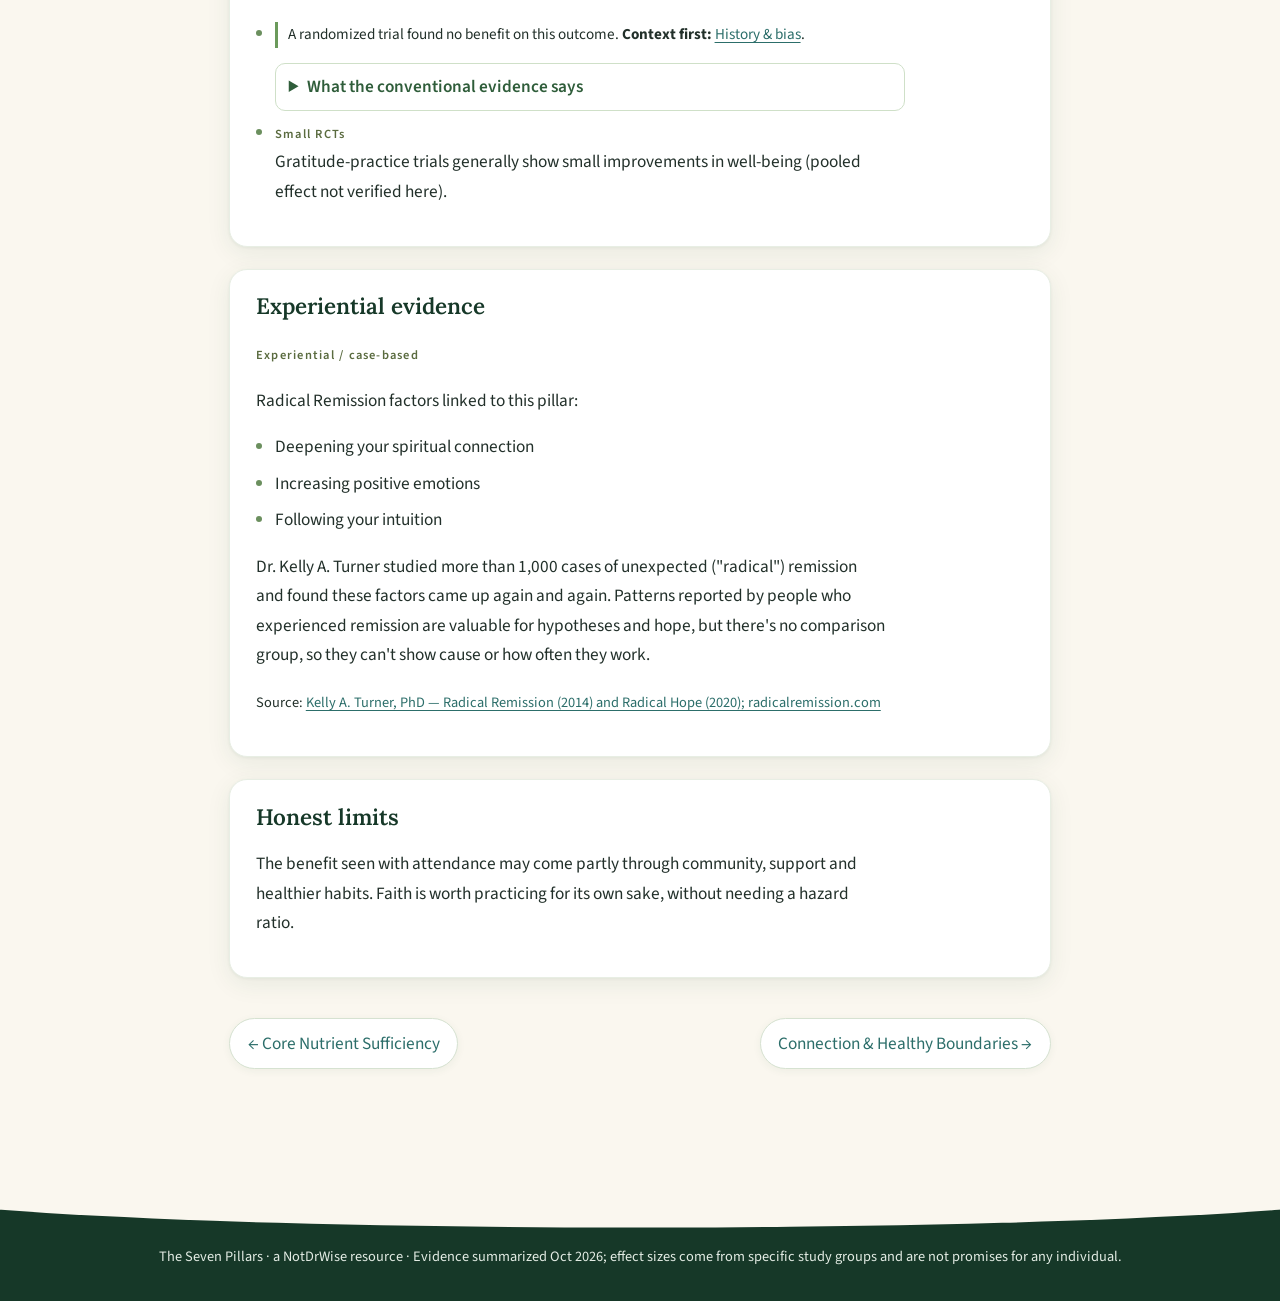
<file: spirit.html>
<!doctype html><html lang="en"><head><meta charset="utf-8"><meta name="viewport" content="width=device-width,initial-scale=1"><title>Spirit: Prayer, Gratitude &amp; Faith · The Seven Pillars</title><link rel="preconnect" href="https://fonts.googleapis.com"><link rel="preconnect" href="https://fonts.gstatic.com" crossorigin><link href="https://fonts.googleapis.com/css2?family=Lora:wght@500;600;700&family=Source+Sans+3:wght@400;600&display=swap" rel="stylesheet"><link rel="stylesheet" href="style.css"></head>
<body><header><div class="wrap"><a class="brand" href="index.html"><svg class="leaf" viewBox="0 0 24 24" aria-hidden="true"><path d="M5 21c0-9 6-15 15-16-1 9-7 15-15 16zm0 0l8-8" fill="none" stroke="currentColor" stroke-width="1.6" stroke-linecap="round"/></svg> The Seven Pillars <span>· NotDrWise</span></a><nav aria-label="Pillars"><a href="faith.html"><span aria-hidden="true">✝️</span> Faith foundation</a><a href="history.html"><span aria-hidden="true">📜</span> History &amp; bias</a><a href="nutrition.html"><span aria-hidden="true">🌿</span> 1. Whole-Food Nutrition</a><a href="water.html"><span aria-hidden="true">💧</span> 2. Clean Water &amp; Fewer Toxins</a><a href="sleep.html"><span aria-hidden="true">🌙</span> 3. Sleep &amp; Daily Rhythm</a><a href="movement.html"><span aria-hidden="true">🥾</span> 4. Movement</a><a href="nutrients.html"><span aria-hidden="true">🌱</span> 5. Core Nutrient Sufficiency</a><a href="spirit.html"><span aria-hidden="true">🌅</span> 6. Spirit</a><a href="connection.html"><span aria-hidden="true">🤝</span> 7. Connection &amp; Healthy Boundaries</a></nav></div></header><main>
<div class="disc"><span class="disc-ic" aria-hidden="true">🍃</span><div><strong>Research and education only — not medical advice.</strong> These foundations complement care from your treating team; they never replace it. Supplements can interact with treatment. Talk with your care team before changing anything.</div></div>
<section class="phead"><span class="bigic" aria-hidden="true">🌅</span><div><span class="tag">PILLAR 6 OF 7</span><h1>Spirit: Prayer, Gratitude &amp; Faith</h1><p>Personal prayer, Scripture, worship, and a daily gratitude practice.</p><p>Cost: <strong>Free</strong> · <span class="grade">Observational for personal practice; RCT null for distant intercessory prayer</span></p></div></section>
<div class="video"><div>▶ Video placeholder — Episode 6: Spirit: Prayer, Gratitude &amp; Faith<br><small>Script: <a href="scripts.md">scripts.md</a> (episode 6)</small></div></div>
<div class="card"><h2>Free & low-cost actions</h2><ul><li>Write down three things you&#x27;re thankful for each night.</li><li>A set daily time for prayer and Scripture.</li><li>Gather for worship with a local church.</li><li>Let others pray with you, in person.</li></ul></div>
<div class="card"><h2>What the research says</h2><ul><li><span class="tag">Observational</span><br>Nurses&#x27; Health Study, 74,534 women: attending religious services more than weekly vs never, death HR 0.67 (0.62–0.71). <a href="https://pubmed.ncbi.nlm.nih.gov/27183175/">PubMed 27183175</a></li><li><p class="ctx">A randomized trial found no benefit on this outcome. <strong>Context first:</strong> <a href="history.html">History &amp; bias</a>.</p><details><summary>What the conventional evidence says</summary><span class="tag">RCT — null</span><br>STEP randomized trial, 1,802 bypass patients: prayer by strangers did not reduce complications; patients told they were being prayed for had slightly more. <a href="https://pubmed.ncbi.nlm.nih.gov/16569567/">PubMed 16569567</a></details></li><li><span class="tag">Small RCTs</span><br>Gratitude-practice trials generally show small improvements in well-being (pooled effect not verified here).</li></ul></div>
<div class="card exp"><h2>Experiential evidence</h2><p><span class="tag">Experiential / case-based</span></p><p>Radical Remission factors linked to this pillar:</p><ul><li>Deepening your spiritual connection</li><li>Increasing positive emotions</li><li>Following your intuition</li></ul><p>Dr. Kelly A. Turner studied more than 1,000 cases of unexpected (&quot;radical&quot;) remission and found these factors came up again and again. Patterns reported by people who experienced remission are valuable for hypotheses and hope, but there&#x27;s no comparison group, so they can&#x27;t show cause or how often they work.</p><p><small>Source: <a href="https://www.radicalremission.com/">Kelly A. Turner, PhD — Radical Remission (2014) and Radical Hope (2020); radicalremission.com</a></small></p></div>
<div class="card"><h2>Honest limits</h2><p>The benefit seen with attendance may come partly through community, support and healthier habits. Faith is worth practicing for its own sake, without needing a hazard ratio.</p></div>
<div class="pn"><a href="nutrients.html">← Core Nutrient Sufficiency</a><a href="connection.html">Connection & Healthy Boundaries →</a></div></main><footer><div class="wave" aria-hidden="true"></div>The Seven Pillars · a NotDrWise resource · Evidence summarized Oct 2026; effect sizes come from specific study groups and are not promises for any individual.</footer></body></html>
</file>
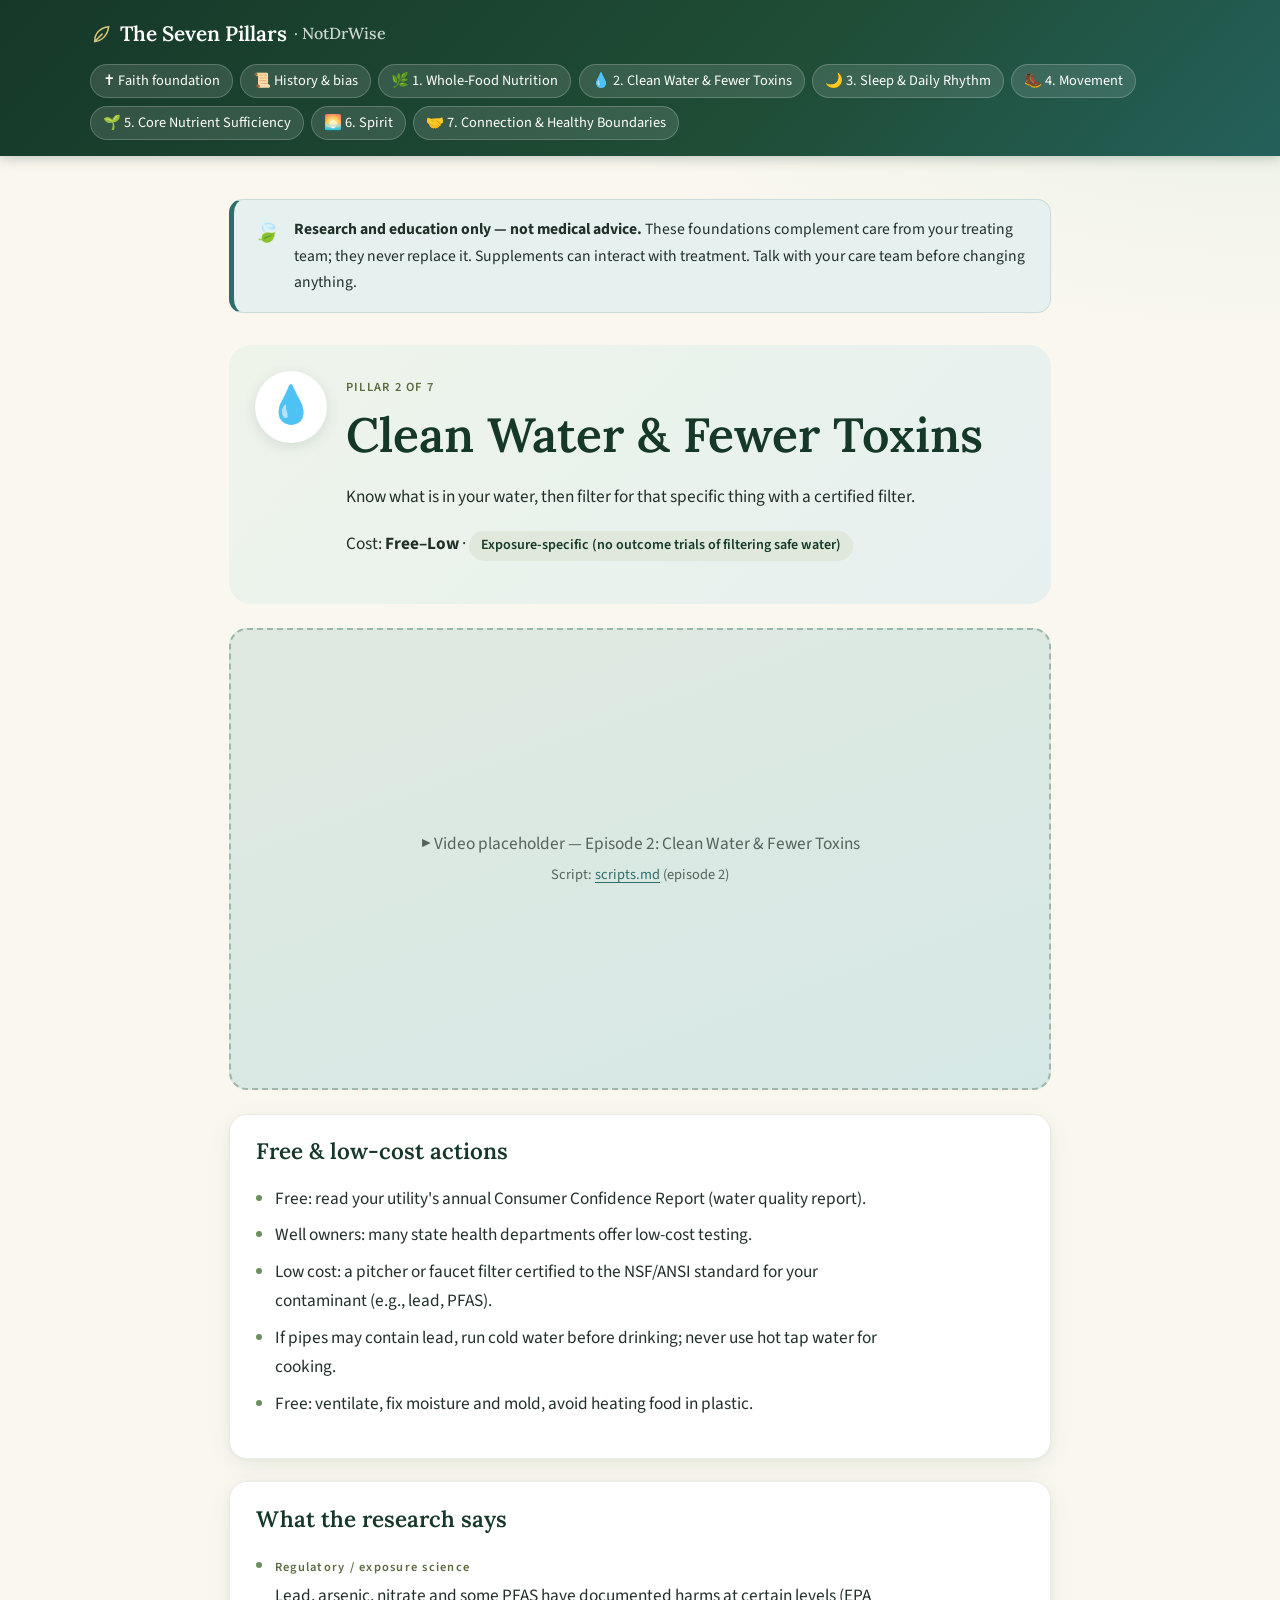
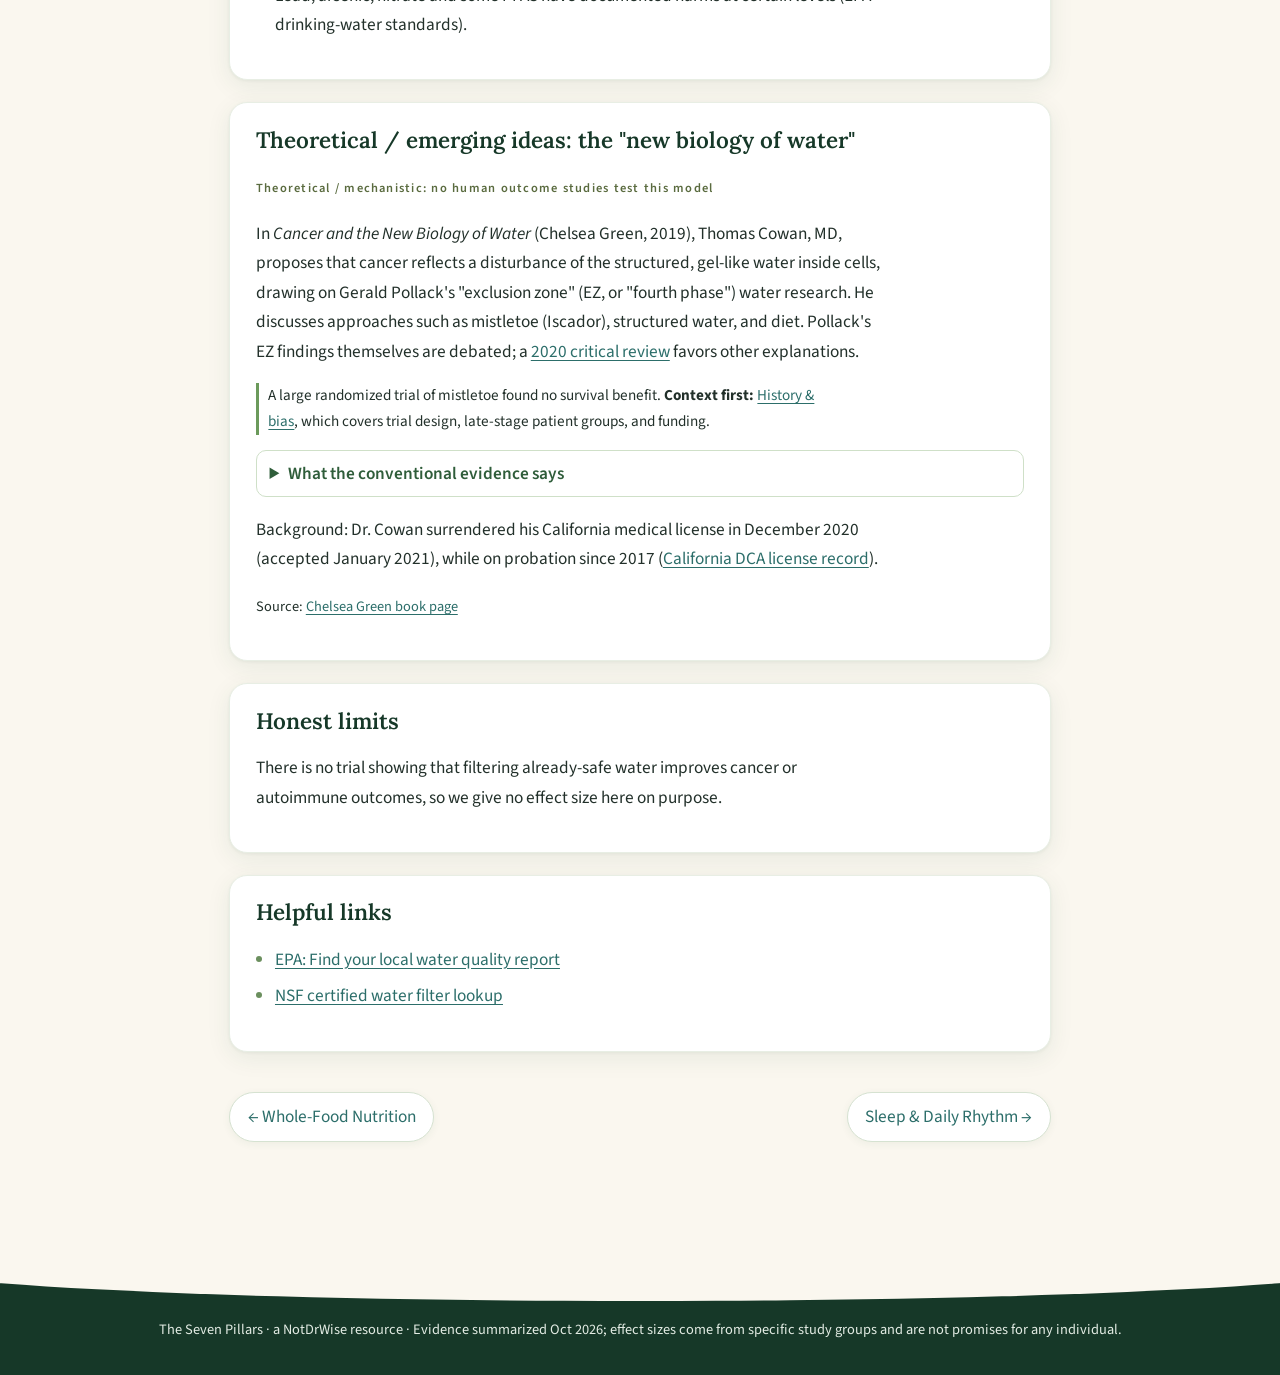
<file: water.html>
<!doctype html><html lang="en"><head><meta charset="utf-8"><meta name="viewport" content="width=device-width,initial-scale=1"><title>Clean Water &amp; Fewer Toxins · The Seven Pillars</title><link rel="preconnect" href="https://fonts.googleapis.com"><link rel="preconnect" href="https://fonts.gstatic.com" crossorigin><link href="https://fonts.googleapis.com/css2?family=Lora:wght@500;600;700&family=Source+Sans+3:wght@400;600&display=swap" rel="stylesheet"><link rel="stylesheet" href="style.css"></head>
<body><header><div class="wrap"><a class="brand" href="index.html"><svg class="leaf" viewBox="0 0 24 24" aria-hidden="true"><path d="M5 21c0-9 6-15 15-16-1 9-7 15-15 16zm0 0l8-8" fill="none" stroke="currentColor" stroke-width="1.6" stroke-linecap="round"/></svg> The Seven Pillars <span>· NotDrWise</span></a><nav aria-label="Pillars"><a href="faith.html"><span aria-hidden="true">✝️</span> Faith foundation</a><a href="history.html"><span aria-hidden="true">📜</span> History &amp; bias</a><a href="nutrition.html"><span aria-hidden="true">🌿</span> 1. Whole-Food Nutrition</a><a href="water.html"><span aria-hidden="true">💧</span> 2. Clean Water &amp; Fewer Toxins</a><a href="sleep.html"><span aria-hidden="true">🌙</span> 3. Sleep &amp; Daily Rhythm</a><a href="movement.html"><span aria-hidden="true">🥾</span> 4. Movement</a><a href="nutrients.html"><span aria-hidden="true">🌱</span> 5. Core Nutrient Sufficiency</a><a href="spirit.html"><span aria-hidden="true">🌅</span> 6. Spirit</a><a href="connection.html"><span aria-hidden="true">🤝</span> 7. Connection &amp; Healthy Boundaries</a></nav></div></header><main>
<div class="disc"><span class="disc-ic" aria-hidden="true">🍃</span><div><strong>Research and education only — not medical advice.</strong> These foundations complement care from your treating team; they never replace it. Supplements can interact with treatment. Talk with your care team before changing anything.</div></div>
<section class="phead"><span class="bigic" aria-hidden="true">💧</span><div><span class="tag">PILLAR 2 OF 7</span><h1>Clean Water &amp; Fewer Toxins</h1><p>Know what is in your water, then filter for that specific thing with a certified filter.</p><p>Cost: <strong>Free–Low</strong> · <span class="grade">Exposure-specific (no outcome trials of filtering safe water)</span></p></div></section>
<div class="video"><div>▶ Video placeholder — Episode 2: Clean Water &amp; Fewer Toxins<br><small>Script: <a href="scripts.md">scripts.md</a> (episode 2)</small></div></div>
<div class="card"><h2>Free & low-cost actions</h2><ul><li>Free: read your utility&#x27;s annual Consumer Confidence Report (water quality report).</li><li>Well owners: many state health departments offer low-cost testing.</li><li>Low cost: a pitcher or faucet filter certified to the NSF/ANSI standard for your contaminant (e.g., lead, PFAS).</li><li>If pipes may contain lead, run cold water before drinking; never use hot tap water for cooking.</li><li>Free: ventilate, fix moisture and mold, avoid heating food in plastic.</li></ul></div>
<div class="card"><h2>What the research says</h2><ul><li><span class="tag">Regulatory / exposure science</span><br>Lead, arsenic, nitrate and some PFAS have documented harms at certain levels (EPA drinking-water standards).</li></ul></div>
<div class="card theory"><h2>Theoretical / emerging ideas: the &quot;new biology of water&quot;</h2><p><span class="tag">Theoretical / mechanistic: no human outcome studies test this model</span></p><p>In <em>Cancer and the New Biology of Water</em> (Chelsea Green, 2019), Thomas Cowan, MD, proposes that cancer reflects a disturbance of the structured, gel-like water inside cells, drawing on Gerald Pollack&#39;s &quot;exclusion zone&quot; (EZ, or &quot;fourth phase&quot;) water research. He discusses approaches such as mistletoe (Iscador), structured water, and diet. Pollack&#39;s EZ findings themselves are debated; a <a href="https://pmc.ncbi.nlm.nih.gov/articles/PMC7404113/">2020 critical review</a> favors other explanations.</p><p class="ctx">A large randomized trial of mistletoe found no survival benefit. <strong>Context first:</strong> <a href="history.html">History &amp; bias</a>, which covers trial design, late-stage patient groups, and funding.</p><details><summary>What the conventional evidence says</summary><p>Mistletoe has its own clinical trial record, with mixed results. In the MISTRAL randomized trial in advanced pancreatic cancer (n=290), it did not improve overall survival (HR 1.13, 0.89–1.44) or quality of life (<a href="https://pubmed.ncbi.nlm.nih.gov/38915151/">PubMed 38915151</a>).</p></details><p>Background: Dr. Cowan surrendered his California medical license in December 2020 (accepted January 2021), while on probation since 2017 (<a href="https://search.dca.ca.gov/details/8002/G/86923/681efde9c99ad1775263afbc39c180b8">California DCA license record</a>).</p><p><small>Source: <a href="https://www.chelseagreen.com/product/cancer-and-the-new-biology-of-water/">Chelsea Green book page</a></small></p></div>
<div class="card"><h2>Honest limits</h2><p>There is no trial showing that filtering already-safe water improves cancer or autoimmune outcomes, so we give no effect size here on purpose.</p></div>
<div class="card"><h2>Helpful links</h2><ul><li><a href="https://www.epa.gov/ccr">EPA: Find your local water quality report</a></li><li><a href="https://www.nsf.org/certified-products-systems">NSF certified water filter lookup</a></li></ul></div><div class="pn"><a href="nutrition.html">← Whole-Food Nutrition</a><a href="sleep.html">Sleep & Daily Rhythm →</a></div></main><footer><div class="wave" aria-hidden="true"></div>The Seven Pillars · a NotDrWise resource · Evidence summarized Oct 2026; effect sizes come from specific study groups and are not promises for any individual.</footer></body></html>
</file>
<file: style.css>
:root{--fern:#1f4d36;--forest:#163828;--moss:#6b8f5e;--sage:#dfe8da;--mist:#e6f0ef;--teal:#2c6e6a;--cream:#faf7ef;--gold:#b8892b;--ink:#22302a;--muted:#55635b}
*{box-sizing:border-box}html{scroll-behavior:smooth}
body{margin:0;font-family:"Source Sans 3",system-ui,-apple-system,Segoe UI,Roboto,sans-serif;font-size:1.08rem;line-height:1.7;color:var(--ink);background:var(--cream) radial-gradient(1200px 600px at 100% 0,#e9f1e4 0,transparent 60%) no-repeat}
h1,h2,h3{font-family:Lora,Georgia,serif;color:var(--forest);line-height:1.25;font-weight:600}
h1{font-size:clamp(2rem,4.5vw,3rem);margin:.3rem 0 .6rem}h2{font-size:1.4rem;margin-top:0}h3{font-size:1.2rem;margin:.3rem 0}
a{color:var(--teal);text-underline-offset:3px}a:hover{color:var(--fern)}
header{background:linear-gradient(135deg,var(--forest),var(--fern) 60%,#24605a);color:#fff;padding:1rem 1.2rem;position:sticky;top:0;z-index:5;box-shadow:0 2px 12px rgba(10,40,25,.25)}
.wrap{max-width:1100px;margin:0 auto}
.brand{color:#fff;text-decoration:none;font-family:Lora,serif;font-size:1.3rem;font-weight:600;display:inline-flex;align-items:center;gap:.45rem}.brand span{opacity:.8;font-weight:500;font-size:1rem}
.leaf{width:1.4rem;height:1.4rem;color:#d9c27a}
nav{display:flex;flex-wrap:wrap;gap:.45rem;margin-top:.6rem}
nav a{color:#fff;text-decoration:none;font-size:.9rem;background:rgba(255,255,255,.12);border:1px solid rgba(255,255,255,.2);padding:.25rem .75rem;border-radius:99px;transition:background .2s}
nav a:hover,nav a:focus{background:rgba(255,255,255,.26);color:#fff}
.hero{position:relative;min-height:62vh;display:flex;align-items:flex-end;background:linear-gradient(180deg,rgba(14,40,28,.05) 30%,rgba(14,40,28,.72)),url([data-uri]) center/cover no-repeat;color:#fff}
.hero-in{max-width:1100px;margin:0 auto;width:100%;padding:3rem 1.5rem 3.2rem}
.hero h1{color:#fff;font-size:clamp(2.4rem,6vw,4rem);text-shadow:0 2px 14px rgba(0,0,0,.45)}
.hero p{max-width:40rem;font-size:1.2rem;text-shadow:0 1px 8px rgba(0,0,0,.55)}
.eyebrow{text-transform:uppercase;letter-spacing:.14em;font-size:.85rem!important;color:#f1dea0;margin:0}
.btn{display:inline-block;margin-top:.6rem;background:var(--gold);color:#1c1a10;font-weight:600;text-decoration:none;padding:.65rem 1.4rem;border-radius:99px;box-shadow:0 4px 14px rgba(0,0,0,.25)}.btn:hover{background:#d0a446;color:#1c1a10}
main{max-width:860px;margin:0 auto;padding:1.5rem 1.2rem 2rem}
main>p,main li,.card p{max-width:70ch}
.disc{display:flex;gap:.8rem;align-items:flex-start;background:var(--mist);border:1px solid #c8dedb;border-left:5px solid var(--teal);padding:1rem 1.2rem;border-radius:14px;margin:1.2rem 0 2rem;font-size:.98rem}
.disc-ic{font-size:1.4rem;line-height:1.4}
.card{background:#fff;border-radius:18px;padding:1.4rem 1.6rem;margin:1.4rem 0;box-shadow:0 6px 24px rgba(31,77,54,.08),0 1px 3px rgba(31,77,54,.06);border:1px solid #e8eee4}
.grid{display:grid;grid-template-columns:repeat(auto-fit,minmax(240px,1fr));gap:1.2rem;margin:1.5rem 0}
.grid .card{margin:0}
.pcard{text-decoration:none;color:inherit;display:block;transition:transform .2s,box-shadow .2s;border-top:4px solid var(--moss)}
.pcard:hover{transform:translateY(-3px);box-shadow:0 12px 30px rgba(31,77,54,.15);color:inherit}
.ic{display:inline-flex;align-items:center;justify-content:center;width:3rem;height:3rem;border-radius:50%;background:var(--sage);font-size:1.5rem;margin-bottom:.5rem}
.phead{display:flex;gap:1.2rem;align-items:flex-start;background:linear-gradient(135deg,#eef4ea,var(--mist));border-radius:22px;padding:1.6rem;margin-bottom:1.5rem}
.bigic{flex:none;display:flex;align-items:center;justify-content:center;width:4.5rem;height:4.5rem;border-radius:50%;background:#fff;font-size:2.3rem;box-shadow:0 4px 14px rgba(31,77,54,.12)}
.grade{display:inline-block;background:var(--sage);color:var(--forest);padding:.2rem .75rem;border-radius:99px;font-size:.88rem;font-weight:600}
.tag{font-size:.78rem;font-weight:600;letter-spacing:.1em;color:#5a6b3f}
.video{aspect-ratio:16/9;background:linear-gradient(160deg,#dfe9e0,#d6e8e6);border:2px dashed #9db8a8;border-radius:18px;display:flex;align-items:center;justify-content:center;text-align:center;color:var(--muted);padding:1rem;margin:1.5rem 0}
ul{padding-left:1.2rem}li{margin:.45rem 0}li::marker{color:var(--moss)}
table{width:100%;border-collapse:collapse;font-size:.95rem}td,th{border-bottom:1px solid #e3eadf;padding:.6rem .5rem;text-align:left;vertical-align:top}th{color:var(--forest);font-family:Lora,serif}
tr:nth-child(even) td{background:#f7faf4}
.pn{display:flex;justify-content:space-between;gap:1rem;flex-wrap:wrap;margin:2.5rem 0}
.pn a{background:#fff;border:1px solid #d6e2d1;padding:.6rem 1.1rem;border-radius:99px;text-decoration:none;box-shadow:0 2px 8px rgba(31,77,54,.06)}
footer{position:relative;text-align:center;font-size:.9rem;color:#e3ece4;background:var(--forest);padding:3.5rem 1.2rem 2rem;margin-top:3rem}
footer .wave{position:absolute;top:-1px;left:0;right:0;height:40px;background:var(--cream);clip-path:ellipse(60% 100% at 50% 0)}
:focus-visible{outline:3px solid var(--gold);outline-offset:2px}
@media(max-width:640px){body{font-size:1rem}.card{padding:1.1rem 1.1rem}.phead{flex-direction:column;padding:1.2rem}.hero{min-height:52vh}nav{flex-wrap:nowrap;overflow-x:auto;padding-bottom:.3rem}nav a{white-space:nowrap}header{position:static}table{font-size:.88rem}}
details{background:rgba(255,255,255,.55);border:1px solid #cfe0c8;border-radius:10px;padding:.5rem .8rem;margin:.4rem 0}
summary{cursor:pointer;font-weight:600;color:#2f5d3a}
.ctx{font-size:.95rem;border-left:3px solid #6b9a5b;padding-left:.6rem}
blockquote{margin:.6rem 0;padding:.4rem .9rem;border-left:3px solid #6b9a5b;font-style:italic}blockquote cite{display:block;font-style:normal;font-size:.85rem;color:#2f5d3a}
</file>
